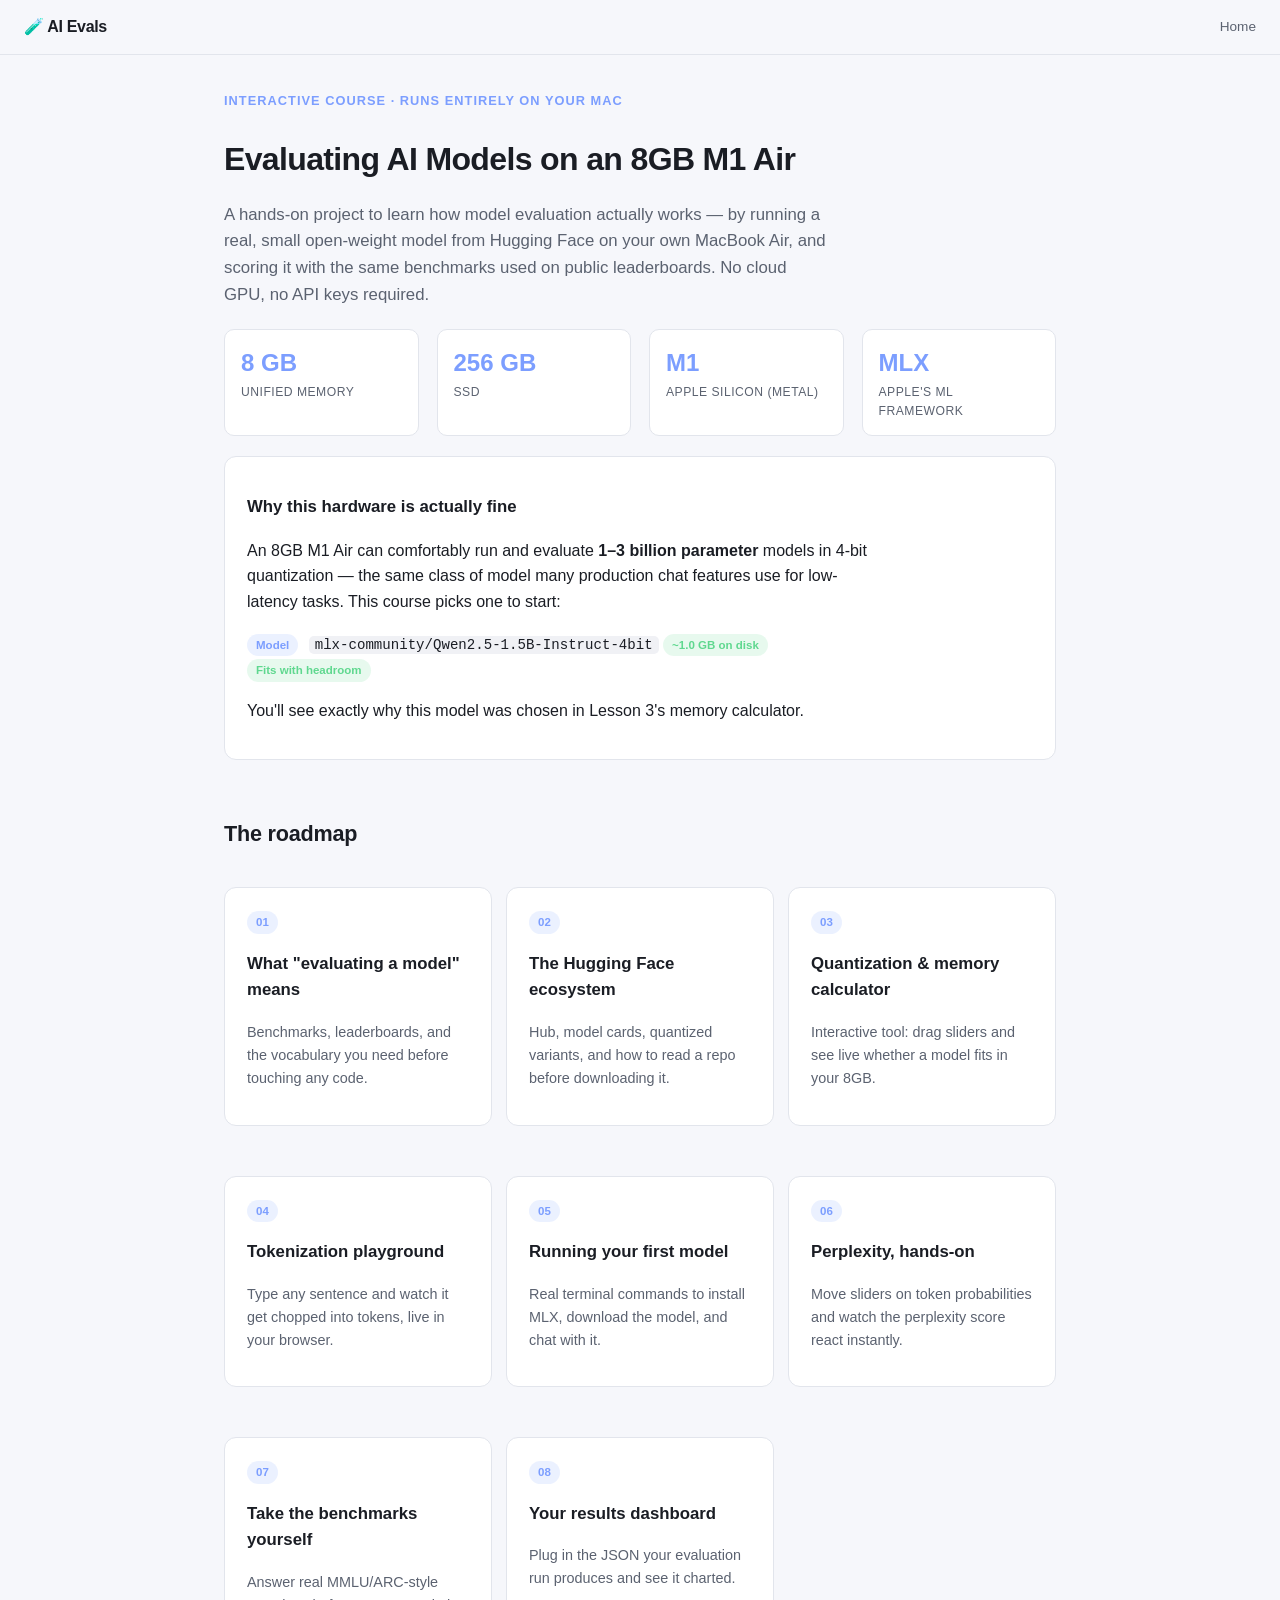
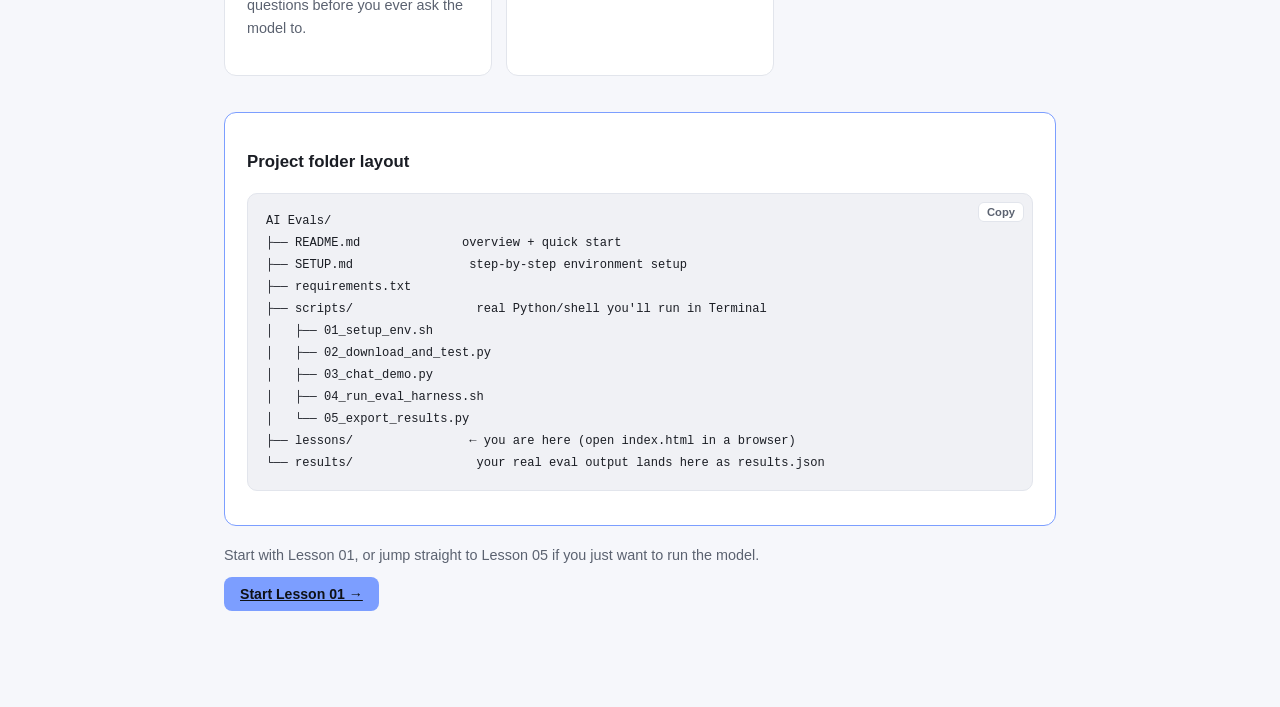
<file: lessons/index.html>
<!DOCTYPE html>
<html lang="en">
<head>
<meta charset="UTF-8">
<meta name="viewport" content="width=device-width, initial-scale=1.0">
<title>AI Evals — Evaluating Language Models on a MacBook Air M1 (8GB)</title>
<link rel="stylesheet" href="css/style.css">
</head>
<body>
<div class="topbar">
  <a class="brand" href="index.html">🧪 AI Evals</a>
  <span class="crumbs">Home</span>
</div>
<div class="wrap">
  <span class="kicker">Interactive course · runs entirely on your Mac</span>
  <h1>Evaluating AI Models on an 8GB M1 Air</h1>
  <p class="lede">
    A hands-on project to learn how model evaluation actually works — by running a real,
    small open-weight model from Hugging Face on your own MacBook Air, and scoring it with
    the same benchmarks used on public leaderboards. No cloud GPU, no API keys required.
  </p>

  <div class="hw-strip">
    <div class="stat"><div class="n">8 GB</div><div class="l">Unified memory</div></div>
    <div class="stat"><div class="n">256 GB</div><div class="l">SSD</div></div>
    <div class="stat"><div class="n">M1</div><div class="l">Apple Silicon (Metal)</div></div>
    <div class="stat"><div class="n">MLX</div><div class="l">Apple's ML framework</div></div>
  </div>

  <div class="card">
    <h3>Why this hardware is actually fine</h3>
    <p>
      An 8GB M1 Air can comfortably run and evaluate <strong>1–3 billion parameter</strong>
      models in 4-bit quantization — the same class of model many production chat features use
      for low-latency tasks. This course picks one to start:
    </p>
    <p>
      <span class="badge">Model</span> <code>mlx-community/Qwen2.5-1.5B-Instruct-4bit</code>
      <span class="badge good">~1.0 GB on disk</span>
      <span class="badge good">Fits with headroom</span>
    </p>
    <p>You'll see exactly why this model was chosen in Lesson 3's memory calculator.</p>
  </div>

  <h2>The roadmap</h2>
  <div class="grid">
    <a class="card" style="text-decoration:none;color:inherit" href="01-intro-model-evaluation.html">
      <div class="badge">01</div>
      <h3>What "evaluating a model" means</h3>
      <p style="color:var(--text-dim);font-size:0.9rem">Benchmarks, leaderboards, and the vocabulary you need before touching any code.</p>
    </a>
    <a class="card" style="text-decoration:none;color:inherit" href="02-hugging-face-ecosystem.html">
      <div class="badge">02</div>
      <h3>The Hugging Face ecosystem</h3>
      <p style="color:var(--text-dim);font-size:0.9rem">Hub, model cards, quantized variants, and how to read a repo before downloading it.</p>
    </a>
    <a class="card" style="text-decoration:none;color:inherit" href="03-quantization-memory-calculator.html">
      <div class="badge">03</div>
      <h3>Quantization &amp; memory calculator</h3>
      <p style="color:var(--text-dim);font-size:0.9rem">Interactive tool: drag sliders and see live whether a model fits in your 8GB.</p>
    </a>
    <a class="card" style="text-decoration:none;color:inherit" href="04-tokenization-playground.html">
      <div class="badge">04</div>
      <h3>Tokenization playground</h3>
      <p style="color:var(--text-dim);font-size:0.9rem">Type any sentence and watch it get chopped into tokens, live in your browser.</p>
    </a>
    <a class="card" style="text-decoration:none;color:inherit" href="05-running-mlx-model.html">
      <div class="badge">05</div>
      <h3>Running your first model</h3>
      <p style="color:var(--text-dim);font-size:0.9rem">Real terminal commands to install MLX, download the model, and chat with it.</p>
    </a>
    <a class="card" style="text-decoration:none;color:inherit" href="06-perplexity-explained.html">
      <div class="badge">06</div>
      <h3>Perplexity, hands-on</h3>
      <p style="color:var(--text-dim);font-size:0.9rem">Move sliders on token probabilities and watch the perplexity score react instantly.</p>
    </a>
    <a class="card" style="text-decoration:none;color:inherit" href="07-benchmarks-quiz.html">
      <div class="badge">07</div>
      <h3>Take the benchmarks yourself</h3>
      <p style="color:var(--text-dim);font-size:0.9rem">Answer real MMLU/ARC-style questions before you ever ask the model to.</p>
    </a>
    <a class="card" style="text-decoration:none;color:inherit" href="08-results-dashboard.html">
      <div class="badge">08</div>
      <h3>Your results dashboard</h3>
      <p style="color:var(--text-dim);font-size:0.9rem">Plug in the JSON your evaluation run produces and see it charted.</p>
    </a>
  </div>

  <div class="card" style="border-color:var(--accent)">
    <h3>Project folder layout</h3>
    <pre><code>AI Evals/
├── README.md              overview + quick start
├── SETUP.md                step-by-step environment setup
├── requirements.txt
├── scripts/                 real Python/shell you'll run in Terminal
│   ├── 01_setup_env.sh
│   ├── 02_download_and_test.py
│   ├── 03_chat_demo.py
│   ├── 04_run_eval_harness.sh
│   └── 05_export_results.py
├── lessons/                ← you are here (open index.html in a browser)
└── results/                 your real eval output lands here as results.json</code></pre>
  </div>

  <p style="color:var(--text-dim);font-size:0.9rem">
    Start with Lesson 01, or jump straight to Lesson 05 if you just want to run the model.
  </p>
  <a class="btn" href="01-intro-model-evaluation.html">Start Lesson 01 →</a>
</div>
<script src="js/common.js"></script>
</body>
</html>
</file>
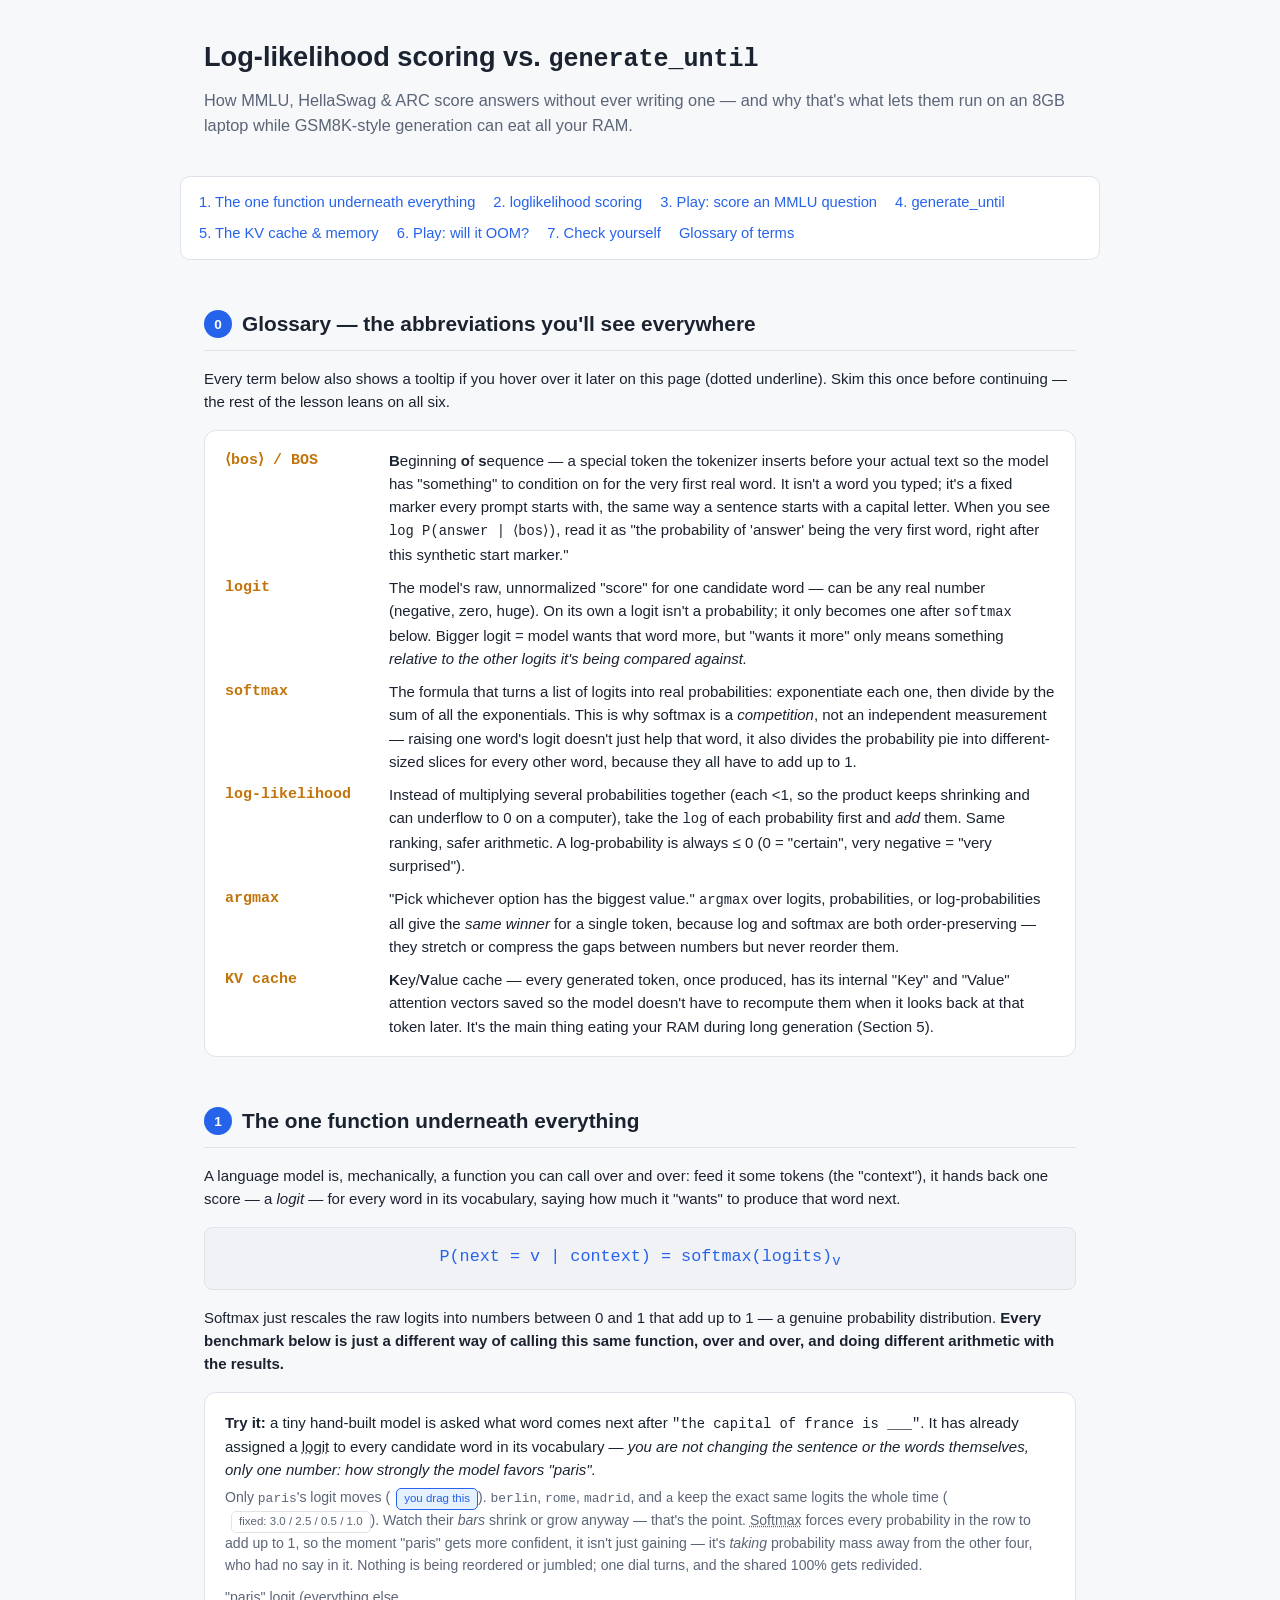
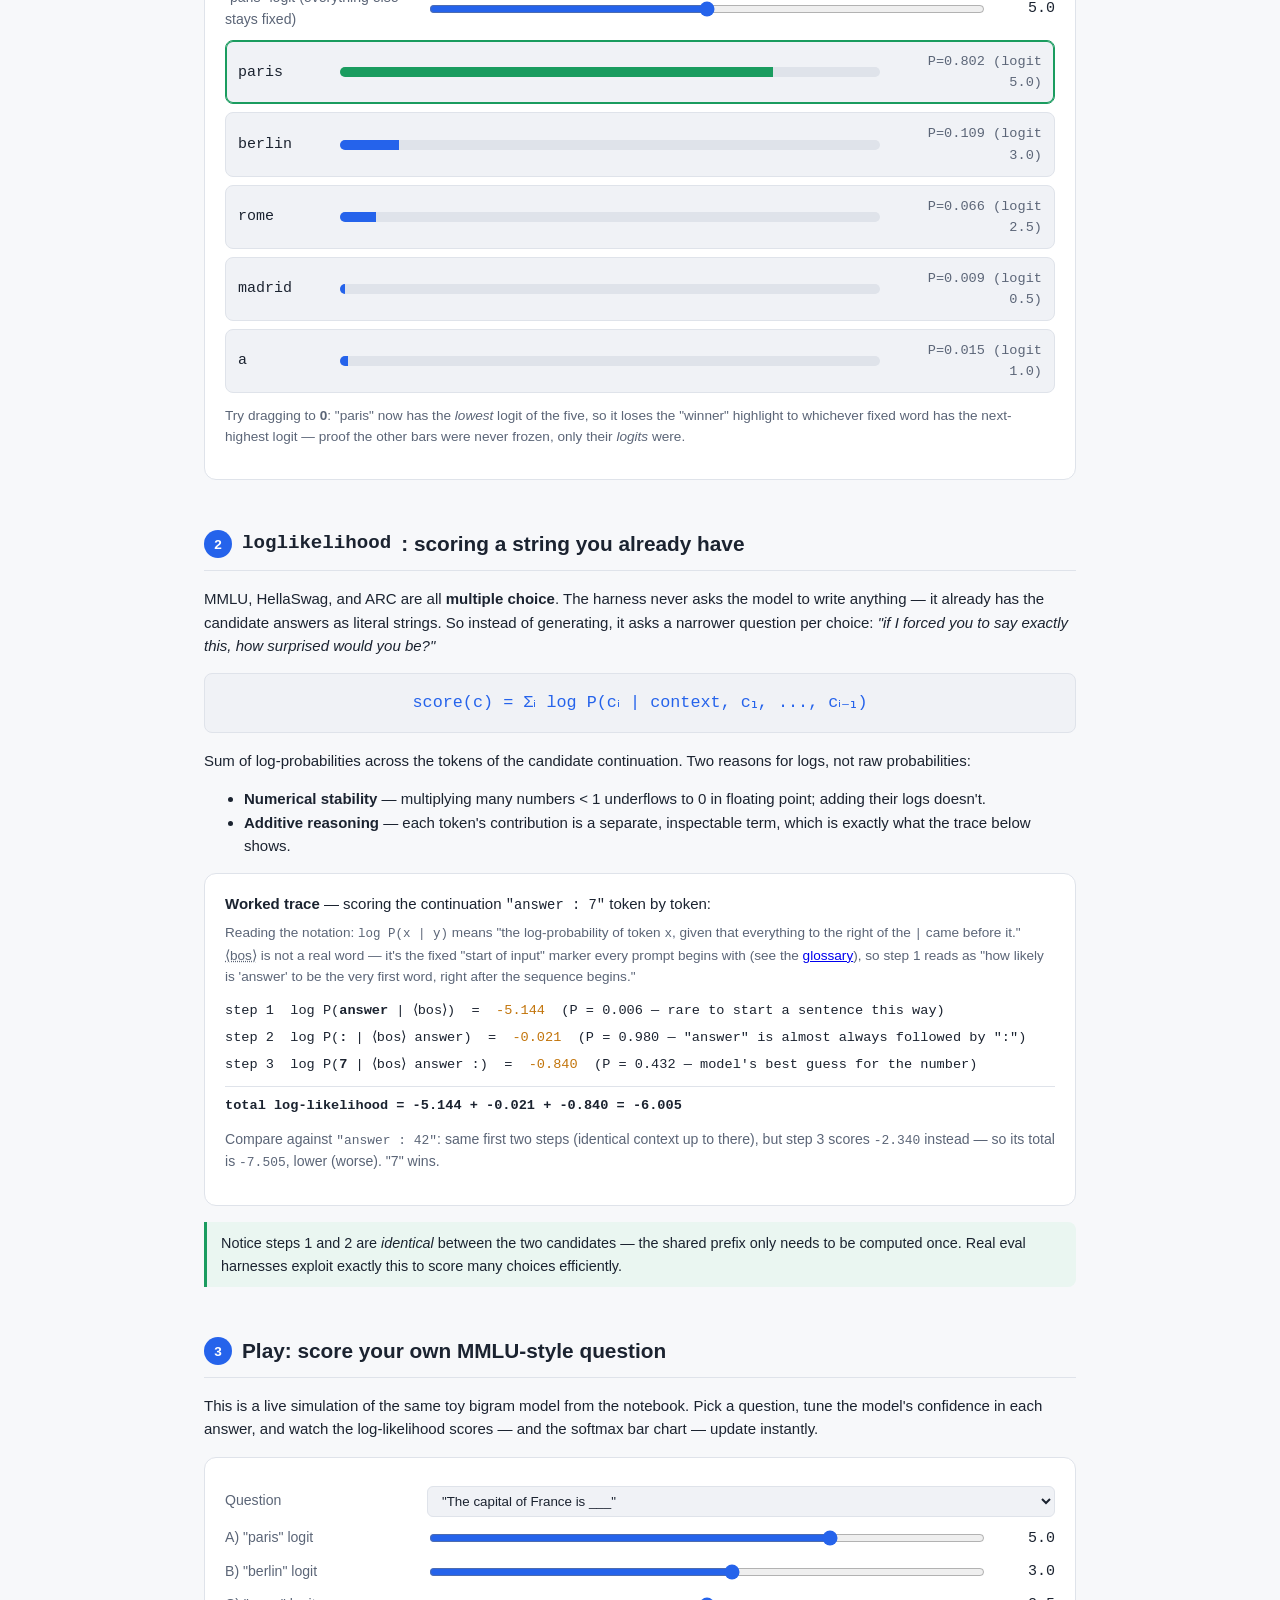
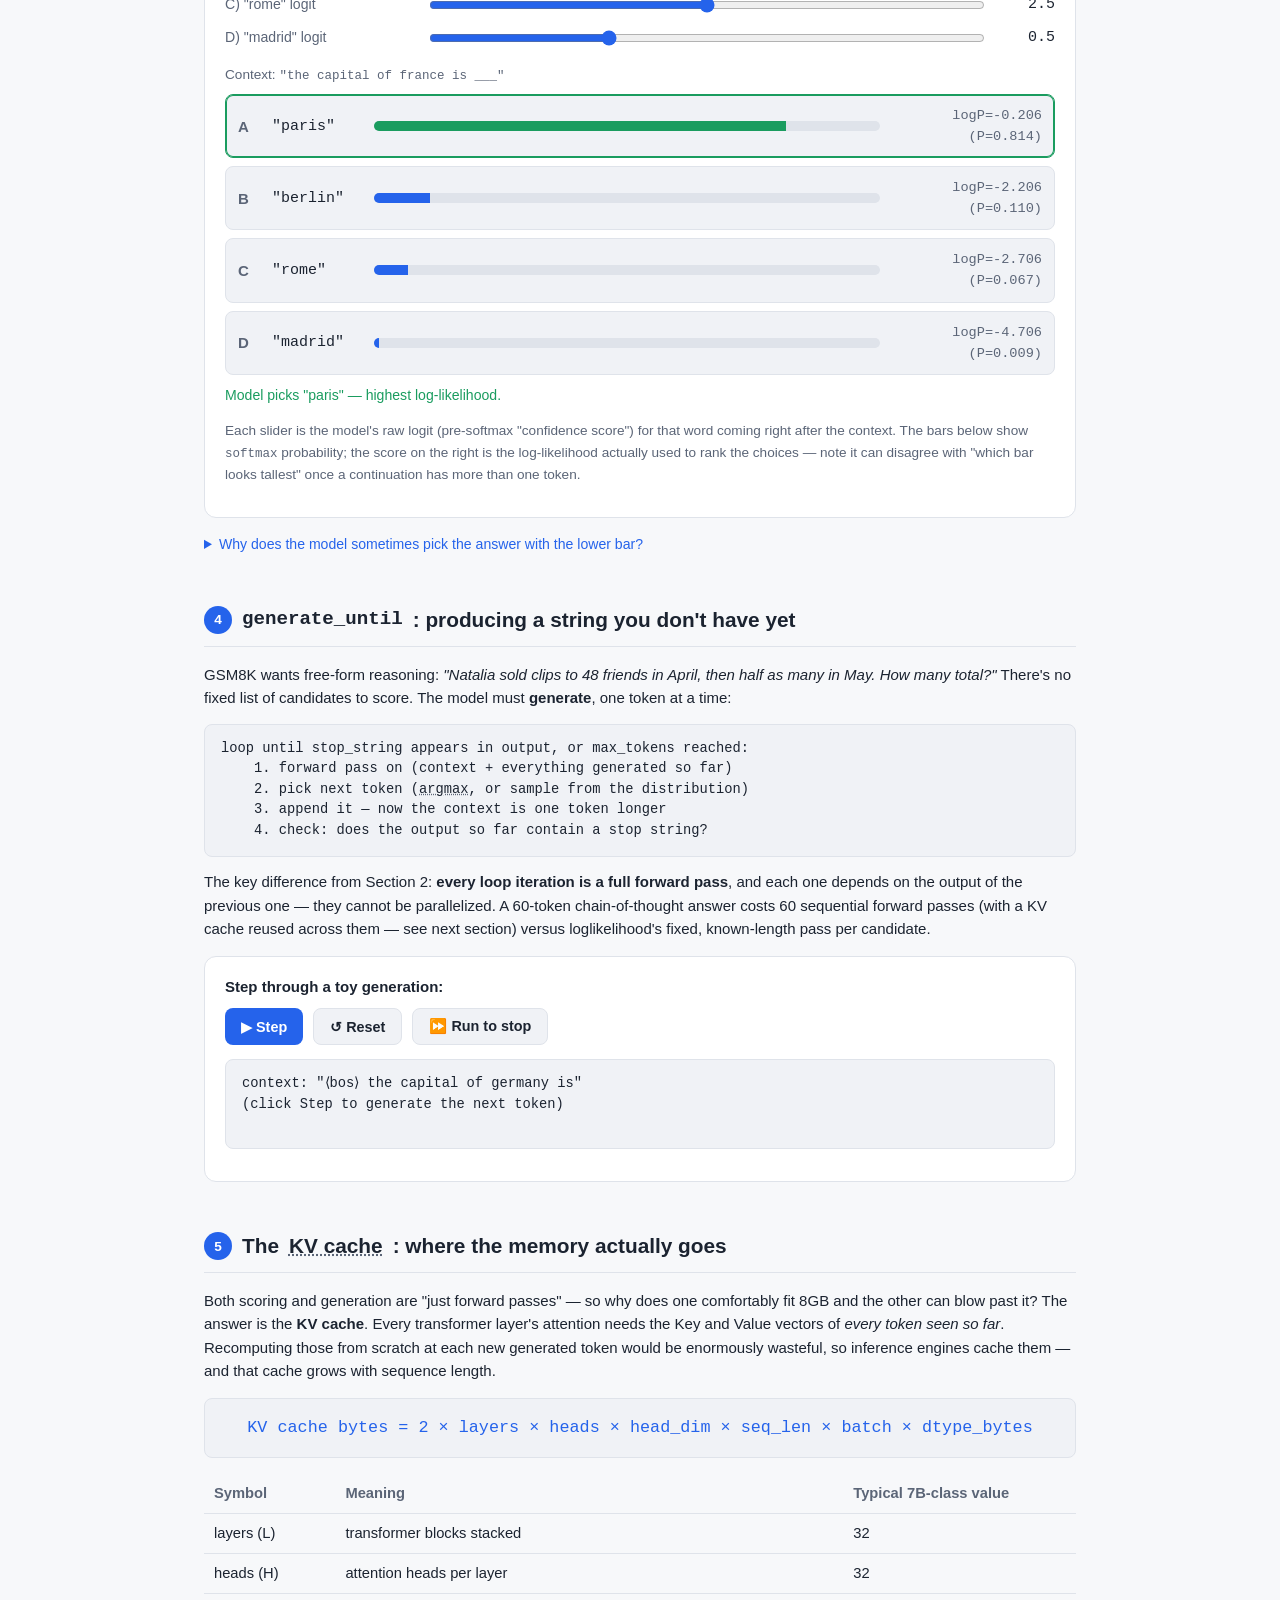
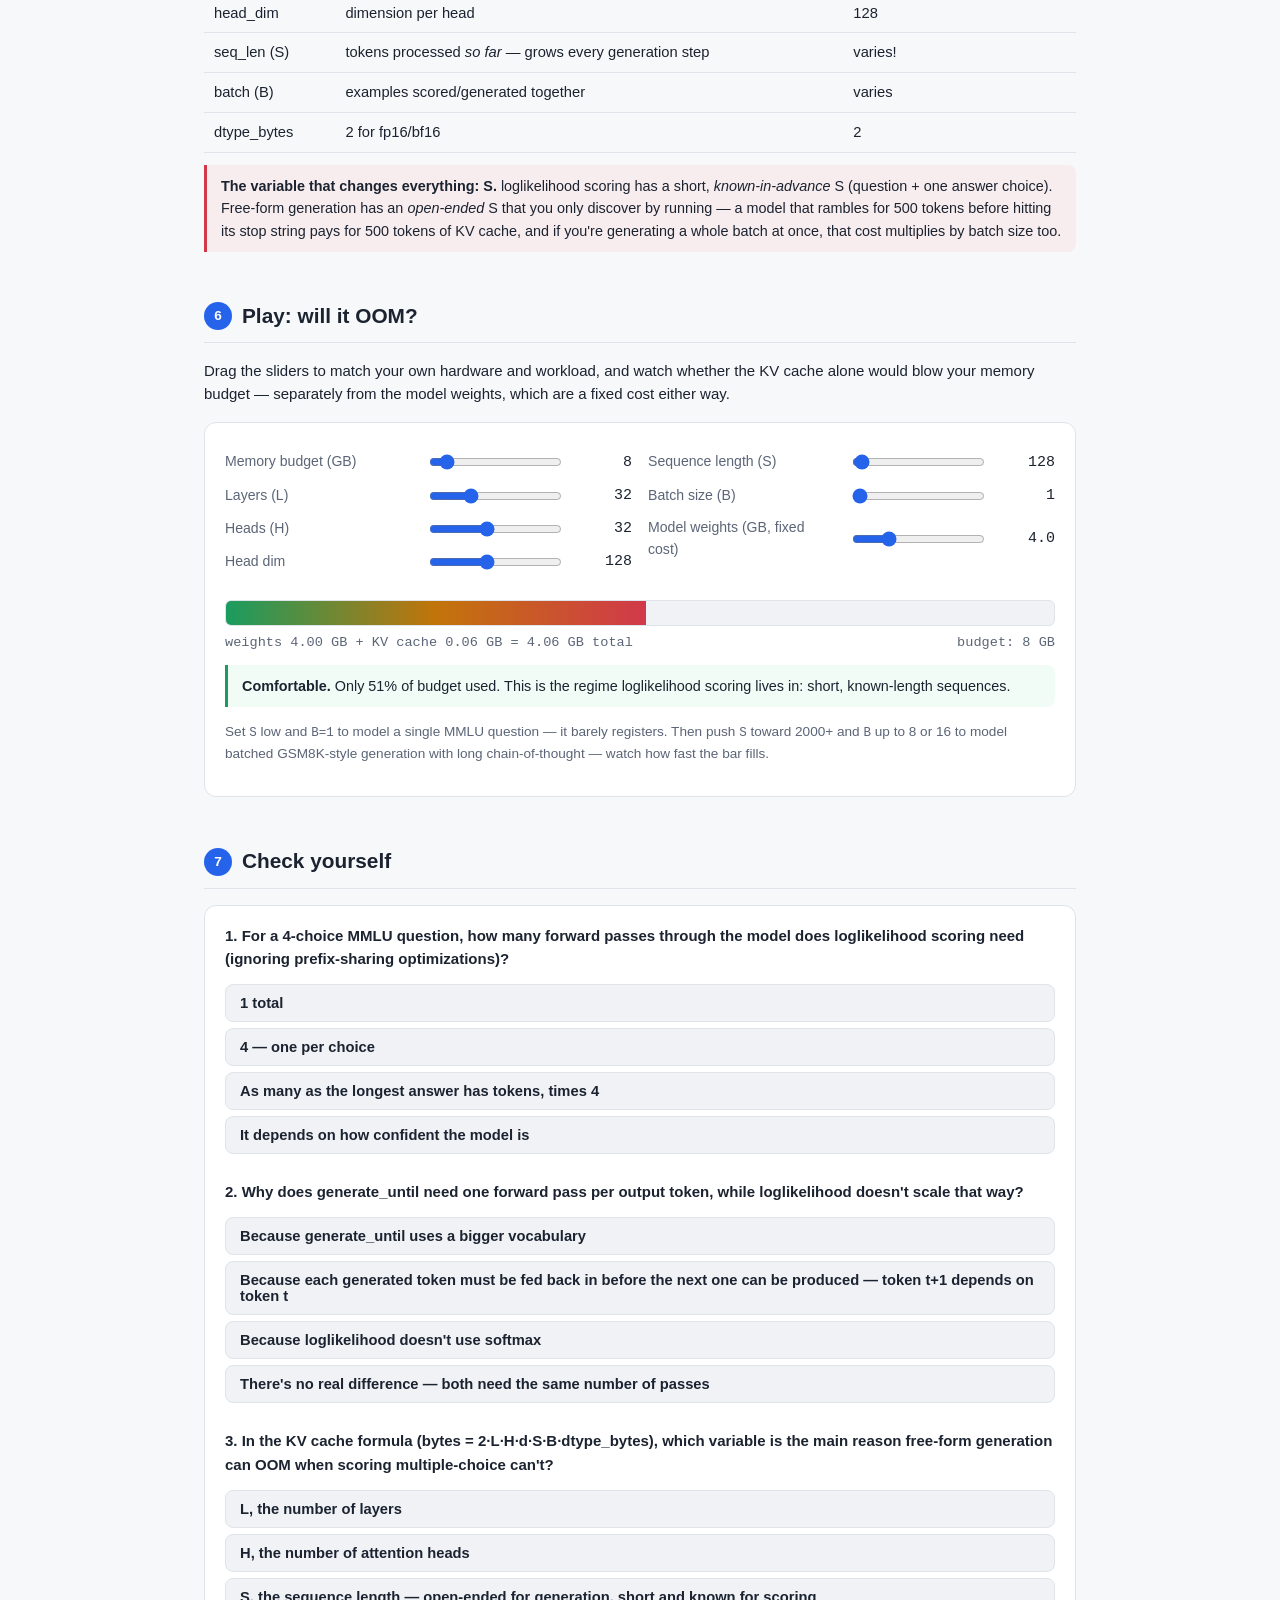
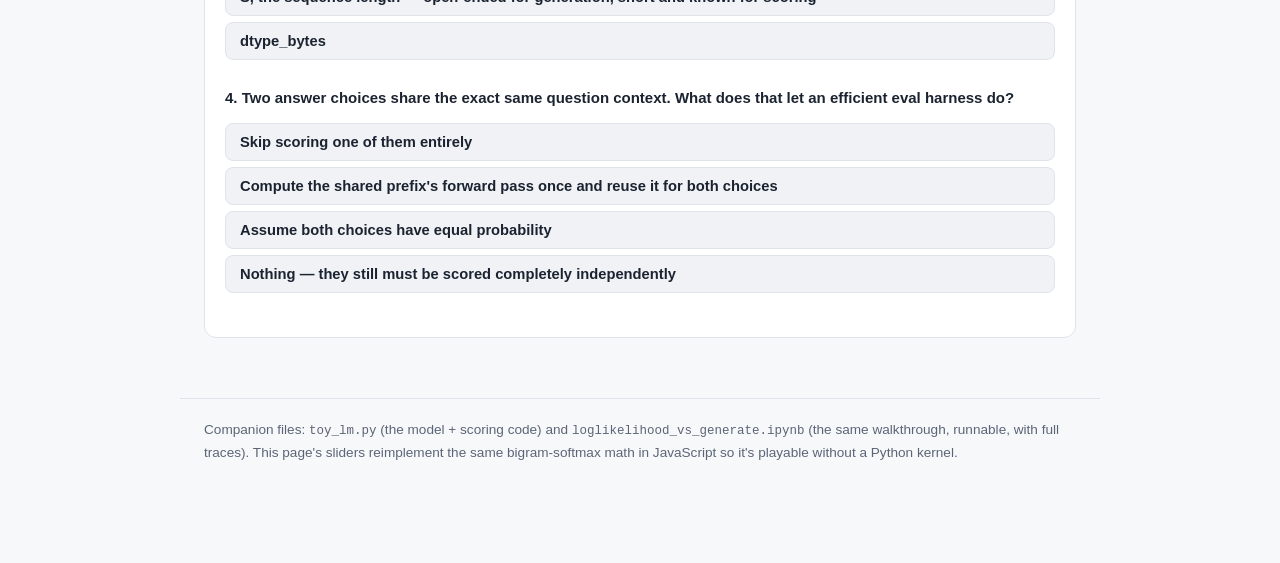
<file: Day2-loglikelihood-code/lesson.html>
<!doctype html>
<html lang="en">
<head>
<meta charset="utf-8"/>
<meta name="viewport" content="width=device-width, initial-scale=1"/>
<title>Log-likelihood scoring vs. generate_until</title>
<style>
  :root{
    --bg:#0e1116; --panel:#161b22; --panel2:#1c2230; --border:#2a3040;
    --text:#e6edf3; --muted:#9aa7b8; --accent:#5aa0ff; --accent2:#ffb454;
    --good:#4fd18b; --bad:#ff6b6b; --mono:'SFMono-Regular',Consolas,'Liberation Mono',Menlo,monospace;
  }
  @media (prefers-color-scheme: light){
    :root{ --bg:#f7f8fa; --panel:#ffffff; --panel2:#f0f2f6; --border:#dfe3ea;
      --text:#1b2330; --muted:#5b6577; --accent:#2563eb; --accent2:#c2740a;
      --good:#1a9c5f; --bad:#d1394a; }
  }
  *{box-sizing:border-box;}
  body{
    margin:0; background:var(--bg); color:var(--text);
    font:15px/1.55 -apple-system,BlinkMacSystemFont,"Segoe UI",Roboto,Helvetica,Arial,sans-serif;
    padding-bottom:80px;
  }
  header{
    padding:36px 24px 20px; max-width:920px; margin:0 auto;
  }
  header h1{ font-size:1.7rem; margin:0 0 8px; }
  header p.sub{ color:var(--muted); margin:0; font-size:1.02rem; }
  nav.toc{
    max-width:920px; margin:18px auto 0; padding:14px 18px; background:var(--panel);
    border:1px solid var(--border); border-radius:10px; display:flex; flex-wrap:wrap; gap:8px 18px;
  }
  nav.toc a{ color:var(--accent); text-decoration:none; font-size:.92rem; }
  nav.toc a:hover{ text-decoration:underline; }
  main{ max-width:920px; margin:0 auto; padding:0 24px; }
  section{ margin-top:48px; }
  section h2{
    font-size:1.3rem; border-bottom:1px solid var(--border); padding-bottom:10px; margin-bottom:16px;
    display:flex; align-items:center; gap:10px;
  }
  section h2 .num{
    display:inline-flex; align-items:center; justify-content:center;
    width:28px; height:28px; border-radius:50%; background:var(--accent); color:#fff;
    font-size:.85rem; font-weight:700; flex:none;
  }
  p{ margin:0 0 14px; }
  .card{
    background:var(--panel); border:1px solid var(--border); border-radius:12px;
    padding:18px 20px; margin:16px 0;
  }
  .grid2{ display:grid; grid-template-columns:1fr 1fr; gap:16px; }
  @media (max-width:720px){ .grid2{ grid-template-columns:1fr; } }
  code, .mono{ font-family:var(--mono); font-size:.92em; }
  pre{
    background:var(--panel2); border:1px solid var(--border); border-radius:8px;
    padding:14px 16px; overflow-x:auto; font-family:var(--mono); font-size:.86rem; line-height:1.5;
  }
  .formula{
    background:var(--panel2); border:1px solid var(--border); border-radius:8px;
    padding:16px 18px; text-align:center; font-family:var(--mono); font-size:1.05rem;
    margin:16px 0; color:var(--accent);
  }
  table{ width:100%; border-collapse:collapse; margin:12px 0; font-size:.92rem; }
  th,td{ text-align:left; padding:8px 10px; border-bottom:1px solid var(--border); }
  th{ color:var(--muted); font-weight:600; }
  .pill{
    display:inline-block; padding:2px 9px; border-radius:999px; font-size:.75rem;
    background:var(--panel2); border:1px solid var(--border); color:var(--muted);
  }
  .choice-row{
    display:flex; align-items:center; gap:12px; padding:10px 12px; border-radius:8px;
    background:var(--panel2); margin:8px 0; border:1px solid var(--border);
  }
  .choice-row.winner{ border-color:var(--good); box-shadow:0 0 0 1px var(--good) inset; }
  .choice-label{ width:22px; font-weight:700; color:var(--muted); flex:none; }
  .choice-word{ width:90px; font-family:var(--mono); flex:none; }
  .bar-track{ flex:1; height:10px; background:var(--border); border-radius:6px; overflow:hidden; }
  .bar-fill{ height:100%; background:var(--accent); transition:width .25s ease; }
  .winner .bar-fill{ background:var(--good); }
  .choice-score{ width:150px; text-align:right; font-family:var(--mono); font-size:.85rem; color:var(--muted); flex:none; }
  input[type=range]{ width:100%; accent-color:var(--accent); }
  .slider-row{ display:flex; align-items:center; gap:12px; margin:10px 0; }
  .slider-row label{ width:190px; flex:none; font-size:.88rem; color:var(--muted); }
  .slider-row .val{ width:56px; text-align:right; font-family:var(--mono); flex:none; }
  button{
    background:var(--accent); color:#fff; border:none; border-radius:8px; padding:9px 16px;
    font-size:.9rem; font-weight:600; cursor:pointer;
  }
  button.secondary{ background:var(--panel2); color:var(--text); border:1px solid var(--border); }
  button:hover{ filter:brightness(1.08); }
  .trace-line{ font-family:var(--mono); font-size:.85rem; padding:3px 0; }
  .trace-line .lp{ color:var(--accent2); }
  .warn{
    border-left:3px solid var(--bad); background:rgba(255,107,107,.08); padding:10px 14px; border-radius:0 8px 8px 0;
    font-size:.9rem; margin:12px 0;
  }
  .ok{
    border-left:3px solid var(--good); background:rgba(79,209,139,.08); padding:10px 14px; border-radius:0 8px 8px 0;
    font-size:.9rem; margin:12px 0;
  }
  .memory-bar-outer{ height:26px; background:var(--panel2); border:1px solid var(--border); border-radius:6px; overflow:hidden; position:relative; margin:6px 0; }
  .memory-bar-inner{ height:100%; background:linear-gradient(90deg,var(--good),var(--accent2),var(--bad)); transition:width .2s; }
  .memory-budget-line{ position:absolute; top:0; bottom:0; width:2px; background:var(--text); }
  .memory-readout{ display:flex; justify-content:space-between; font-family:var(--mono); font-size:.85rem; margin-top:4px; color:var(--muted); }
  .foot-nav{ display:flex; justify-content:space-between; margin-top:14px; }
  .foot-nav a{ color:var(--muted); font-size:.85rem; text-decoration:none; }
  .foot-nav a:hover{ color:var(--accent); }
  details.hint{ margin:10px 0; }
  details.hint summary{ cursor:pointer; color:var(--accent); font-size:.88rem; }
  .kbd{ font-family:var(--mono); background:var(--panel2); border:1px solid var(--border); border-radius:4px; padding:1px 6px; font-size:.82em; }
  footer{ max-width:920px; margin:60px auto 0; padding:20px 24px; color:var(--muted); font-size:.85rem; border-top:1px solid var(--border); }
  .quiz-opt{
    display:block; width:100%; text-align:left; background:var(--panel2); border:1px solid var(--border);
    color:var(--text); padding:10px 14px; border-radius:8px; margin:6px 0; cursor:pointer; font-size:.92rem;
  }
  .quiz-opt:hover{ border-color:var(--accent); }
  .quiz-opt.correct{ border-color:var(--good); background:rgba(79,209,139,.12); }
  .quiz-opt.incorrect{ border-color:var(--bad); background:rgba(255,107,107,.12); }
  .quiz-feedback{ margin-top:8px; font-size:.88rem; }
  .progress-track{ position:fixed; top:0; left:0; height:3px; background:var(--accent); z-index:50; transition:width .1s; }
  abbr{ text-decoration:underline dotted var(--muted); cursor:help; }
  .glossary{ display:grid; grid-template-columns:1fr; gap:10px; }
  .glossary .term{ display:grid; grid-template-columns:150px 1fr; gap:14px; align-items:start; }
  @media (max-width:600px){ .glossary .term{ grid-template-columns:1fr; } }
  .glossary .term .name{ font-family:var(--mono); font-weight:700; color:var(--accent2); }
  .fixed-tag{ display:inline-block; padding:1px 7px; border-radius:5px; font-size:.72rem; background:var(--panel); border:1px solid var(--border); color:var(--muted); margin-left:6px; }
  .drag-tag{ display:inline-block; padding:1px 7px; border-radius:5px; font-size:.72rem; background:rgba(90,160,255,.15); border:1px solid var(--accent); color:var(--accent); margin-left:6px; }
</style>
</head>
<body>
<div class="progress-track" id="progressTrack" style="width:0%"></div>

<header>
  <h1>Log-likelihood scoring vs. <code>generate_until</code></h1>
  <p class="sub">How MMLU, HellaSwag &amp; ARC score answers without ever writing one — and why that's what lets them run on an 8GB laptop while GSM8K-style generation can eat all your RAM.</p>
</header>

<nav class="toc">
  <a href="#sec1">1. The one function underneath everything</a>
  <a href="#sec2">2. loglikelihood scoring</a>
  <a href="#sec3">3. Play: score an MMLU question</a>
  <a href="#sec4">4. generate_until</a>
  <a href="#sec5">5. The KV cache & memory</a>
  <a href="#sec6">6. Play: will it OOM?</a>
  <a href="#sec7">7. Check yourself</a>
  <a href="#glossary">Glossary of terms</a>
</nav>

<main>

<section id="glossary">
  <h2><span class="num">0</span>Glossary — the abbreviations you'll see everywhere</h2>
  <p>Every term below also shows a tooltip if you hover over it later on this page (dotted underline). Skim this once before continuing — the rest of the lesson leans on all six.</p>
  <div class="card glossary">
    <div class="term"><span class="name">⟨bos⟩ / BOS</span><span><strong>B</strong>eginning <strong>o</strong>f <strong>s</strong>equence — a special token the tokenizer inserts before your actual text so the model has "something" to condition on for the very first real word. It isn't a word you typed; it's a fixed marker every prompt starts with, the same way a sentence starts with a capital letter. When you see <span class="mono">log P(answer | ⟨bos⟩)</span>, read it as "the probability of 'answer' being the very first word, right after this synthetic start marker."</span></div>
    <div class="term"><span class="name">logit</span><span>The model's raw, unnormalized "score" for one candidate word — can be any real number (negative, zero, huge). On its own a logit isn't a probability; it only becomes one after <span class="mono">softmax</span> below. Bigger logit = model wants that word more, but "wants it more" only means something <em>relative to the other logits it's being compared against.</em></span></div>
    <div class="term"><span class="name">softmax</span><span>The formula that turns a list of logits into real probabilities: exponentiate each one, then divide by the sum of all the exponentials. This is why softmax is a <em>competition</em>, not an independent measurement — raising one word's logit doesn't just help that word, it also divides the probability pie into different-sized slices for every other word, because they all have to add up to 1.</span></div>
    <div class="term"><span class="name">log-likelihood</span><span>Instead of multiplying several probabilities together (each &lt;1, so the product keeps shrinking and can underflow to 0 on a computer), take the <span class="mono">log</span> of each probability first and <em>add</em> them. Same ranking, safer arithmetic. A log-probability is always ≤ 0 (0 = "certain", very negative = "very surprised").</span></div>
    <div class="term"><span class="name">argmax</span><span>"Pick whichever option has the biggest value." <span class="mono">argmax</span> over logits, probabilities, or log-probabilities all give the <em>same winner</em> for a single token, because log and softmax are both order-preserving — they stretch or compress the gaps between numbers but never reorder them.</span></div>
    <div class="term"><span class="name">KV cache</span><span><strong>K</strong>ey/<strong>V</strong>alue cache — every generated token, once produced, has its internal "Key" and "Value" attention vectors saved so the model doesn't have to recompute them when it looks back at that token later. It's the main thing eating your RAM during long generation (Section 5).</span></div>
  </div>
</section>

<section id="sec1">
  <h2><span class="num">1</span>The one function underneath everything</h2>
  <p>A language model is, mechanically, a function you can call over and over:
  feed it some tokens (the "context"), it hands back one score — a <em>logit</em> —
  for every word in its vocabulary, saying how much it "wants" to produce that word next.</p>
  <div class="formula">P(next = v | context) = softmax(logits)<sub>v</sub></div>
  <p>Softmax just rescales the raw logits into numbers between 0 and 1 that add up to 1 — a genuine probability distribution.
  <strong>Every benchmark below is just a different way of calling this same function, over and over, and doing different arithmetic with the results.</strong></p>

  <div class="card">
    <p style="margin-bottom:6px"><strong>Try it:</strong> a tiny hand-built model is asked what word comes next after
    <span class="mono">"the capital of france is ___"</span>. It has already assigned a <abbr title="raw, unnormalized score">logit</abbr>
    to every candidate word in its vocabulary — <em>you are not changing the sentence or the words themselves,
    only one number: how strongly the model favors "paris".</em></p>
    <p style="margin-bottom:10px; color:var(--muted); font-size:.88rem;">
      Only <span class="mono">paris</span>'s logit moves (<span class="drag-tag">you drag this</span>).
      <span class="mono">berlin</span>, <span class="mono">rome</span>, <span class="mono">madrid</span>, and <span class="mono">a</span>
      keep the exact same logits the whole time (<span class="fixed-tag">fixed: 3.0 / 2.5 / 0.5 / 1.0</span>).
      Watch their <em>bars</em> shrink or grow anyway — that's the point. <abbr title="Turns a list of logits into probabilities that sum to 1">Softmax</abbr>
      forces every probability in the row to add up to 1, so the moment "paris" gets more confident, it isn't just gaining —
      it's <em>taking</em> probability mass away from the other four, who had no say in it. Nothing is being reordered or jumbled;
      one dial turns, and the shared 100% gets redivided.</p>
    <div class="slider-row">
      <label for="confSlider">"paris" logit (everything else stays fixed)</label>
      <input type="range" id="confSlider" min="0" max="10" step="0.5" value="5">
      <span class="val" id="confVal">5.0</span>
    </div>
    <div id="distBars"></div>
    <p style="margin-top:12px; color:var(--muted); font-size:.85rem;">Try dragging to <strong>0</strong>: "paris" now has the <em>lowest</em> logit of the five, so it loses the "winner" highlight to whichever fixed word has the next-highest logit — proof the other bars were never frozen, only their <em>logits</em> were.</p>
  </div>
</section>

<section id="sec2">
  <h2><span class="num">2</span><code>loglikelihood</code>: scoring a string you already have</h2>
  <p>MMLU, HellaSwag, and ARC are all <strong>multiple choice</strong>. The harness never asks the model to write anything —
  it already has the candidate answers as literal strings. So instead of generating, it asks a narrower question per choice:
  <em>"if I forced you to say exactly this, how surprised would you be?"</em></p>

  <div class="formula">score(c) = Σᵢ log P(cᵢ | context, c₁, ..., cᵢ₋₁)</div>

  <p>Sum of log-probabilities across the tokens of the candidate continuation. Two reasons for logs, not raw probabilities:</p>
  <ul>
    <li><strong>Numerical stability</strong> — multiplying many numbers &lt; 1 underflows to 0 in floating point; adding their logs doesn't.</li>
    <li><strong>Additive reasoning</strong> — each token's contribution is a separate, inspectable term, which is exactly what the trace below shows.</li>
  </ul>

  <div class="card">
    <p style="margin-bottom:6px"><strong>Worked trace</strong> — scoring the continuation <span class="mono">"answer : 7"</span> token by token:</p>
    <p style="margin-bottom:10px; color:var(--muted); font-size:.85rem;">Reading the notation: <span class="mono">log P(x | y)</span> means "the log-probability of token <span class="mono">x</span>, given that everything to the right of the <span class="mono">|</span> came before it." <abbr title="Beginning-of-sequence marker inserted by the tokenizer before your real text">⟨bos⟩</abbr> is not a real word — it's the fixed "start of input" marker every prompt begins with (see the <a href="#glossary">glossary</a>), so step 1 reads as "how likely is 'answer' to be the very first word, right after the sequence begins."</p>
    <div class="trace-line">step 1 &nbsp;log P(<b>answer</b> | ⟨bos⟩) &nbsp;=&nbsp; <span class="lp">-5.144</span> &nbsp;(P = 0.006 — rare to start a sentence this way)</div>
    <div class="trace-line">step 2 &nbsp;log P(<b>:</b> | ⟨bos⟩ answer) &nbsp;=&nbsp; <span class="lp">-0.021</span> &nbsp;(P = 0.980 — "answer" is almost always followed by ":")</div>
    <div class="trace-line">step 3 &nbsp;log P(<b>7</b> | ⟨bos⟩ answer :) &nbsp;=&nbsp; <span class="lp">-0.840</span> &nbsp;(P = 0.432 — model's best guess for the number)</div>
    <div class="trace-line" style="margin-top:8px; border-top:1px solid var(--border); padding-top:8px;">
      <b>total log-likelihood = -5.144 + -0.021 + -0.840 = -6.005</b>
    </div>
    <p style="margin-top:10px; color:var(--muted); font-size:.88rem;">Compare against <span class="mono">"answer : 42"</span>: same first two steps (identical context up to there), but step 3 scores <span class="mono">-2.340</span> instead — so its total is <span class="mono">-7.505</span>, lower (worse). "7" wins.</p>
  </div>

  <div class="ok">Notice steps 1 and 2 are <em>identical</em> between the two candidates — the shared prefix only needs to be computed once. Real eval harnesses exploit exactly this to score many choices efficiently.</div>
</section>

<section id="sec3">
  <h2><span class="num">3</span>Play: score your own MMLU-style question</h2>
  <p>This is a live simulation of the same toy bigram model from the notebook. Pick a question, tune the model's confidence in each answer, and watch the log-likelihood scores — and the softmax bar chart — update instantly.</p>

  <div class="card">
    <div class="slider-row"><label>Question</label>
      <select id="qSelect" style="flex:1;background:var(--panel2);color:var(--text);border:1px solid var(--border);border-radius:6px;padding:6px 10px;">
        <option value="capital">"The capital of France is ___"</option>
        <option value="math">"answer : ___" (what's 5 + 2?)</option>
      </select>
    </div>
    <div id="choiceSliders"></div>
    <div id="choiceResults" style="margin-top:14px;"></div>
    <p style="margin-top:12px; color:var(--muted); font-size:.85rem;">Each slider is the model's raw logit (pre-softmax "confidence score") for that word coming right after the context. The bars below show <span class="mono">softmax</span> probability; the score on the right is the log-likelihood actually used to rank the choices — note it can disagree with "which bar looks tallest" once a continuation has more than one token.</p>
  </div>

  <details class="hint">
    <summary>Why does the model sometimes pick the answer with the lower bar?</summary>
    <p>It never does for single-token answers — probability and log-probability rank identically since log is monotonic. But once continuations differ in <em>length</em> or in <em>multiple</em> tokens, you're comparing sums of several log-probs, and a short confident answer can beat a long, hesitant one even if a naive "look at the first token" comparison suggests otherwise. Try the math question above and lengthen one option conceptually by imagining a 2-token wrong answer like "twelve" (two tokens in a real tokenizer) against a 1-token right answer — the extra token is one more chance to lose probability mass.</p>
  </details>
</section>

<section id="sec4">
  <h2><span class="num">4</span><code>generate_until</code>: producing a string you don't have yet</h2>
  <p>GSM8K wants free-form reasoning: <em>"Natalia sold clips to 48 friends in April, then half as many in May. How many total?"</em>
  There's no fixed list of candidates to score. The model must <strong>generate</strong>, one token at a time:</p>

  <pre>loop until stop_string appears in output, or max_tokens reached:
    1. forward pass on (context + everything generated so far)
    2. pick next token (<abbr title="pick whichever option has the highest score">argmax</abbr>, or sample from the distribution)
    3. append it — now the context is one token longer
    4. check: does the output so far contain a stop string?</pre>

  <p>The key difference from Section 2: <strong>every loop iteration is a full forward pass</strong>, and each one depends on the output of the previous one — they cannot be parallelized. A 60-token chain-of-thought answer costs 60 sequential forward passes (with a KV cache reused across them — see next section) versus loglikelihood's fixed, known-length pass per candidate.</p>

  <div class="card">
    <p style="margin-bottom:10px;"><strong>Step through a toy generation:</strong></p>
    <div style="display:flex; gap:10px; margin-bottom:10px;">
      <button id="genStepBtn">▶ Step</button>
      <button id="genResetBtn" class="secondary">↺ Reset</button>
      <button id="genRunBtn" class="secondary">⏩ Run to stop</button>
    </div>
    <pre id="genOutput" style="min-height:90px;">context: "⟨bos⟩ the capital of germany is"
(click Step to generate the next token)</pre>
  </div>
</section>

<section id="sec5">
  <h2><span class="num">5</span>The <abbr title="Key/Value cache — saved attention vectors for every token seen so far">KV cache</abbr>: where the memory actually goes</h2>
  <p>Both scoring and generation are "just forward passes" — so why does one comfortably fit 8GB and the other can blow past it?
  The answer is the <strong>KV cache</strong>. Every transformer layer's attention needs the Key and Value vectors of
  <em>every token seen so far</em>. Recomputing those from scratch at each new generated token would be enormously wasteful,
  so inference engines cache them — and that cache grows with sequence length.</p>

  <div class="formula">KV cache bytes = 2 × layers × heads × head_dim × seq_len × batch × dtype_bytes</div>

  <table>
    <tr><th>Symbol</th><th>Meaning</th><th>Typical 7B-class value</th></tr>
    <tr><td>layers (L)</td><td>transformer blocks stacked</td><td>32</td></tr>
    <tr><td>heads (H)</td><td>attention heads per layer</td><td>32</td></tr>
    <tr><td>head_dim</td><td>dimension per head</td><td>128</td></tr>
    <tr><td>seq_len (S)</td><td>tokens processed <em>so far</em> — grows every generation step</td><td>varies!</td></tr>
    <tr><td>batch (B)</td><td>examples scored/generated together</td><td>varies</td></tr>
    <tr><td>dtype_bytes</td><td>2 for fp16/bf16</td><td>2</td></tr>
  </table>

  <div class="warn"><strong>The variable that changes everything: S.</strong> loglikelihood scoring has a short, <em>known-in-advance</em> S (question + one answer choice). Free-form generation has an <em>open-ended</em> S that you only discover by running — a model that rambles for 500 tokens before hitting its stop string pays for 500 tokens of KV cache, and if you're generating a whole batch at once, that cost multiplies by batch size too.</div>
</section>

<section id="sec6">
  <h2><span class="num">6</span>Play: will it OOM?</h2>
  <p>Drag the sliders to match your own hardware and workload, and watch whether the KV cache alone would blow your memory budget — separately from the model weights, which are a fixed cost either way.</p>

  <div class="card">
    <div class="grid2">
      <div>
        <div class="slider-row"><label for="memBudget">Memory budget (GB)</label><input type="range" id="memBudget" min="1" max="80" step="1" value="8"><span class="val" id="memBudgetVal">8</span></div>
        <div class="slider-row"><label for="memLayers">Layers (L)</label><input type="range" id="memLayers" min="12" max="80" step="1" value="32"><span class="val" id="memLayersVal">32</span></div>
        <div class="slider-row"><label for="memHeads">Heads (H)</label><input type="range" id="memHeads" min="8" max="64" step="1" value="32"><span class="val" id="memHeadsVal">32</span></div>
        <div class="slider-row"><label for="memHeadDim">Head dim</label><input type="range" id="memHeadDim" min="32" max="256" step="8" value="128"><span class="val" id="memHeadDimVal">128</span></div>
      </div>
      <div>
        <div class="slider-row"><label for="memSeq">Sequence length (S)</label><input type="range" id="memSeq" min="4" max="8192" step="4" value="128"><span class="val" id="memSeqVal">128</span></div>
        <div class="slider-row"><label for="memBatch">Batch size (B)</label><input type="range" id="memBatch" min="1" max="64" step="1" value="1"><span class="val" id="memBatchVal">1</span></div>
        <div class="slider-row"><label for="memWeightsGb">Model weights (GB, fixed cost)</label><input type="range" id="memWeightsGb" min="0" max="16" step="0.5" value="4"><span class="val" id="memWeightsGbVal">4.0</span></div>
      </div>
    </div>

    <div style="margin-top:16px;">
      <div class="memory-bar-outer"><div class="memory-bar-inner" id="memBarInner" style="width:0%"></div><div class="memory-bar-line" id="memBudgetLine"></div></div>
      <div class="memory-readout">
        <span id="memReadoutLeft">weights 4.00 GB + KV cache 0.00 GB = 4.00 GB total</span>
        <span id="memReadoutRight">budget: 8 GB</span>
      </div>
    </div>
    <div id="memVerdict" style="margin-top:10px;"></div>

    <p style="margin-top:14px; color:var(--muted); font-size:.85rem;">Set <span class="mono">S</span> low and <span class="mono">B=1</span> to model a single MMLU question — it barely registers. Then push <span class="mono">S</span> toward 2000+ and <span class="mono">B</span> up to 8 or 16 to model batched GSM8K-style generation with long chain-of-thought — watch how fast the bar fills.</p>
  </div>
</section>

<section id="sec7">
  <h2><span class="num">7</span>Check yourself</h2>
  <div class="card" id="quizCard"></div>
</section>

</main>

<footer>
  Companion files: <span class="mono">toy_lm.py</span> (the model + scoring code) and
  <span class="mono">loglikelihood_vs_generate.ipynb</span> (the same walkthrough, runnable, with full traces).
  This page's sliders reimplement the same bigram-softmax math in JavaScript so it's playable without a Python kernel.
</footer>

<script>
// ---------------------------------------------------------------------
// Shared math: softmax / log-softmax
// ---------------------------------------------------------------------
function softmax(arr){
  const m = Math.max(...arr);
  const exps = arr.map(x => Math.exp(x - m));
  const sum = exps.reduce((a,b)=>a+b,0);
  return exps.map(e => e/sum);
}
function logsoftmax(arr){
  const m = Math.max(...arr);
  const shifted = arr.map(x=>x-m);
  const sum = shifted.reduce((a,s)=>a+Math.exp(s),0);
  const logsum = Math.log(sum);
  return shifted.map(s => s - logsum);
}

// ---------------------------------------------------------------------
// Section 1: distribution bars driven by confidence slider
// ---------------------------------------------------------------------
const confSlider = document.getElementById('confSlider');
const confVal = document.getElementById('confVal');
const distBars = document.getElementById('distBars');

function renderDist(){
  const parisLogit = parseFloat(confSlider.value);
  confVal.textContent = parisLogit.toFixed(1);
  // background candidates with fixed logits, paris varies
  const words = ['paris','berlin','rome','madrid','a'];
  const logits = [parisLogit, 3.0, 2.5, 0.5, 1.0];
  const probs = softmax(logits);
  distBars.innerHTML = '';
  words.forEach((w,i)=>{
    const row = document.createElement('div');
    row.className = 'choice-row' + (i===probs.indexOf(Math.max(...probs)) ? ' winner' : '');
    row.innerHTML = `
      <div class="choice-word">${w}</div>
      <div class="bar-track"><div class="bar-fill" style="width:${(probs[i]*100).toFixed(1)}%"></div></div>
      <div class="choice-score">P=${probs[i].toFixed(3)}  (logit ${logits[i].toFixed(1)})</div>
    `;
    distBars.appendChild(row);
  });
}
confSlider.addEventListener('input', renderDist);
renderDist();

// ---------------------------------------------------------------------
// Section 3: interactive MMLU-style scorer
// ---------------------------------------------------------------------
const questions = {
  capital: {
    context: '"the capital of france is ___"',
    choices: [
      {label:'A', text:'paris', tokens:['paris'], base:[5.0]},
      {label:'B', text:'berlin', tokens:['berlin'], base:[3.0]},
      {label:'C', text:'rome', tokens:['rome'], base:[2.5]},
      {label:'D', text:'madrid', tokens:['madrid'], base:[0.5]},
    ]
  },
  math: {
    context: '"answer : ___" (5 + 2 = ?)',
    choices: [
      {label:'A', text:'7', tokens:['7'], base:[2.5]},
      {label:'B', text:'42', tokens:['42'], base:[1.0]},
      {label:'C', text:'5', tokens:['5'], base:[1.0]},
      {label:'D', text:'12', tokens:['12'], base:[1.0]},
    ]
  }
};

const qSelect = document.getElementById('qSelect');
const choiceSlidersEl = document.getElementById('choiceSliders');
const choiceResultsEl = document.getElementById('choiceResults');
let currentLogits = {};

function buildSliders(){
  const q = questions[qSelect.value];
  choiceSlidersEl.innerHTML = '';
  currentLogits = {};
  q.choices.forEach((c, idx)=>{
    currentLogits[c.label] = c.base[0];
    const row = document.createElement('div');
    row.className = 'slider-row';
    row.innerHTML = `
      <label>${c.label}) "${c.text}" logit</label>
      <input type="range" min="-3" max="8" step="0.5" value="${c.base[0]}" data-label="${c.label}">
      <span class="val" id="cs-val-${c.label}">${c.base[0].toFixed(1)}</span>
    `;
    choiceSlidersEl.appendChild(row);
  });
  choiceSlidersEl.querySelectorAll('input[type=range]').forEach(inp=>{
    inp.addEventListener('input', (e)=>{
      const lab = e.target.dataset.label;
      currentLogits[lab] = parseFloat(e.target.value);
      document.getElementById('cs-val-'+lab).textContent = currentLogits[lab].toFixed(1);
      renderChoiceResults();
    });
  });
  renderChoiceResults();
}

function renderChoiceResults(){
  const q = questions[qSelect.value];
  const labels = q.choices.map(c=>c.label);
  const logits = labels.map(l=>currentLogits[l]);
  const probs = softmax(logits);
  const logps = logsoftmax(logits);
  const maxIdx = logps.indexOf(Math.max(...logps));

  choiceResultsEl.innerHTML = `<p style="color:var(--muted); font-size:.85rem; margin-bottom:8px;">Context: <span class="mono">${q.context}</span></p>`;
  q.choices.forEach((c, i)=>{
    const row = document.createElement('div');
    row.className = 'choice-row' + (i===maxIdx ? ' winner' : '');
    row.innerHTML = `
      <div class="choice-label">${c.label}</div>
      <div class="choice-word">"${c.text}"</div>
      <div class="bar-track"><div class="bar-fill" style="width:${(probs[i]*100).toFixed(1)}%"></div></div>
      <div class="choice-score">logP=${logps[i].toFixed(3)} (P=${probs[i].toFixed(3)})</div>
    `;
    choiceResultsEl.appendChild(row);
  });
  const winner = q.choices[maxIdx];
  const note = document.createElement('p');
  note.style.marginTop = '10px';
  note.style.fontSize = '.88rem';
  note.style.color = 'var(--good)';
  note.textContent = `Model picks "${winner.text}" — highest log-likelihood.`;
  choiceResultsEl.appendChild(note);
}

qSelect.addEventListener('change', buildSliders);
buildSliders();

// ---------------------------------------------------------------------
// Section 4: step-through generation demo
// ---------------------------------------------------------------------
const genSteps = [
  {tok:'berlin', logp:-0.087, note:'strong bigram match for "germany is"'},
  {tok:'a', logp:-1.204, note:'model continues describing the city'},
  {tok:'city', logp:-0.223, note:'"a" almost always precedes "city" here'},
  {tok:'in', logp:-0.223, note:'"city" almost always precedes "in" here'},
  {tok:'europe', logp:-0.223, note:'stop string "europe" reached — generation halts'},
];
let genIdx = 0;
const genOutputEl = document.getElementById('genOutput');
const genBaseText = 'context: "⟨bos⟩ the capital of germany is"';
let genText = genBaseText;

function renderGen(){
  genOutputEl.textContent = genText;
}
document.getElementById('genStepBtn').addEventListener('click', ()=>{
  if(genIdx >= genSteps.length){ return; }
  const s = genSteps[genIdx];
  genText += `\n\nstep ${genIdx+1}: forward pass -> argmax picks "${s.tok}"  (logP=${s.logp})\n  (${s.note})`;
  genIdx++;
  if(genIdx === genSteps.length){
    genText += `\n\n✓ stop string found — final output:\n"the capital of germany is berlin a city in europe"`;
  }
  renderGen();
});
document.getElementById('genResetBtn').addEventListener('click', ()=>{
  genIdx = 0;
  genText = genBaseText + '\n(click Step to generate the next token)';
  renderGen();
});
document.getElementById('genRunBtn').addEventListener('click', ()=>{
  while(genIdx < genSteps.length){
    document.getElementById('genStepBtn').click();
  }
});

// ---------------------------------------------------------------------
// Section 6: KV cache / OOM simulator
// ---------------------------------------------------------------------
const memIds = ['memBudget','memLayers','memHeads','memHeadDim','memSeq','memBatch','memWeightsGb'];
memIds.forEach(id=>{
  const el = document.getElementById(id);
  el.addEventListener('input', renderMem);
});

function humanGB(n){ return n.toFixed(2) + ' GB'; }

function renderMem(){
  const budget = parseFloat(document.getElementById('memBudget').value);
  const L = parseFloat(document.getElementById('memLayers').value);
  const H = parseFloat(document.getElementById('memHeads').value);
  const D = parseFloat(document.getElementById('memHeadDim').value);
  const S = parseFloat(document.getElementById('memSeq').value);
  const B = parseFloat(document.getElementById('memBatch').value);
  const W = parseFloat(document.getElementById('memWeightsGb').value);

  document.getElementById('memBudgetVal').textContent = budget;
  document.getElementById('memLayersVal').textContent = L;
  document.getElementById('memHeadsVal').textContent = H;
  document.getElementById('memHeadDimVal').textContent = D;
  document.getElementById('memSeqVal').textContent = S;
  document.getElementById('memBatchVal').textContent = B;
  document.getElementById('memWeightsGbVal').textContent = W.toFixed(1);

  const dtypeBytes = 2;
  const kvBytes = 2 * L * H * D * S * B * dtypeBytes;
  const kvGB = kvBytes / (1024**3);
  const totalGB = W + kvGB;

  const pct = Math.min(100, (totalGB / budget) * 100);
  const bar = document.getElementById('memBarInner');
  bar.style.width = pct + '%';

  document.getElementById('memReadoutLeft').textContent =
    `weights ${humanGB(W)} + KV cache ${humanGB(kvGB)} = ${humanGB(totalGB)} total`;
  document.getElementById('memReadoutRight').textContent = `budget: ${budget} GB`;

  const verdict = document.getElementById('memVerdict');
  if(totalGB > budget){
    verdict.innerHTML = `<div class="warn"><strong>Over budget.</strong> KV cache + weights (${humanGB(totalGB)}) exceed your ${budget} GB budget — this is exactly the shape of a generation-time OOM. Lower S or B, or raise the budget, to see it recover.</div>`;
  } else if (pct > 75) {
    verdict.innerHTML = `<div class="warn" style="border-color:var(--accent2)"><strong>Cutting it close.</strong> ${pct.toFixed(0)}% of budget used — fine for one sequence, risky if anything else needs memory too.</div>`;
  } else {
    verdict.innerHTML = `<div class="ok"><strong>Comfortable.</strong> Only ${pct.toFixed(0)}% of budget used. This is the regime loglikelihood scoring lives in: short, known-length sequences.</div>`;
  }
}
renderMem();

// ---------------------------------------------------------------------
// Section 7: quiz
// ---------------------------------------------------------------------
const quizQuestions = [
  {
    q: "For a 4-choice MMLU question, how many forward passes through the model does loglikelihood scoring need (ignoring prefix-sharing optimizations)?",
    opts: ["1 total", "4 — one per choice", "As many as the longest answer has tokens, times 4", "It depends on how confident the model is"],
    correct: 1,
    explain: "One forward pass suffices per candidate answer (a single pass covers all tokens of that candidate, since the whole continuation is known in advance and processed together) — 4 choices, 4 passes."
  },
  {
    q: "Why does generate_until need one forward pass per output token, while loglikelihood doesn't scale that way?",
    opts: [
      "Because generate_until uses a bigger vocabulary",
      "Because each generated token must be fed back in before the next one can be produced — token t+1 depends on token t",
      "Because loglikelihood doesn't use softmax",
      "There's no real difference — both need the same number of passes"
    ],
    correct: 1,
    explain: "Generation is inherently sequential: you don't know token t+1 until you've produced and appended token t. loglikelihood scoring already knows the whole continuation, so it isn't searching for anything."
  },
  {
    q: "In the KV cache formula (bytes = 2·L·H·d·S·B·dtype_bytes), which variable is the main reason free-form generation can OOM when scoring multiple-choice can't?",
    opts: ["L, the number of layers", "H, the number of attention heads", "S, the sequence length — open-ended for generation, short and known for scoring", "dtype_bytes"],
    correct: 2,
    explain: "L, H, d, and dtype_bytes are fixed by the model architecture. S (sequence length so far) is the variable that's small and bounded for scoring (question + one short answer) but can grow into the hundreds or thousands of tokens for open-ended generation — and it multiplies by batch size too."
  },
  {
    q: "Two answer choices share the exact same question context. What does that let an efficient eval harness do?",
    opts: [
      "Skip scoring one of them entirely",
      "Compute the shared prefix's forward pass once and reuse it for both choices",
      "Assume both choices have equal probability",
      "Nothing — they still must be scored completely independently"
    ],
    correct: 1,
    explain: "Since log P(token | shared context) is identical for both choices up to where they diverge, that portion only needs to be computed once — a real optimization used by evaluation harnesses to speed up multi-choice scoring."
  }
];

const quizCard = document.getElementById('quizCard');
quizQuestions.forEach((qq, qi)=>{
  const block = document.createElement('div');
  block.style.marginBottom = '26px';
  block.innerHTML = `<p><strong>${qi+1}. ${qq.q}</strong></p>`;
  qq.opts.forEach((opt, oi)=>{
    const btn = document.createElement('button');
    btn.className = 'quiz-opt';
    btn.textContent = opt;
    btn.addEventListener('click', ()=>{
      const buttons = block.querySelectorAll('.quiz-opt');
      buttons.forEach(b=>b.disabled = true);
      if(oi === qq.correct){
        btn.classList.add('correct');
      } else {
        btn.classList.add('incorrect');
        buttons[qq.correct].classList.add('correct');
      }
      const fb = document.createElement('div');
      fb.className = 'quiz-feedback';
      fb.style.color = oi===qq.correct ? 'var(--good)' : 'var(--bad)';
      fb.textContent = (oi===qq.correct ? '✓ Correct. ' : '✗ Not quite. ') + qq.explain;
      block.appendChild(fb);
    });
    block.appendChild(btn);
  });
  quizCard.appendChild(block);
});

// ---------------------------------------------------------------------
// Scroll progress bar
// ---------------------------------------------------------------------
window.addEventListener('scroll', ()=>{
  const h = document.documentElement;
  const pct = (h.scrollTop) / (h.scrollHeight - h.clientHeight) * 100;
  document.getElementById('progressTrack').style.width = pct + '%';
});
</script>
</body>
</html>
</file>
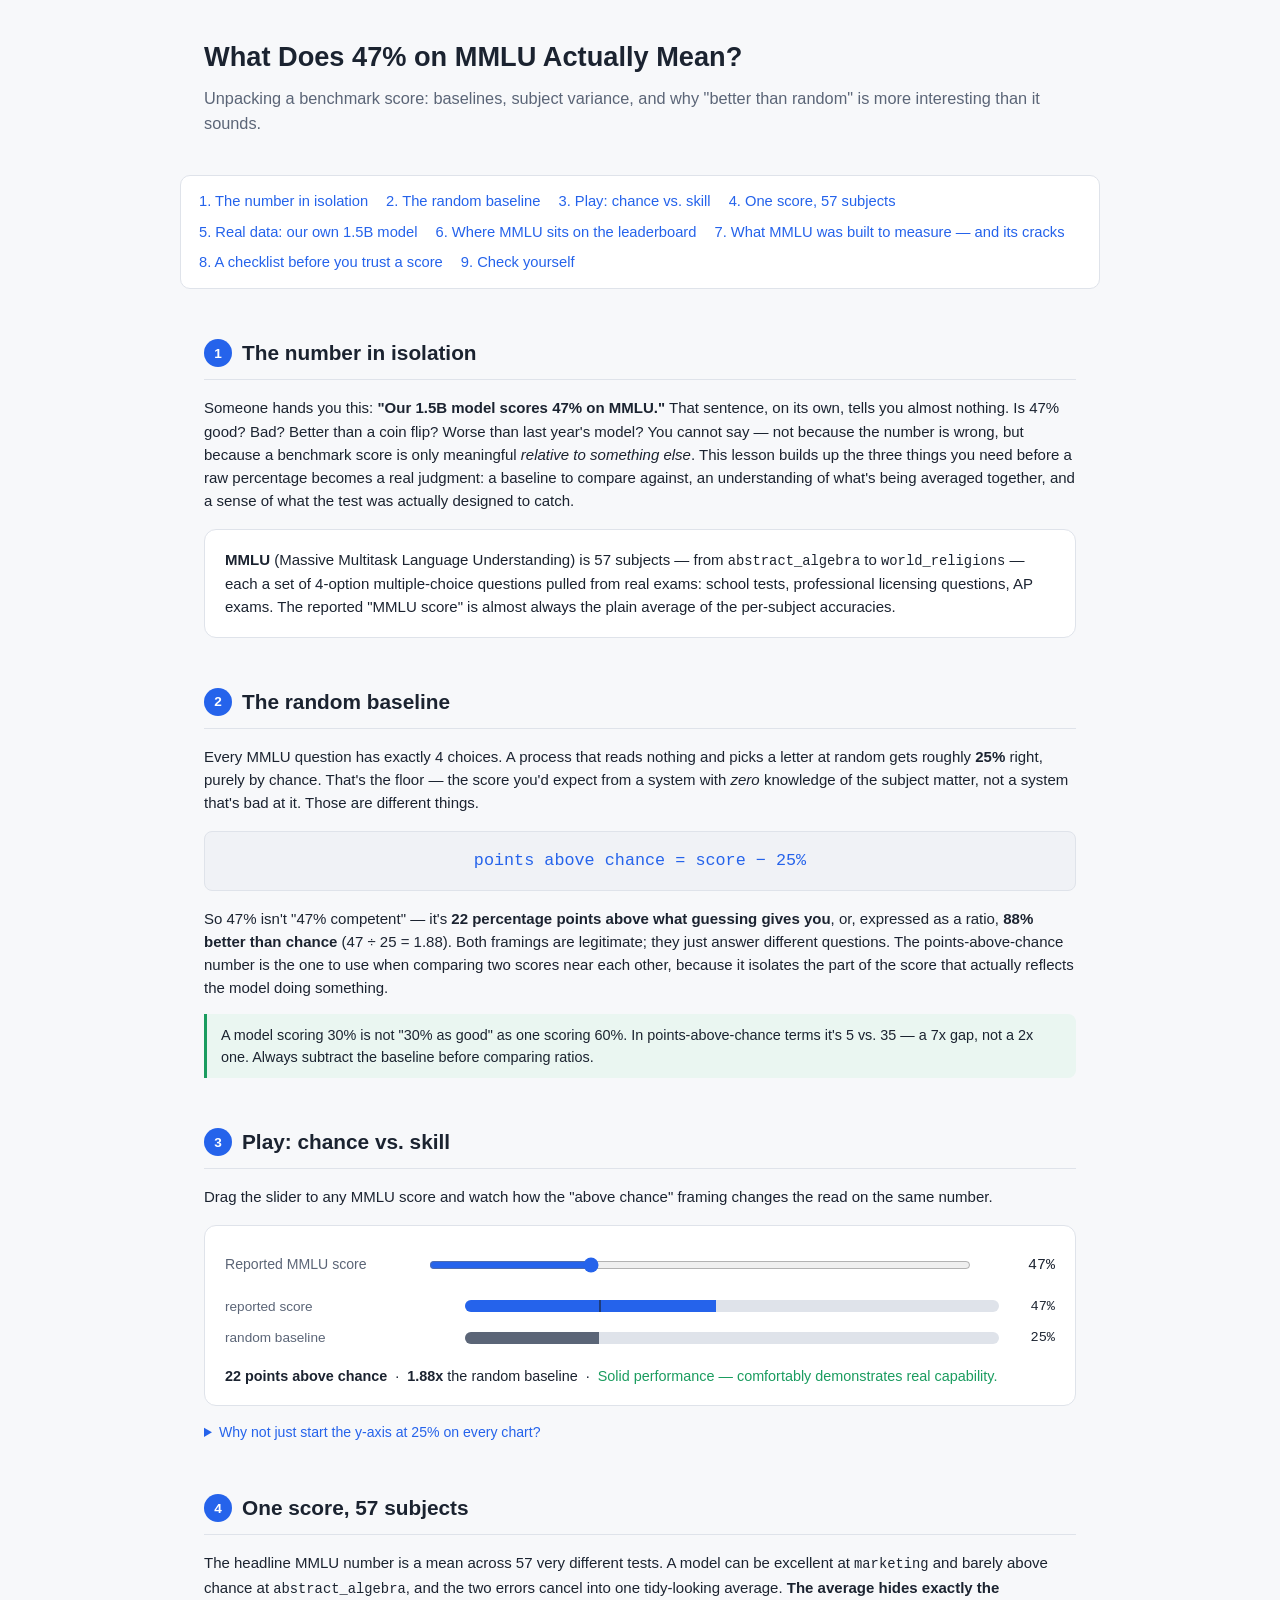
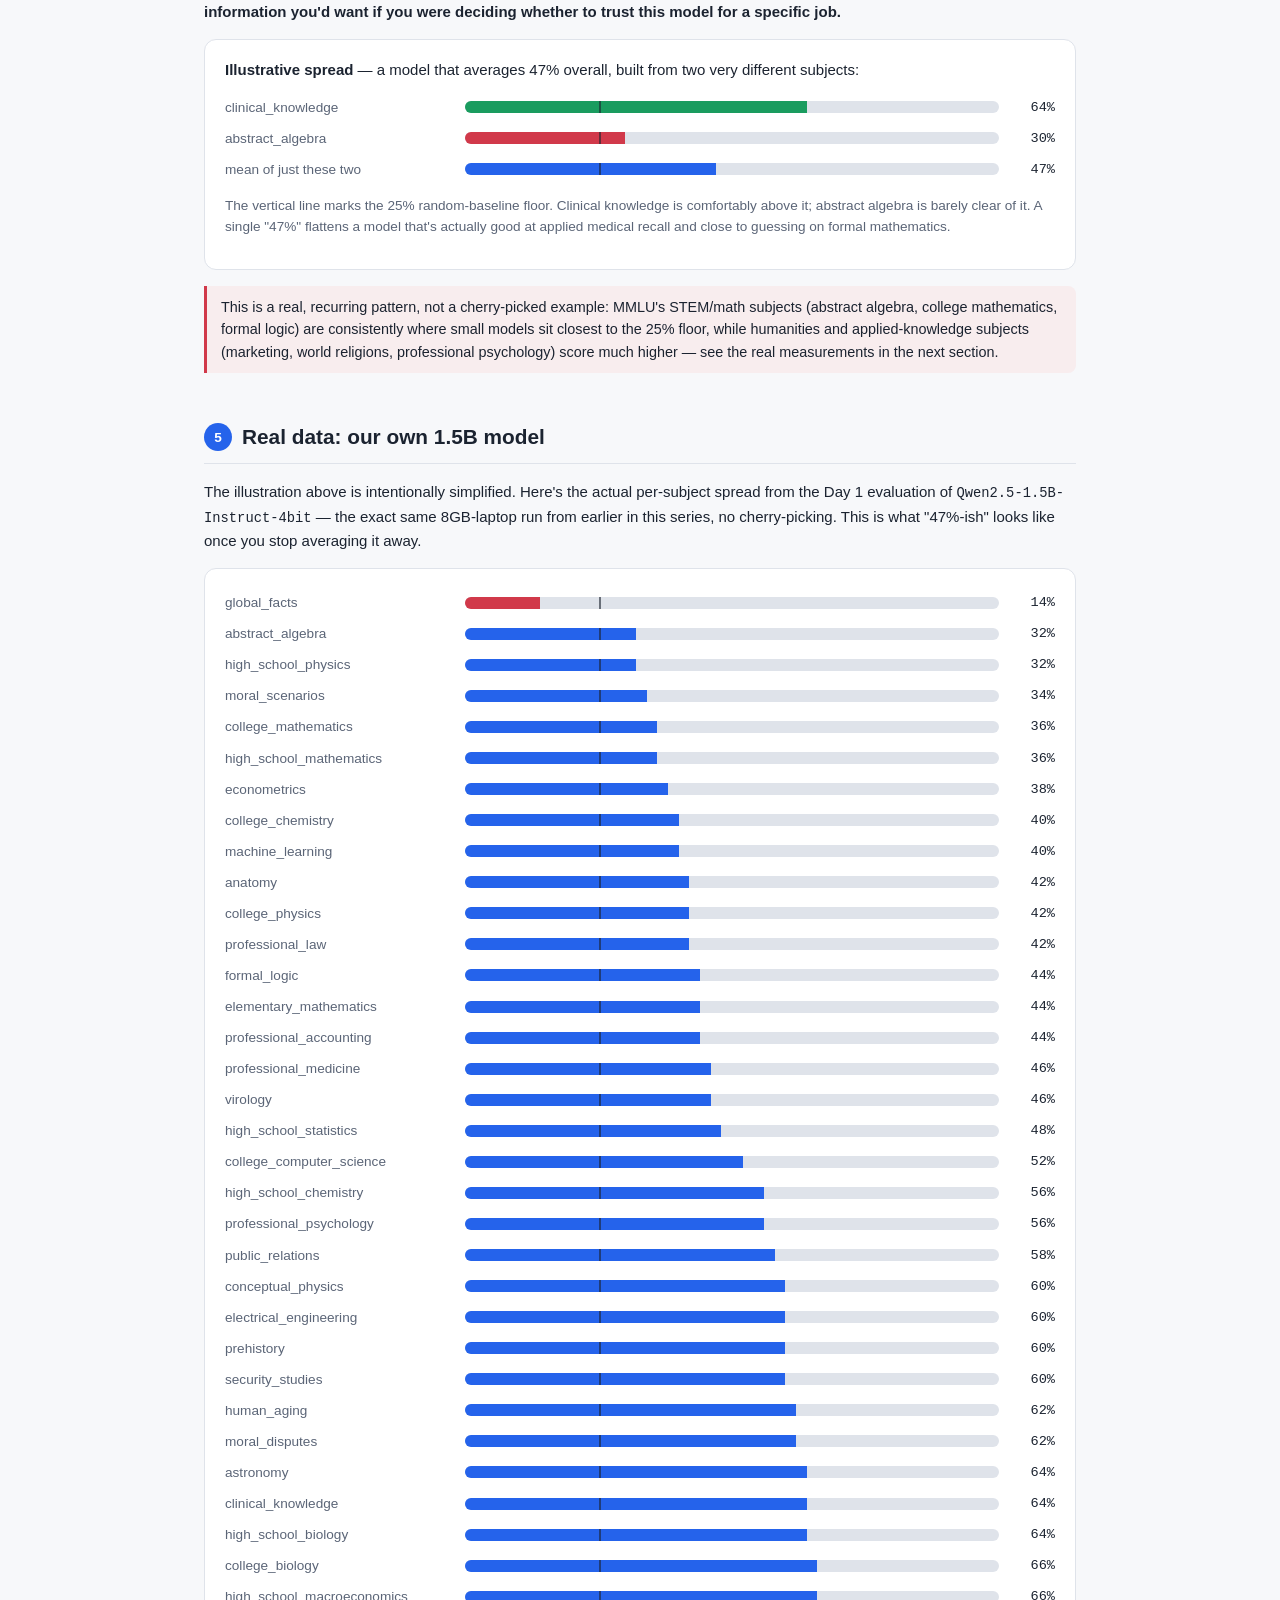
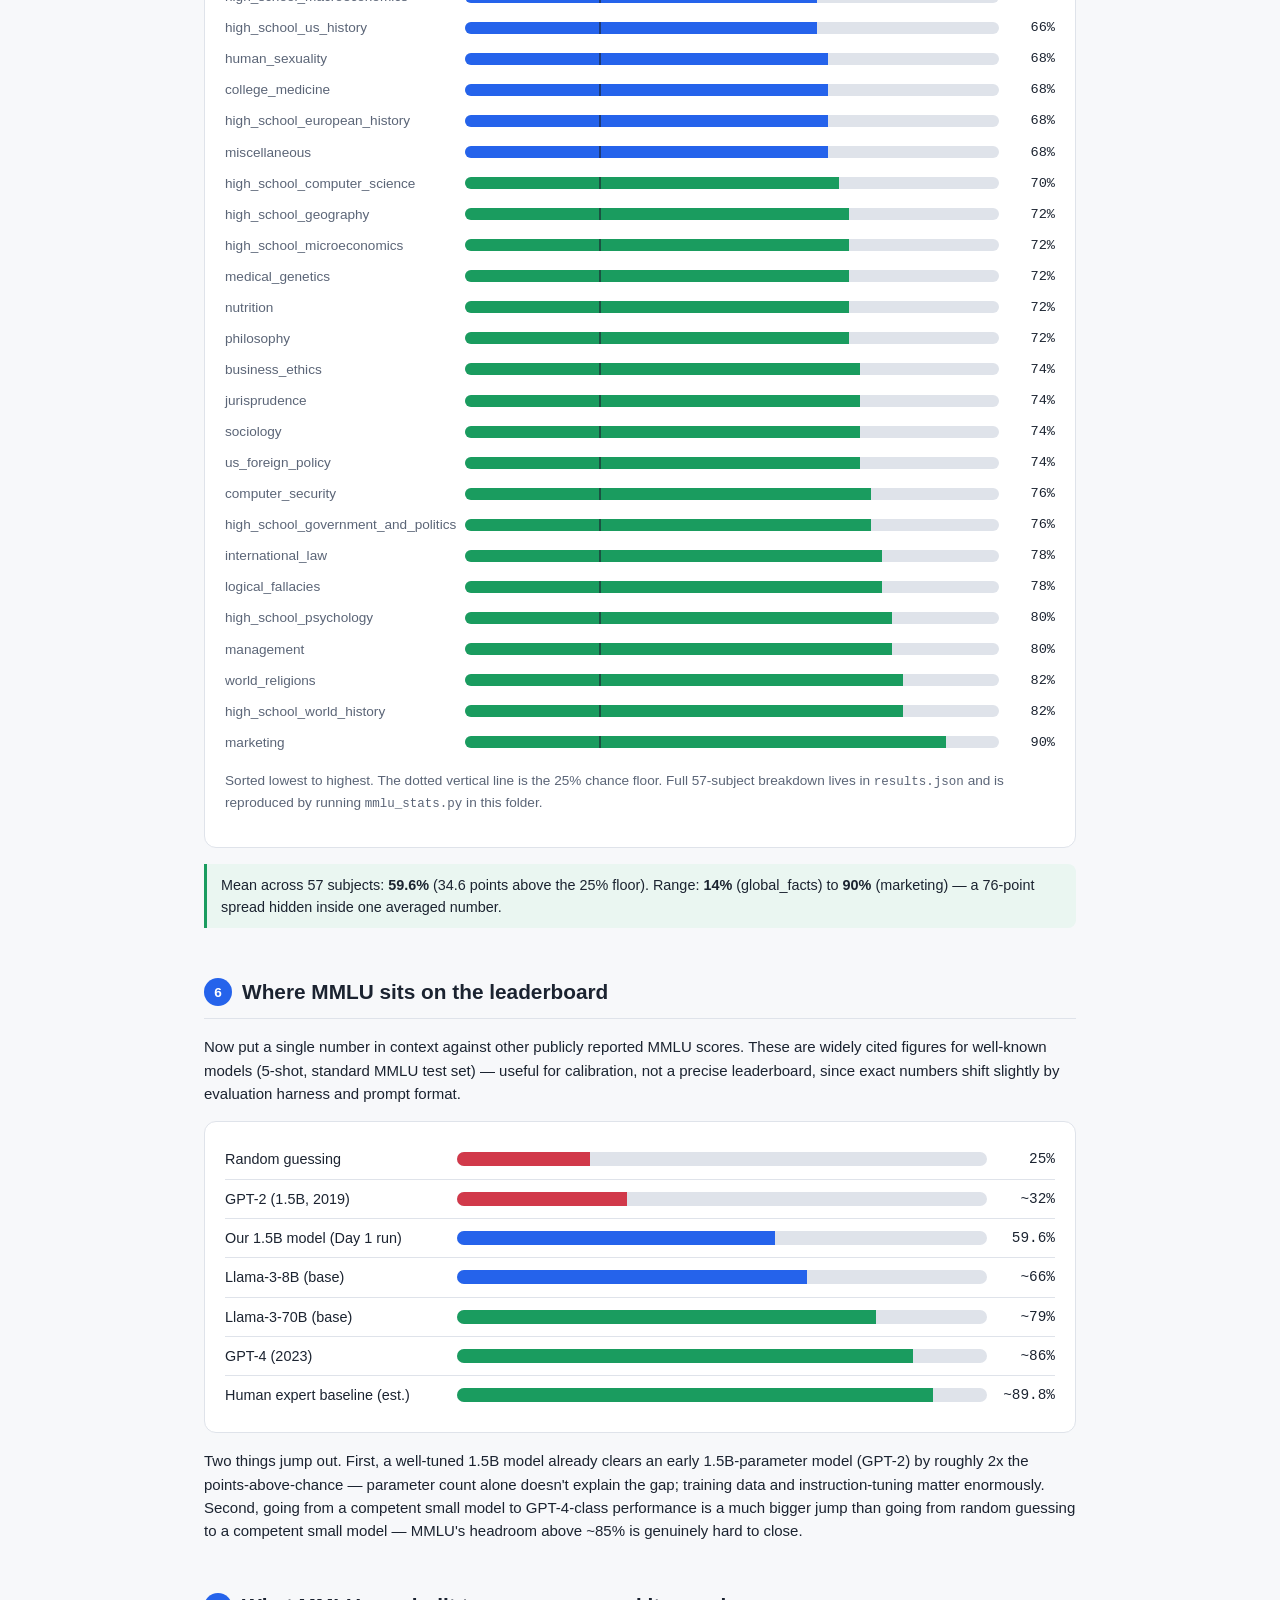
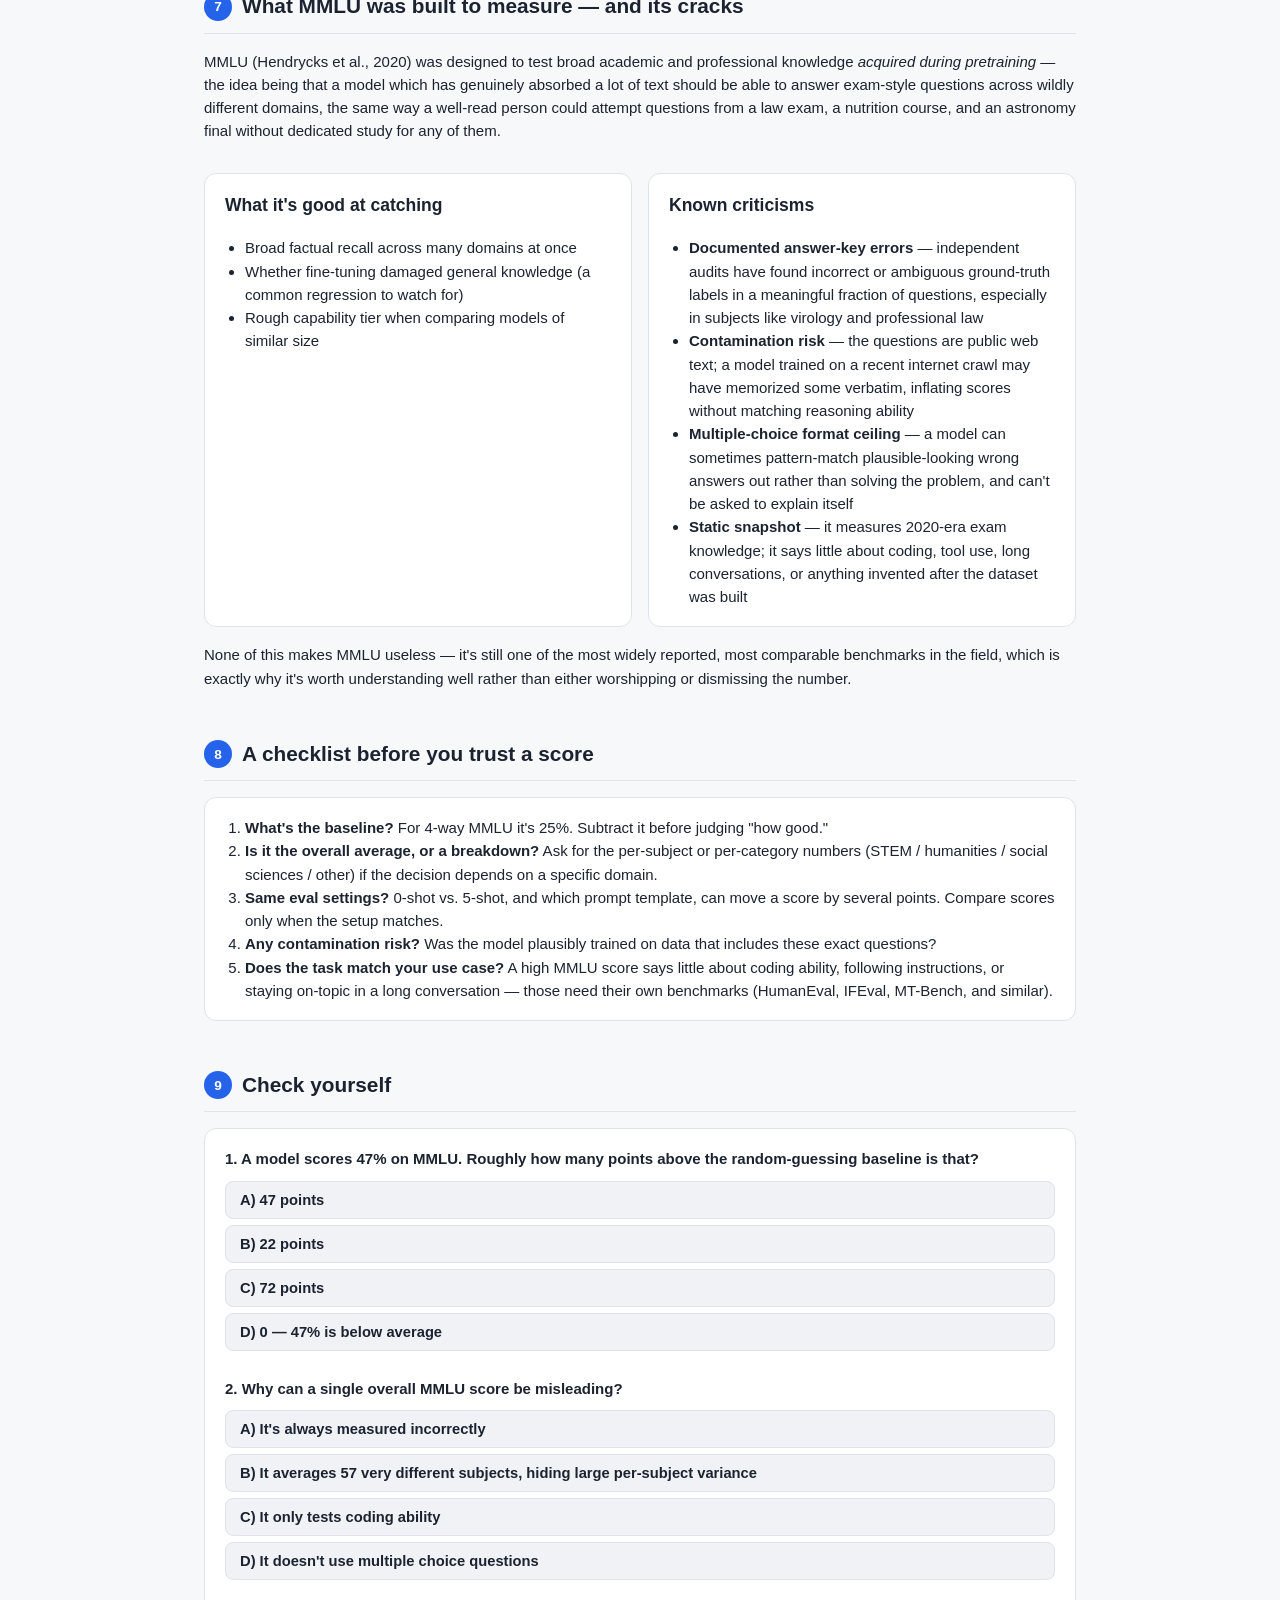
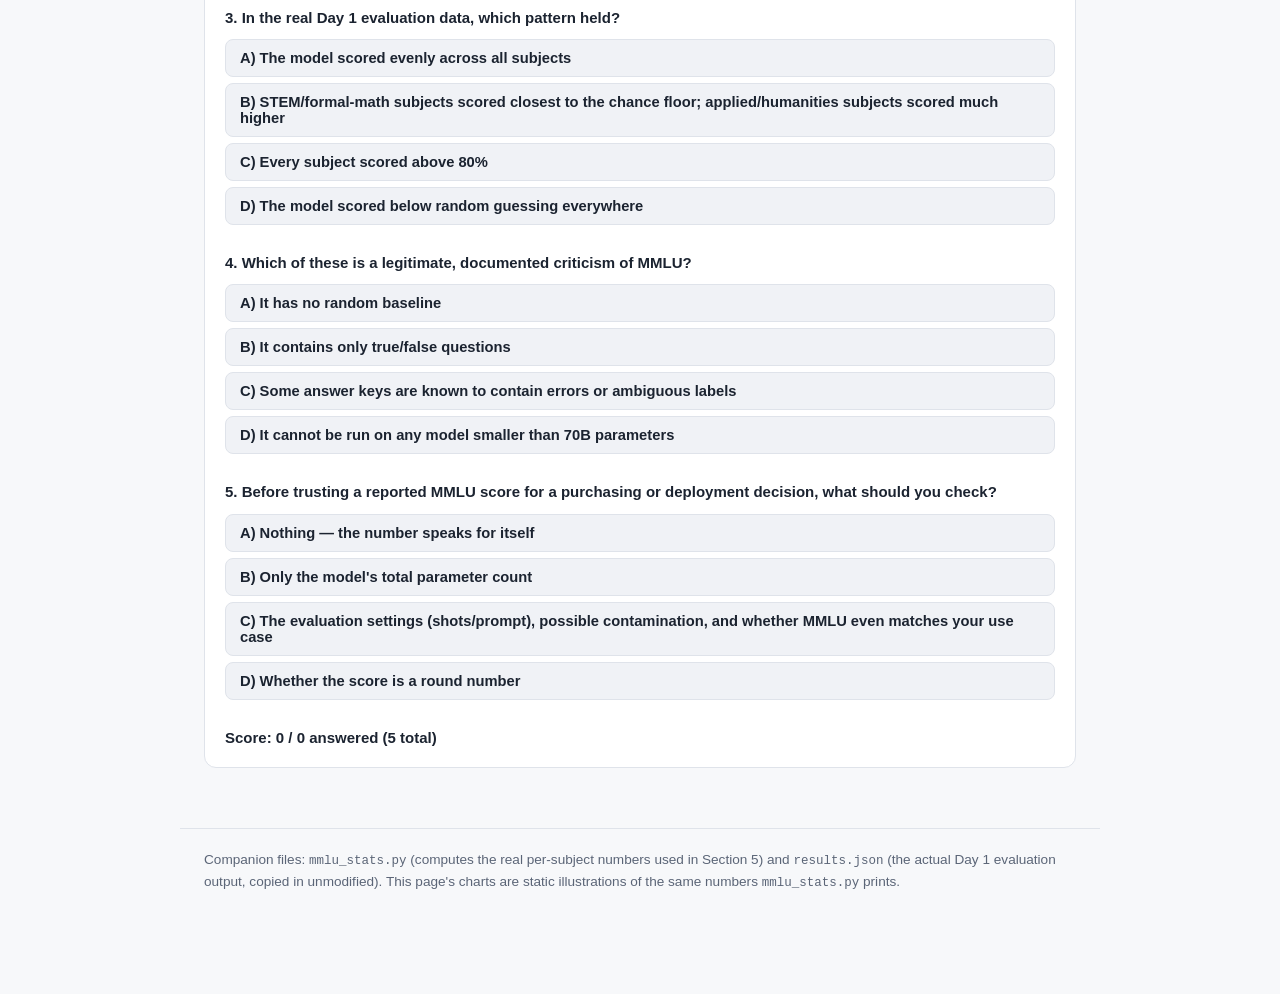
<file: Day3-mmlu-score-interpretation/lesson.html>
<!doctype html>
<html lang="en">
<head>
<meta charset="utf-8"/>
<meta name="viewport" content="width=device-width, initial-scale=1"/>
<title>What Does 47% on MMLU Actually Mean?</title>
<style>
  :root{
    --bg:#0e1116; --panel:#161b22; --panel2:#1c2230; --border:#2a3040;
    --text:#e6edf3; --muted:#9aa7b8; --accent:#5aa0ff; --accent2:#ffb454;
    --good:#4fd18b; --bad:#ff6b6b; --mono:'SFMono-Regular',Consolas,'Liberation Mono',Menlo,monospace;
  }
  @media (prefers-color-scheme: light){
    :root{ --bg:#f7f8fa; --panel:#ffffff; --panel2:#f0f2f6; --border:#dfe3ea;
      --text:#1b2330; --muted:#5b6577; --accent:#2563eb; --accent2:#c2740a;
      --good:#1a9c5f; --bad:#d1394a; }
  }
  *{box-sizing:border-box;}
  body{
    margin:0; background:var(--bg); color:var(--text);
    font:15px/1.55 -apple-system,BlinkMacSystemFont,"Segoe UI",Roboto,Helvetica,Arial,sans-serif;
    padding-bottom:80px;
  }
  header{ padding:36px 24px 20px; max-width:920px; margin:0 auto; }
  header h1{ font-size:1.7rem; margin:0 0 8px; }
  header p.sub{ color:var(--muted); margin:0; font-size:1.02rem; }
  nav.toc{
    max-width:920px; margin:18px auto 0; padding:14px 18px; background:var(--panel);
    border:1px solid var(--border); border-radius:10px; display:flex; flex-wrap:wrap; gap:8px 18px;
  }
  nav.toc a{ color:var(--accent); text-decoration:none; font-size:.92rem; }
  nav.toc a:hover{ text-decoration:underline; }
  main{ max-width:920px; margin:0 auto; padding:0 24px; }
  section{ margin-top:48px; }
  section h2{
    font-size:1.3rem; border-bottom:1px solid var(--border); padding-bottom:10px; margin-bottom:16px;
    display:flex; align-items:center; gap:10px;
  }
  section h2 .num{
    display:inline-flex; align-items:center; justify-content:center;
    width:28px; height:28px; border-radius:50%; background:var(--accent); color:#fff;
    font-size:.85rem; font-weight:700; flex:none;
  }
  p{ margin:0 0 14px; }
  .card{
    background:var(--panel); border:1px solid var(--border); border-radius:12px;
    padding:18px 20px; margin:16px 0;
  }
  .grid2{ display:grid; grid-template-columns:1fr 1fr; gap:16px; }
  @media (max-width:720px){ .grid2{ grid-template-columns:1fr; } }
  code, .mono{ font-family:var(--mono); font-size:.92em; }
  pre{
    background:var(--panel2); border:1px solid var(--border); border-radius:8px;
    padding:14px 16px; overflow-x:auto; font-family:var(--mono); font-size:.86rem; line-height:1.5;
  }
  .formula{
    background:var(--panel2); border:1px solid var(--border); border-radius:8px;
    padding:16px 18px; text-align:center; font-family:var(--mono); font-size:1.05rem;
    margin:16px 0; color:var(--accent);
  }
  table{ width:100%; border-collapse:collapse; margin:12px 0; font-size:.92rem; }
  th,td{ text-align:left; padding:8px 10px; border-bottom:1px solid var(--border); }
  th{ color:var(--muted); font-weight:600; }
  .pill{
    display:inline-block; padding:2px 9px; border-radius:999px; font-size:.75rem;
    background:var(--panel2); border:1px solid var(--border); color:var(--muted);
  }
  .choice-row{
    display:flex; align-items:center; gap:12px; padding:10px 12px; border-radius:8px;
    background:var(--panel2); margin:8px 0; border:1px solid var(--border);
  }
  .choice-row.winner{ border-color:var(--good); box-shadow:0 0 0 1px var(--good) inset; }
  .bar-track{ flex:1; height:10px; background:var(--border); border-radius:6px; overflow:hidden; }
  .bar-fill{ height:100%; background:var(--accent); transition:width .25s ease; }
  .winner .bar-fill{ background:var(--good); }
  input[type=range]{ width:100%; accent-color:var(--accent); }
  .slider-row{ display:flex; align-items:center; gap:12px; margin:10px 0; }
  .slider-row label{ width:190px; flex:none; font-size:.88rem; color:var(--muted); }
  .slider-row .val{ width:70px; text-align:right; font-family:var(--mono); flex:none; }
  button{
    background:var(--accent); color:#fff; border:none; border-radius:8px; padding:9px 16px;
    font-size:.9rem; font-weight:600; cursor:pointer;
  }
  button.secondary{ background:var(--panel2); color:var(--text); border:1px solid var(--border); }
  button:hover{ filter:brightness(1.08); }
  .warn{
    border-left:3px solid var(--bad); background:rgba(255,107,107,.08); padding:10px 14px; border-radius:0 8px 8px 0;
    font-size:.9rem; margin:12px 0;
  }
  .ok{
    border-left:3px solid var(--good); background:rgba(79,209,139,.08); padding:10px 14px; border-radius:0 8px 8px 0;
    font-size:.9rem; margin:12px 0;
  }
  .foot-nav{ display:flex; justify-content:space-between; margin-top:14px; }
  .foot-nav a{ color:var(--muted); font-size:.85rem; text-decoration:none; }
  .foot-nav a:hover{ color:var(--accent); }
  details.hint{ margin:10px 0; }
  details.hint summary{ cursor:pointer; color:var(--accent); font-size:.88rem; }
  .kbd{ font-family:var(--mono); background:var(--panel2); border:1px solid var(--border); border-radius:4px; padding:1px 6px; font-size:.82em; }
  footer{ max-width:920px; margin:60px auto 0; padding:20px 24px; color:var(--muted); font-size:.85rem; border-top:1px solid var(--border); }
  .quiz-opt{
    display:block; width:100%; text-align:left; background:var(--panel2); border:1px solid var(--border);
    color:var(--text); padding:10px 14px; border-radius:8px; margin:6px 0; cursor:pointer; font-size:.92rem;
  }
  .quiz-opt:hover{ border-color:var(--accent); }
  .quiz-opt.correct{ border-color:var(--good); background:rgba(79,209,139,.12); }
  .quiz-opt.incorrect{ border-color:var(--bad); background:rgba(255,107,107,.12); }
  .quiz-feedback{ margin-top:8px; font-size:.88rem; }
  .progress-track{ position:fixed; top:0; left:0; height:3px; background:var(--accent); z-index:50; transition:width .1s; }
  abbr{ text-decoration:underline dotted var(--muted); cursor:help; }
  .glossary{ display:grid; grid-template-columns:1fr; gap:10px; }
  .glossary .term{ display:grid; grid-template-columns:150px 1fr; gap:14px; align-items:start; }
  @media (max-width:600px){ .glossary .term{ grid-template-columns:1fr; } }
  .glossary .term .name{ font-family:var(--mono); font-weight:700; color:var(--accent2); }
  .subject-bar-row{ display:flex; align-items:center; gap:10px; padding:5px 0; font-size:.85rem; }
  .subject-bar-row .sname{ width:230px; flex:none; color:var(--muted); }
  .subject-bar-row .strack{ flex:1; height:12px; background:var(--border); border-radius:6px; overflow:hidden; position:relative; }
  .subject-bar-row .sfill{ height:100%; }
  .subject-bar-row .sval{ width:46px; text-align:right; font-family:var(--mono); flex:none; }
  .chance-line{ position:absolute; top:0; bottom:0; left:25%; width:2px; background:var(--text); opacity:.6; }
  .model-row{ display:flex; align-items:center; gap:12px; padding:8px 0; border-bottom:1px solid var(--border); font-size:.9rem; }
  .model-row:last-child{ border-bottom:none; }
  .model-row .mname{ width:220px; flex:none; }
  .model-row .mtrack{ flex:1; height:14px; background:var(--border); border-radius:7px; overflow:hidden; }
  .model-row .mfill{ height:100%; background:var(--accent); }
  .model-row .mval{ width:56px; text-align:right; font-family:var(--mono); flex:none; }
</style>
</head>
<body>
<div class="progress-track" id="progressTrack" style="width:0%"></div>

<header>
  <h1>What Does 47% on MMLU Actually Mean?</h1>
  <p class="sub">Unpacking a benchmark score: baselines, subject variance, and why "better than random" is more interesting than it sounds.</p>
</header>

<nav class="toc">
  <a href="#sec1">1. The number in isolation</a>
  <a href="#sec2">2. The random baseline</a>
  <a href="#sec3">3. Play: chance vs. skill</a>
  <a href="#sec4">4. One score, 57 subjects</a>
  <a href="#sec5">5. Real data: our own 1.5B model</a>
  <a href="#sec6">6. Where MMLU sits on the leaderboard</a>
  <a href="#sec7">7. What MMLU was built to measure — and its cracks</a>
  <a href="#sec8">8. A checklist before you trust a score</a>
  <a href="#sec9">9. Check yourself</a>
</nav>

<main>

<section id="sec1">
  <h2><span class="num">1</span>The number in isolation</h2>
  <p>Someone hands you this: <strong>"Our 1.5B model scores 47% on MMLU."</strong> That sentence, on its own, tells you almost nothing. Is 47% good? Bad? Better than a coin flip? Worse than last year's model? You cannot say — not because the number is wrong, but because a benchmark score is only meaningful <em>relative to something else</em>. This lesson builds up the three things you need before a raw percentage becomes a real judgment: a baseline to compare against, an understanding of what's being averaged together, and a sense of what the test was actually designed to catch.</p>
  <div class="card">
    <p style="margin-bottom:0"><strong>MMLU</strong> (Massive Multitask Language Understanding) is 57 subjects — from <span class="mono">abstract_algebra</span> to <span class="mono">world_religions</span> — each a set of 4-option multiple-choice questions pulled from real exams: school tests, professional licensing questions, AP exams. The reported "MMLU score" is almost always the plain average of the per-subject accuracies.</p>
  </div>
</section>

<section id="sec2">
  <h2><span class="num">2</span>The random baseline</h2>
  <p>Every MMLU question has exactly 4 choices. A process that reads nothing and picks a letter at random gets roughly <strong>25%</strong> right, purely by chance. That's the floor — the score you'd expect from a system with <em>zero</em> knowledge of the subject matter, not a system that's bad at it. Those are different things.</p>
  <div class="formula">points above chance = score − 25%</div>
  <p>So 47% isn't "47% competent" — it's <strong>22 percentage points above what guessing gives you</strong>, or, expressed as a ratio, <strong>88% better than chance</strong> (47 ÷ 25 = 1.88). Both framings are legitimate; they just answer different questions. The points-above-chance number is the one to use when comparing two scores near each other, because it isolates the part of the score that actually reflects the model doing something.</p>
  <div class="ok">A model scoring 30% is not "30% as good" as one scoring 60%. In points-above-chance terms it's 5 vs. 35 — a 7x gap, not a 2x one. Always subtract the baseline before comparing ratios.</div>
</section>

<section id="sec3">
  <h2><span class="num">3</span>Play: chance vs. skill</h2>
  <p>Drag the slider to any MMLU score and watch how the "above chance" framing changes the read on the same number.</p>
  <div class="card">
    <div class="slider-row">
      <label for="scoreSlider">Reported MMLU score</label>
      <input type="range" id="scoreSlider" min="25" max="100" step="1" value="47">
      <span class="val" id="scoreVal">47%</span>
    </div>
    <div id="scoreBars" style="margin-top:14px;"></div>
    <div id="scoreVerdict" style="margin-top:12px; font-size:.9rem;"></div>
  </div>
  <details class="hint">
    <summary>Why not just start the y-axis at 25% on every chart?</summary>
    <p>Some dashboards do exactly this — it's a reasonable choice for expert readers. But it can also visually exaggerate small differences, so treat it the same way you'd treat any truncated axis: check the actual numbers, not just how tall the bar looks.</p>
  </details>
</section>

<section id="sec4">
  <h2><span class="num">4</span>One score, 57 subjects</h2>
  <p>The headline MMLU number is a mean across 57 very different tests. A model can be excellent at <span class="mono">marketing</span> and barely above chance at <span class="mono">abstract_algebra</span>, and the two errors cancel into one tidy-looking average. <strong>The average hides exactly the information you'd want if you were deciding whether to trust this model for a specific job.</strong></p>
  <div class="card">
    <p style="margin-bottom:10px;"><strong>Illustrative spread</strong> — a model that averages 47% overall, built from two very different subjects:</p>
    <div class="subject-bar-row">
      <div class="sname">clinical_knowledge</div>
      <div class="strack"><div class="chance-line"></div><div class="sfill" style="width:64%; background:var(--good);"></div></div>
      <div class="sval">64%</div>
    </div>
    <div class="subject-bar-row">
      <div class="sname">abstract_algebra</div>
      <div class="strack"><div class="chance-line"></div><div class="sfill" style="width:30%; background:var(--bad);"></div></div>
      <div class="sval">30%</div>
    </div>
    <div class="subject-bar-row">
      <div class="sname">mean of just these two</div>
      <div class="strack"><div class="chance-line"></div><div class="sfill" style="width:47%; background:var(--accent);"></div></div>
      <div class="sval">47%</div>
    </div>
    <p style="margin-top:10px; color:var(--muted); font-size:.85rem;">The vertical line marks the 25% random-baseline floor. Clinical knowledge is comfortably above it; abstract algebra is barely clear of it. A single "47%" flattens a model that's actually good at applied medical recall and close to guessing on formal mathematics.</p>
  </div>
  <div class="warn">This is a real, recurring pattern, not a cherry-picked example: MMLU's STEM/math subjects (abstract algebra, college mathematics, formal logic) are consistently where small models sit closest to the 25% floor, while humanities and applied-knowledge subjects (marketing, world religions, professional psychology) score much higher — see the real measurements in the next section.</div>
</section>

<section id="sec5">
  <h2><span class="num">5</span>Real data: our own 1.5B model</h2>
  <p>The illustration above is intentionally simplified. Here's the actual per-subject spread from the Day 1 evaluation of <span class="mono">Qwen2.5-1.5B-Instruct-4bit</span> — the exact same 8GB-laptop run from earlier in this series, no cherry-picking. This is what "47%-ish" looks like once you stop averaging it away.</p>
  <div class="card">
    <div id="realBars"></div>
    <p style="margin-top:12px; color:var(--muted); font-size:.85rem;">Sorted lowest to highest. The dotted vertical line is the 25% chance floor. Full 57-subject breakdown lives in <span class="mono">results.json</span> and is reproduced by running <span class="mono">mmlu_stats.py</span> in this folder.</p>
  </div>
  <div class="ok" id="realSummary">Loading summary…</div>
</section>

<section id="sec6">
  <h2><span class="num">6</span>Where MMLU sits on the leaderboard</h2>
  <p>Now put a single number in context against other publicly reported MMLU scores. These are widely cited figures for well-known models (5-shot, standard MMLU test set) — useful for calibration, not a precise leaderboard, since exact numbers shift slightly by evaluation harness and prompt format.</p>
  <div class="card">
    <div class="model-row"><div class="mname">Random guessing</div><div class="mtrack"><div class="mfill" style="width:25%; background:var(--bad);"></div></div><div class="mval">25%</div></div>
    <div class="model-row"><div class="mname">GPT-2 (1.5B, 2019)</div><div class="mtrack"><div class="mfill" style="width:32%; background:var(--bad);"></div></div><div class="mval">~32%</div></div>
    <div class="model-row"><div class="mname">Our 1.5B model (Day 1 run)</div><div class="mtrack"><div class="mfill" style="width:60%;"></div></div><div class="mval">59.6%</div></div>
    <div class="model-row"><div class="mname">Llama-3-8B (base)</div><div class="mtrack"><div class="mfill" style="width:66%;"></div></div><div class="mval">~66%</div></div>
    <div class="model-row"><div class="mname">Llama-3-70B (base)</div><div class="mtrack"><div class="mfill" style="width:79%; background:var(--good);"></div></div><div class="mval">~79%</div></div>
    <div class="model-row"><div class="mname">GPT-4 (2023)</div><div class="mtrack"><div class="mfill" style="width:86%; background:var(--good);"></div></div><div class="mval">~86%</div></div>
    <div class="model-row"><div class="mname">Human expert baseline (est.)</div><div class="mtrack"><div class="mfill" style="width:89.8%; background:var(--good);"></div></div><div class="mval">~89.8%</div></div>
  </div>
  <p>Two things jump out. First, a well-tuned 1.5B model already clears an early 1.5B-parameter model (GPT-2) by roughly 2x the points-above-chance — parameter count alone doesn't explain the gap; training data and instruction-tuning matter enormously. Second, going from a competent small model to GPT-4-class performance is a much bigger jump than going from random guessing to a competent small model — MMLU's headroom above ~85% is genuinely hard to close.</p>
</section>

<section id="sec7">
  <h2><span class="num">7</span>What MMLU was built to measure — and its cracks</h2>
  <p>MMLU (Hendrycks et al., 2020) was designed to test broad academic and professional knowledge <em>acquired during pretraining</em> — the idea being that a model which has genuinely absorbed a lot of text should be able to answer exam-style questions across wildly different domains, the same way a well-read person could attempt questions from a law exam, a nutrition course, and an astronomy final without dedicated study for any of them.</p>
  <div class="grid2">
    <div class="card">
      <h3 style="margin-top:0">What it's good at catching</h3>
      <ul style="margin:0; padding-left:20px;">
        <li>Broad factual recall across many domains at once</li>
        <li>Whether fine-tuning damaged general knowledge (a common regression to watch for)</li>
        <li>Rough capability tier when comparing models of similar size</li>
      </ul>
    </div>
    <div class="card">
      <h3 style="margin-top:0">Known criticisms</h3>
      <ul style="margin:0; padding-left:20px;">
        <li><strong>Documented answer-key errors</strong> — independent audits have found incorrect or ambiguous ground-truth labels in a meaningful fraction of questions, especially in subjects like virology and professional law</li>
        <li><strong>Contamination risk</strong> — the questions are public web text; a model trained on a recent internet crawl may have memorized some verbatim, inflating scores without matching reasoning ability</li>
        <li><strong>Multiple-choice format ceiling</strong> — a model can sometimes pattern-match plausible-looking wrong answers out rather than solving the problem, and can't be asked to explain itself</li>
        <li><strong>Static snapshot</strong> — it measures 2020-era exam knowledge; it says little about coding, tool use, long conversations, or anything invented after the dataset was built</li>
      </ul>
    </div>
  </div>
  <p>None of this makes MMLU useless — it's still one of the most widely reported, most comparable benchmarks in the field, which is exactly why it's worth understanding well rather than either worshipping or dismissing the number.</p>
</section>

<section id="sec8">
  <h2><span class="num">8</span>A checklist before you trust a score</h2>
  <div class="card">
    <ol style="margin:0; padding-left:20px;">
      <li><strong>What's the baseline?</strong> For 4-way MMLU it's 25%. Subtract it before judging "how good."</li>
      <li><strong>Is it the overall average, or a breakdown?</strong> Ask for the per-subject or per-category numbers (STEM / humanities / social sciences / other) if the decision depends on a specific domain.</li>
      <li><strong>Same eval settings?</strong> 0-shot vs. 5-shot, and which prompt template, can move a score by several points. Compare scores only when the setup matches.</li>
      <li><strong>Any contamination risk?</strong> Was the model plausibly trained on data that includes these exact questions?</li>
      <li><strong>Does the task match your use case?</strong> A high MMLU score says little about coding ability, following instructions, or staying on-topic in a long conversation — those need their own benchmarks (HumanEval, IFEval, MT-Bench, and similar).</li>
    </ol>
  </div>
</section>

<section id="sec9">
  <h2><span class="num">9</span>Check yourself</h2>
  <div class="card" id="quizCard"></div>
</section>

</main>

<footer>
  Companion files: <span class="mono">mmlu_stats.py</span> (computes the real per-subject numbers used in Section 5) and
  <span class="mono">results.json</span> (the actual Day 1 evaluation output, copied in unmodified).
  This page's charts are static illustrations of the same numbers <span class="mono">mmlu_stats.py</span> prints.
</footer>

<script>
// ---------------------------------------------------------------------
// Section 3: chance-vs-skill slider
// ---------------------------------------------------------------------
const scoreSlider = document.getElementById('scoreSlider');
const scoreVal = document.getElementById('scoreVal');
const scoreBars = document.getElementById('scoreBars');
const scoreVerdict = document.getElementById('scoreVerdict');
const BASELINE = 25;

function renderScore(){
  const score = parseInt(scoreSlider.value, 10);
  scoreVal.textContent = score + '%';
  const above = score - BASELINE;
  const ratio = (score / BASELINE);

  scoreBars.innerHTML = `
    <div class="subject-bar-row">
      <div class="sname">reported score</div>
      <div class="strack"><div class="chance-line"></div><div class="sfill" style="width:${score}%; background:var(--accent);"></div></div>
      <div class="sval">${score}%</div>
    </div>
    <div class="subject-bar-row">
      <div class="sname">random baseline</div>
      <div class="strack"><div class="sfill" style="width:${BASELINE}%; background:var(--muted);"></div></div>
      <div class="sval">${BASELINE}%</div>
    </div>
  `;

  let tier, tierColor;
  if (above <= 5) { tier = 'Barely above chance — treat this as close to "no real signal" on this subject/set.'; tierColor = 'var(--bad)'; }
  else if (above <= 20) { tier = 'Modest signal — clearly better than guessing, but far from strong performance.'; tierColor = 'var(--accent2)'; }
  else if (above <= 45) { tier = 'Solid performance — comfortably demonstrates real capability.'; tierColor = 'var(--good)'; }
  else { tier = 'Strong performance — well into frontier-model territory for this benchmark.'; tierColor = 'var(--good)'; }

  scoreVerdict.innerHTML = `<strong>${above} points above chance</strong> &nbsp;·&nbsp; <strong>${ratio.toFixed(2)}x</strong> the random baseline &nbsp;·&nbsp; <span style="color:${tierColor}">${tier}</span>`;
}
scoreSlider.addEventListener('input', renderScore);
renderScore();

// ---------------------------------------------------------------------
// Section 5: real per-subject data (mirrors results.json / mmlu_stats.py)
// ---------------------------------------------------------------------
const realSubjects = [
  ["global_facts", 0.14], ["abstract_algebra", 0.32], ["high_school_physics", 0.32],
  ["moral_scenarios", 0.34], ["college_mathematics", 0.36], ["high_school_mathematics", 0.36],
  ["econometrics", 0.38], ["college_chemistry", 0.40], ["machine_learning", 0.40],
  ["anatomy", 0.42], ["college_physics", 0.42], ["professional_law", 0.42],
  ["formal_logic", 0.44], ["elementary_mathematics", 0.44], ["professional_accounting", 0.44],
  ["high_school_statistics", 0.48], ["hellaswag*", 0.48], ["professional_medicine", 0.46],
  ["virology", 0.46], ["college_computer_science", 0.52], ["high_school_chemistry", 0.56],
  ["professional_psychology", 0.56], ["public_relations", 0.58], ["conceptual_physics", 0.60],
  ["electrical_engineering", 0.60], ["prehistory", 0.60], ["security_studies", 0.60],
  ["human_aging", 0.62], ["moral_disputes", 0.62], ["astronomy", 0.64],
  ["clinical_knowledge", 0.64], ["college_biology", 0.66], ["high_school_biology", 0.64],
  ["high_school_macroeconomics", 0.66], ["high_school_us_history", 0.66],
  ["human_sexuality", 0.68], ["college_medicine", 0.68], ["high_school_european_history", 0.68],
  ["miscellaneous", 0.68], ["computer_security", 0.76], ["high_school_computer_science", 0.70],
  ["high_school_geography", 0.72], ["high_school_microeconomics", 0.72], ["medical_genetics", 0.72],
  ["nutrition", 0.72], ["philosophy", 0.72], ["business_ethics", 0.74], ["jurisprudence", 0.74],
  ["sociology", 0.74], ["us_foreign_policy", 0.74], ["high_school_government_and_politics", 0.76],
  ["international_law", 0.78], ["logical_fallacies", 0.78], ["high_school_psychology", 0.80],
  ["management", 0.80], ["world_religions", 0.82], ["high_school_world_history", 0.82],
  ["marketing", 0.90]
].filter(([name]) => name !== "hellaswag*"); // keep to pure MMLU subjects

const realBarsEl = document.getElementById('realBars');
realSubjects.sort((a,b) => a[1]-b[1]);
realBarsEl.innerHTML = realSubjects.map(([name, acc]) => {
  const pct = (acc*100).toFixed(0);
  const color = acc <= 0.30 ? 'var(--bad)' : (acc >= 0.70 ? 'var(--good)' : 'var(--accent)');
  return `<div class="subject-bar-row">
    <div class="sname">${name}</div>
    <div class="strack"><div class="chance-line"></div><div class="sfill" style="width:${pct}%; background:${color};"></div></div>
    <div class="sval">${pct}%</div>
  </div>`;
}).join('');

const vals = realSubjects.map(s => s[1]);
const mean = vals.reduce((a,b)=>a+b,0)/vals.length;
const min = Math.min(...vals), max = Math.max(...vals);
document.getElementById('realSummary').innerHTML =
  `Mean across ${vals.length} subjects: <strong>${(mean*100).toFixed(1)}%</strong> ` +
  `(${((mean-0.25)*100).toFixed(1)} points above the 25% floor). ` +
  `Range: <strong>${(min*100).toFixed(0)}%</strong> (global_facts) to <strong>${(max*100).toFixed(0)}%</strong> (marketing) — ` +
  `a ${((max-min)*100).toFixed(0)}-point spread hidden inside one averaged number.`;

// ---------------------------------------------------------------------
// Section 9: quiz
// ---------------------------------------------------------------------
const quizQuestions = [
  {
    q: "A model scores 47% on MMLU. Roughly how many points above the random-guessing baseline is that?",
    opts: ["47 points", "22 points", "72 points", "0 — 47% is below average"],
    correct: 1,
    explain: "MMLU is 4-way multiple choice, so random guessing scores ~25%. 47 − 25 = 22 points above chance."
  },
  {
    q: "Why can a single overall MMLU score be misleading?",
    opts: [
      "It's always measured incorrectly",
      "It averages 57 very different subjects, hiding large per-subject variance",
      "It only tests coding ability",
      "It doesn't use multiple choice questions"
    ],
    correct: 1,
    explain: "The headline number is a mean across 57 subjects that can range from near-chance to near-ceiling for the same model — the average erases that spread."
  },
  {
    q: "In the real Day 1 evaluation data, which pattern held?",
    opts: [
      "The model scored evenly across all subjects",
      "STEM/formal-math subjects scored closest to the chance floor; applied/humanities subjects scored much higher",
      "Every subject scored above 80%",
      "The model scored below random guessing everywhere"
    ],
    correct: 1,
    explain: "global_facts (14%) and abstract_algebra (32%) sat near the 25% floor, while marketing (90%) and world_religions (82%) scored far higher — a common pattern for small models."
  },
  {
    q: "Which of these is a legitimate, documented criticism of MMLU?",
    opts: [
      "It has no random baseline",
      "It contains only true/false questions",
      "Some answer keys are known to contain errors or ambiguous labels",
      "It cannot be run on any model smaller than 70B parameters"
    ],
    correct: 2,
    explain: "Independent audits have found mislabeled or ambiguous ground-truth answers in a meaningful fraction of MMLU questions, particularly in a few specific subjects."
  },
  {
    q: "Before trusting a reported MMLU score for a purchasing or deployment decision, what should you check?",
    opts: [
      "Nothing — the number speaks for itself",
      "Only the model's total parameter count",
      "The evaluation settings (shots/prompt), possible contamination, and whether MMLU even matches your use case",
      "Whether the score is a round number"
    ],
    correct: 2,
    explain: "Eval settings, contamination risk, and task relevance all change what a score actually tells you — the checklist in Section 8 covers each of these."
  }
];

const quizCard = document.getElementById('quizCard');
let qAnswered = 0, qCorrect = 0;
quizQuestions.forEach((item, qi) => {
  const block = document.createElement('div');
  block.style.marginBottom = '26px';
  block.innerHTML = `<p style="font-weight:600; margin-bottom:10px;">${qi+1}. ${item.q}</p><div class="qopts"></div><div class="quiz-feedback" id="qf-${qi}" style="display:none;"></div>`;
  const optsEl = block.querySelector('.qopts');
  item.opts.forEach((opt, oi) => {
    const btn = document.createElement('button');
    btn.className = 'quiz-opt';
    btn.textContent = String.fromCharCode(65+oi) + ') ' + opt;
    btn.addEventListener('click', () => {
      if (btn.dataset.locked) return;
      [...optsEl.children].forEach(b => b.dataset.locked = '1');
      if (oi === item.correct) { btn.classList.add('correct'); qCorrect++; }
      else { btn.classList.add('incorrect'); optsEl.children[item.correct].classList.add('correct'); }
      qAnswered++;
      const fb = document.getElementById(`qf-${qi}`);
      fb.style.display = 'block';
      fb.textContent = item.explain;
      updateQuizScore();
    });
    optsEl.appendChild(btn);
  });
  quizCard.appendChild(block);
});
const quizScoreEl = document.createElement('div');
quizScoreEl.style.fontWeight = '600';
quizCard.appendChild(quizScoreEl);
function updateQuizScore(){
  quizScoreEl.textContent = `Score: ${qCorrect} / ${qAnswered} answered (${quizQuestions.length} total)`;
}
updateQuizScore();

// ---------------------------------------------------------------------
// Reading progress bar
// ---------------------------------------------------------------------
window.addEventListener('scroll', () => {
  const h = document.documentElement;
  const scrolled = (h.scrollTop) / (h.scrollHeight - h.clientHeight) * 100;
  document.getElementById('progressTrack').style.width = scrolled + '%';
});
</script>
</body>
</html>
</file>
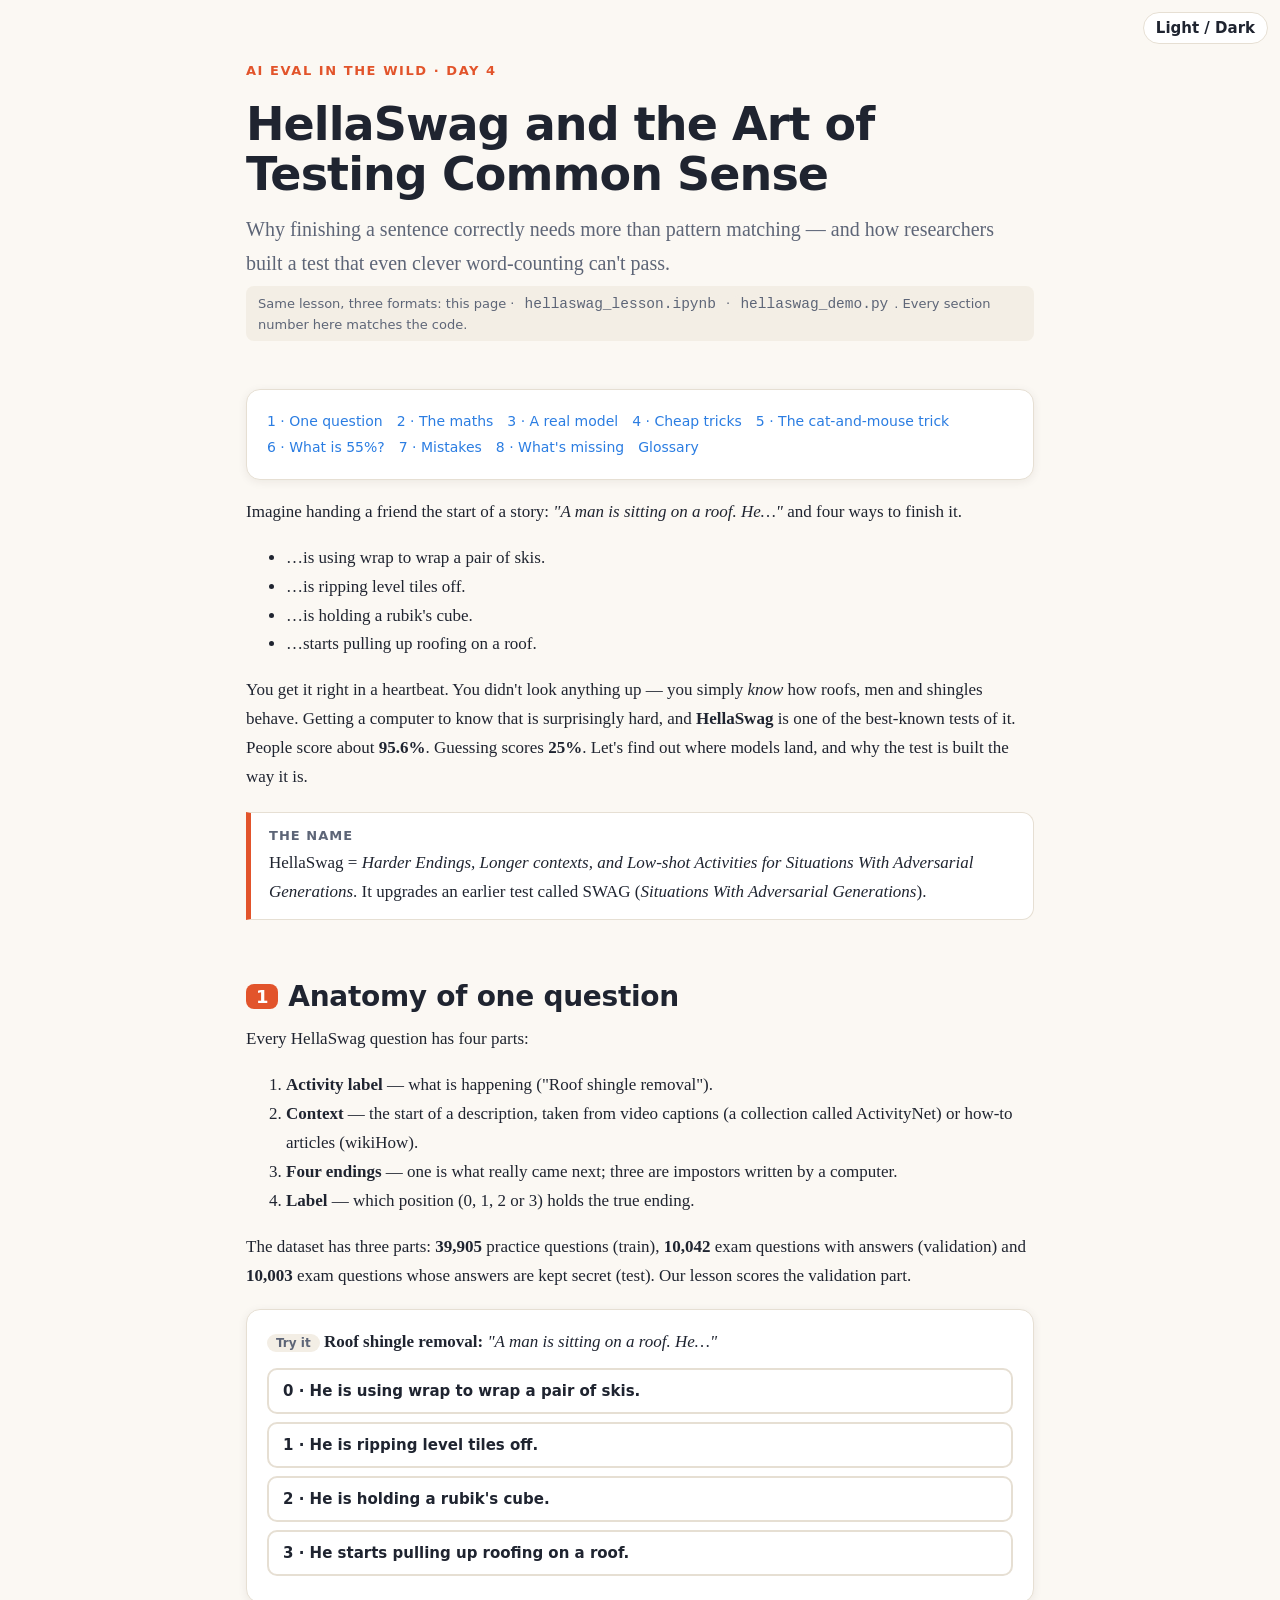
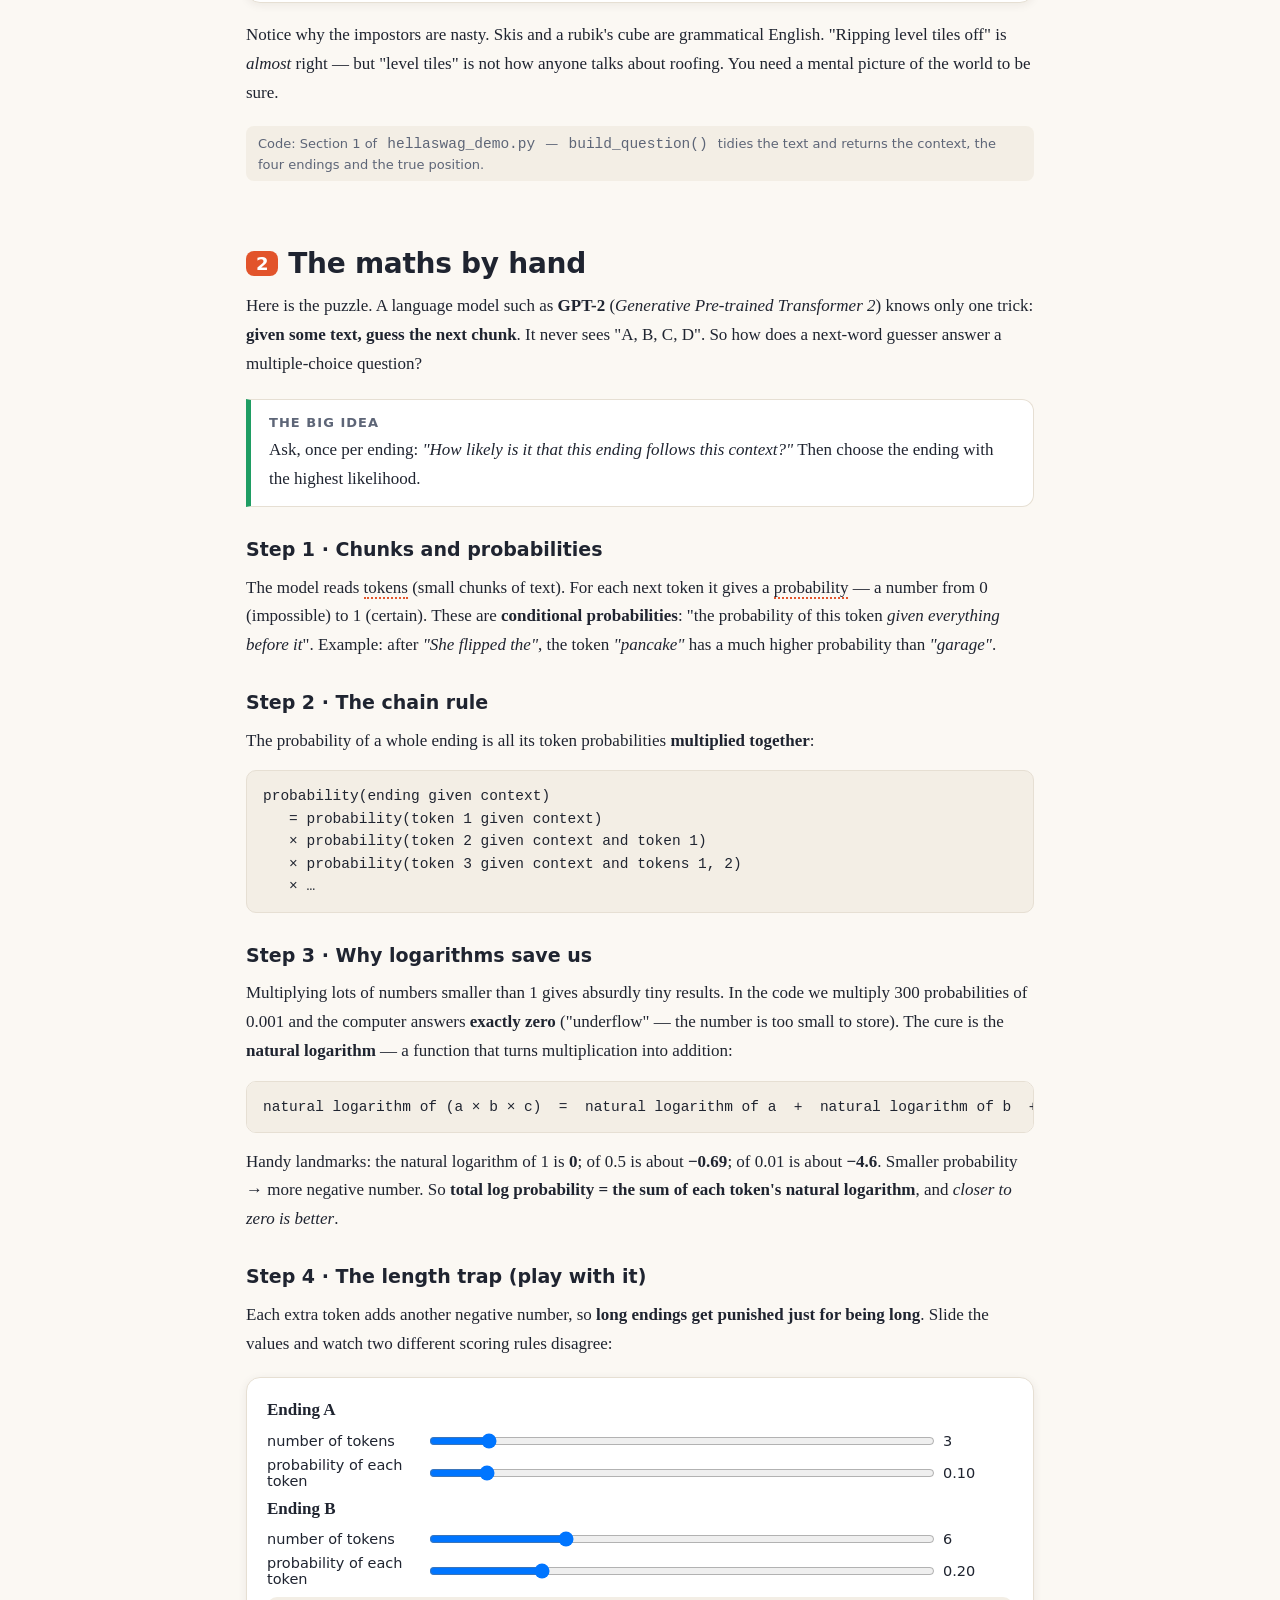
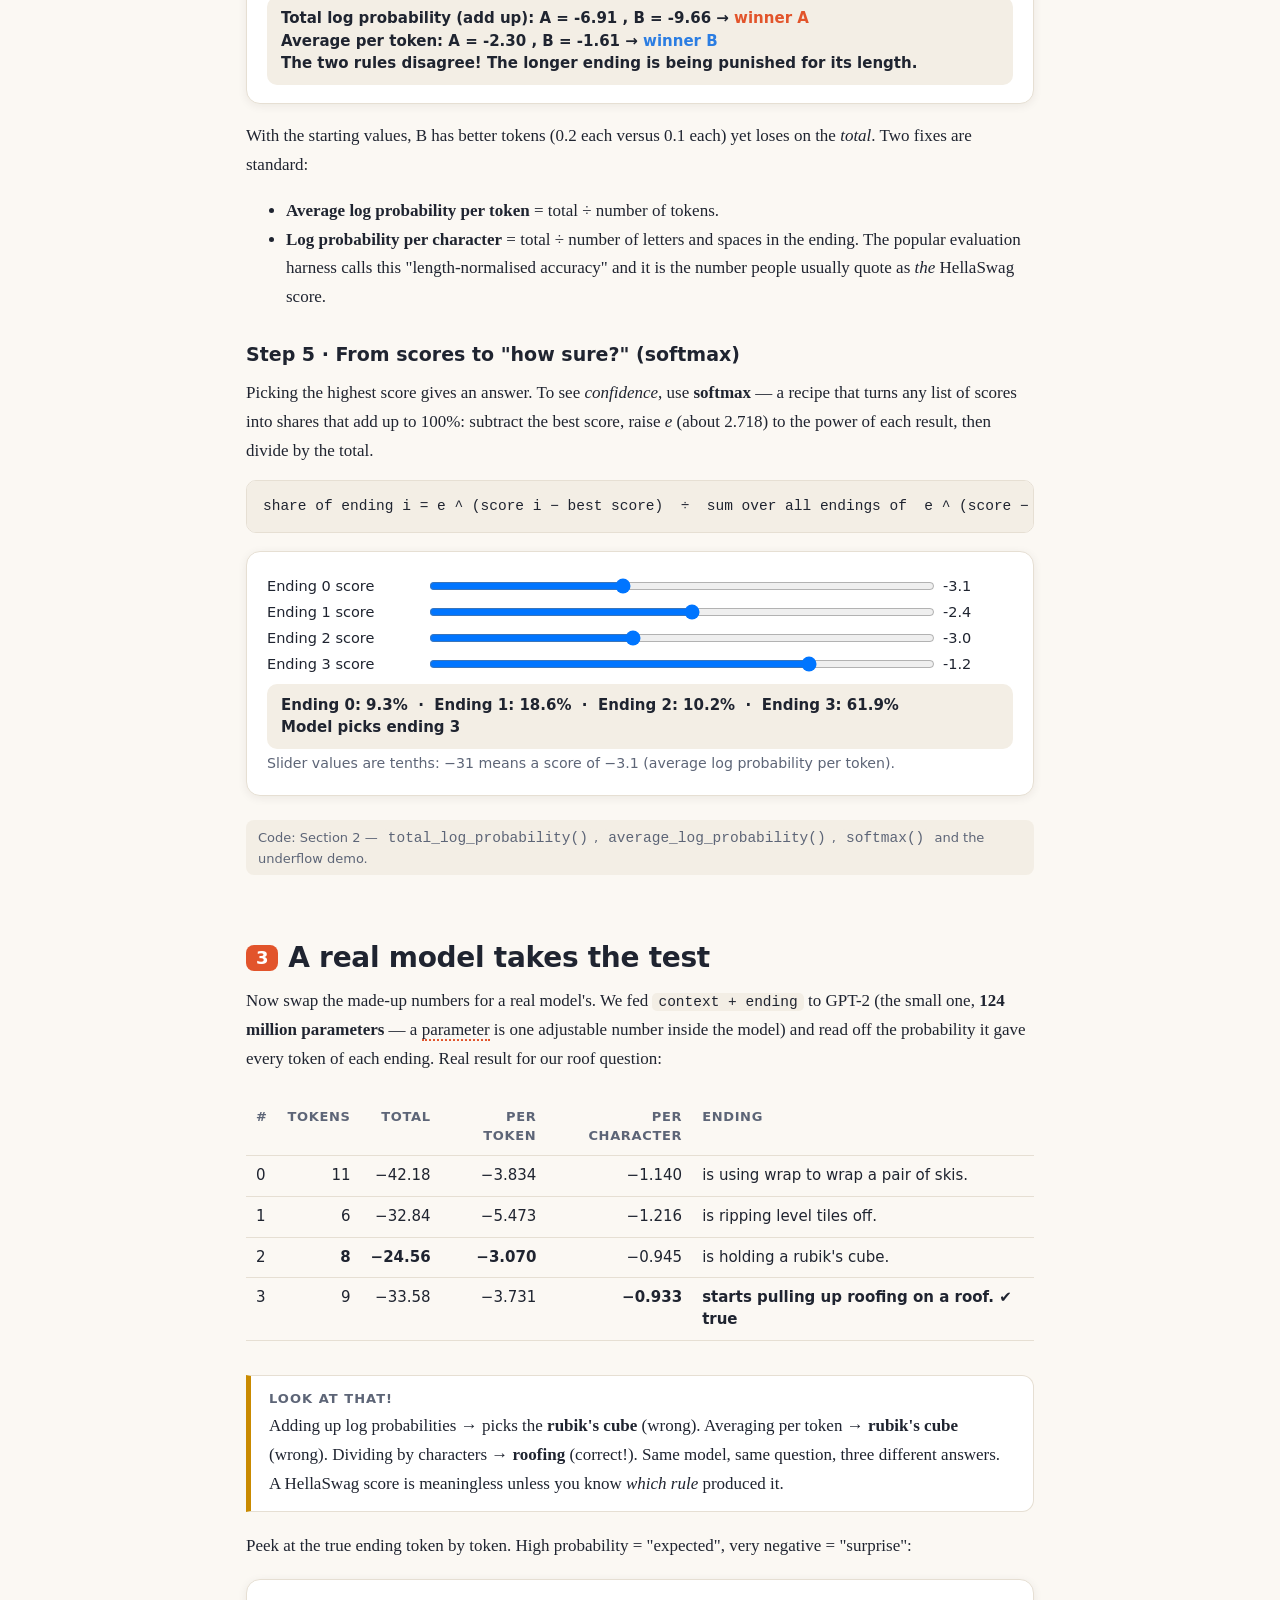
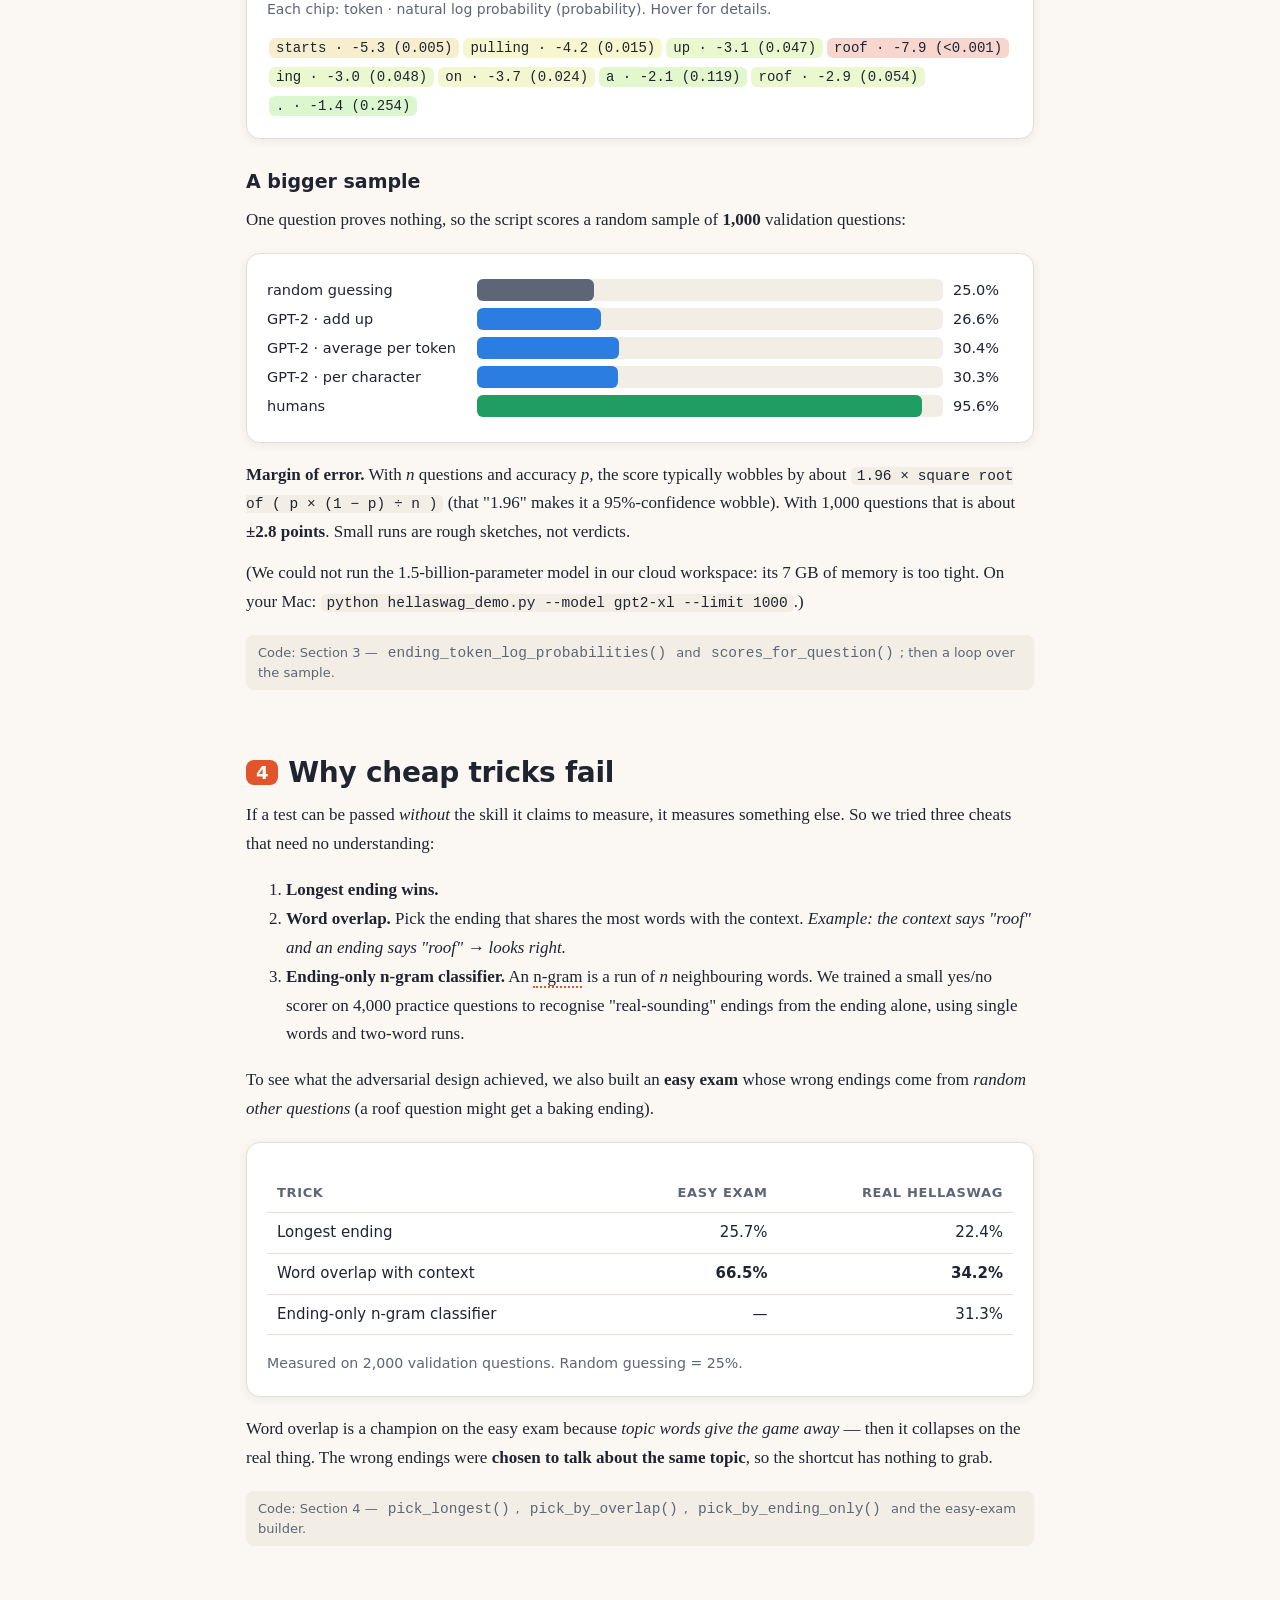
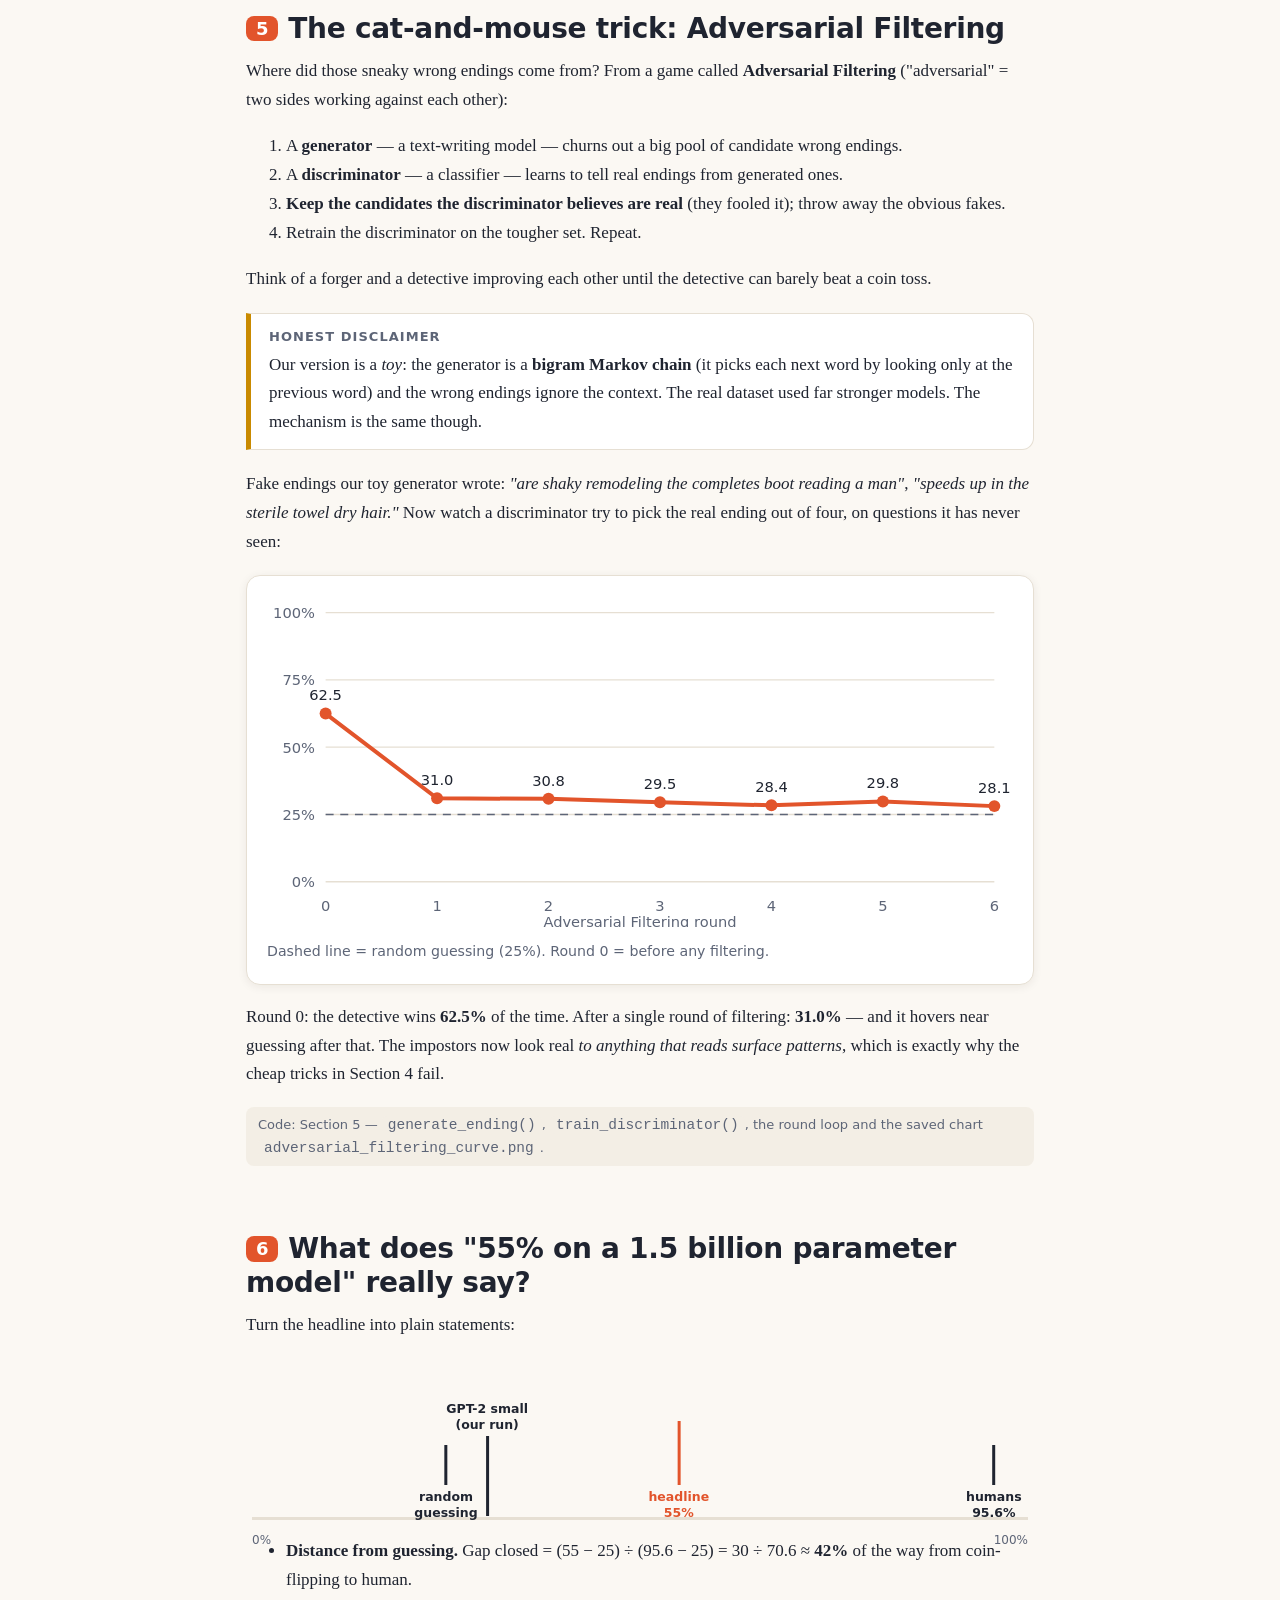
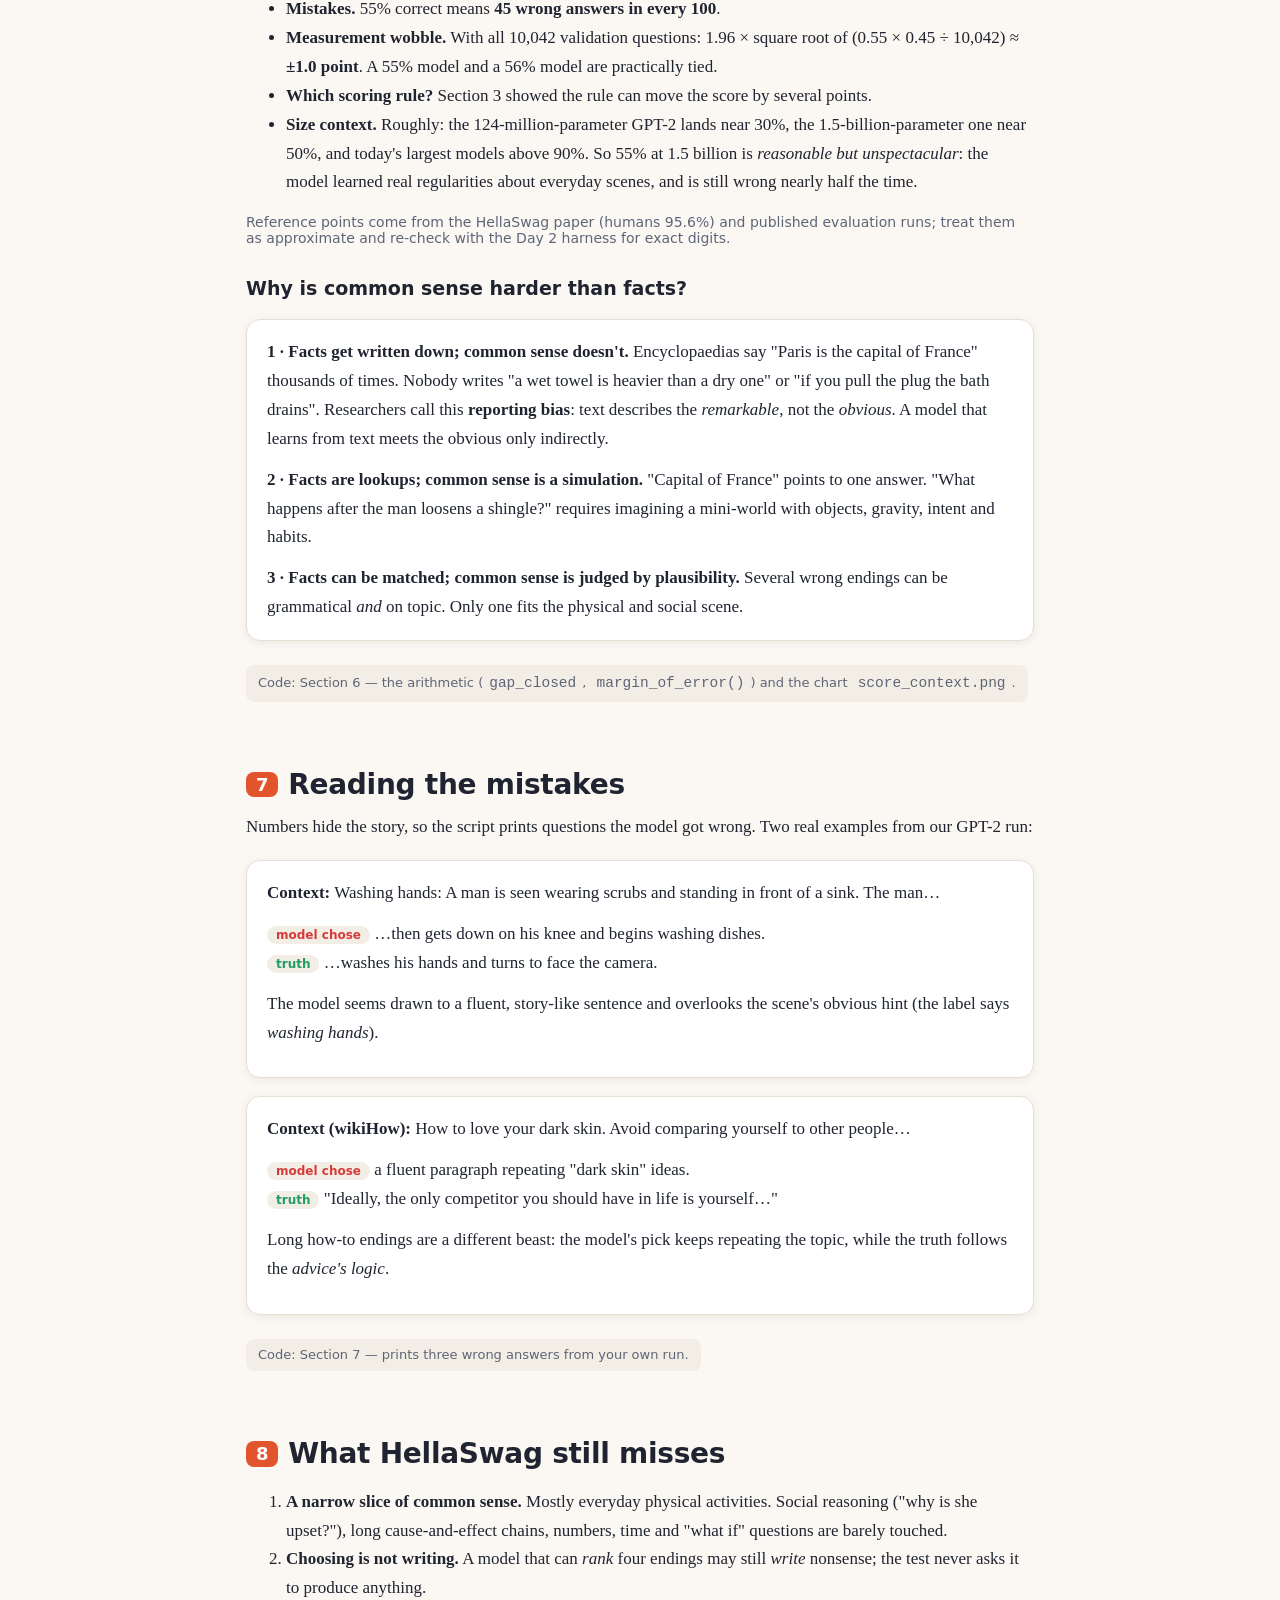
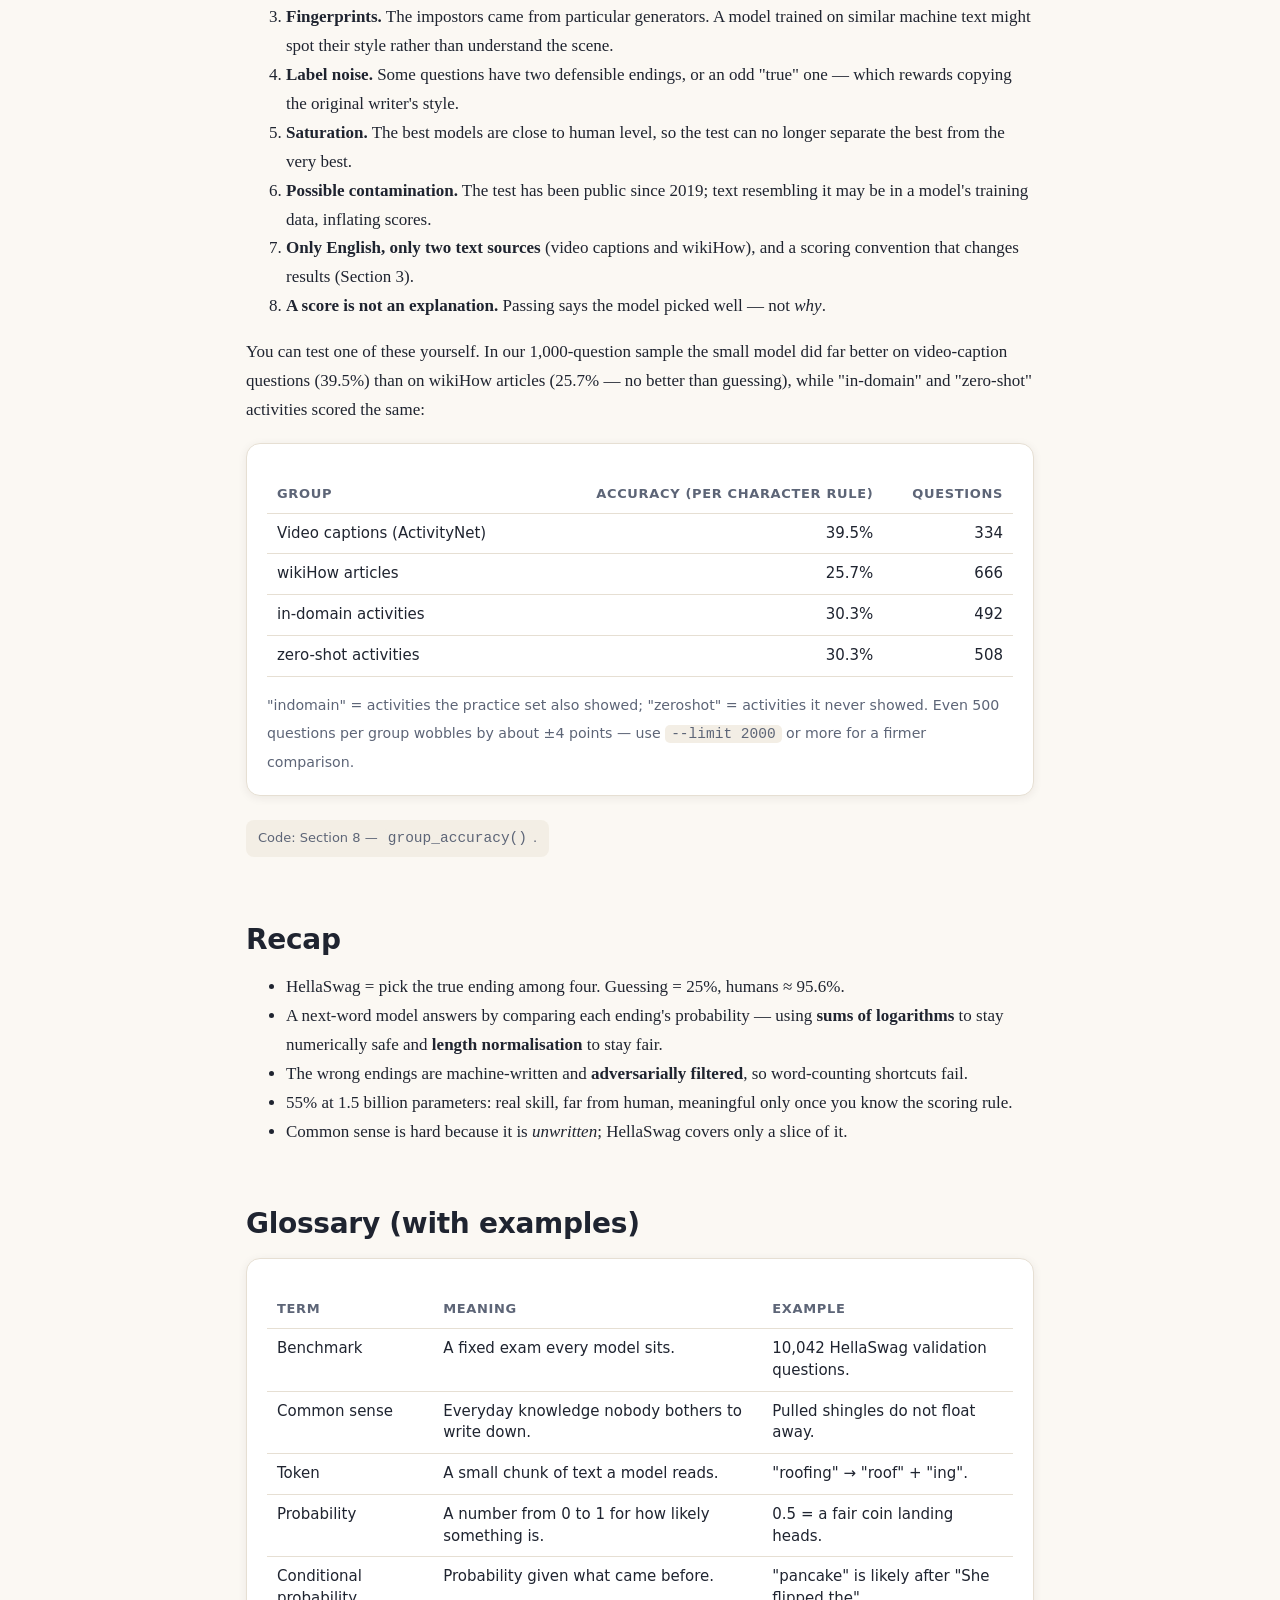
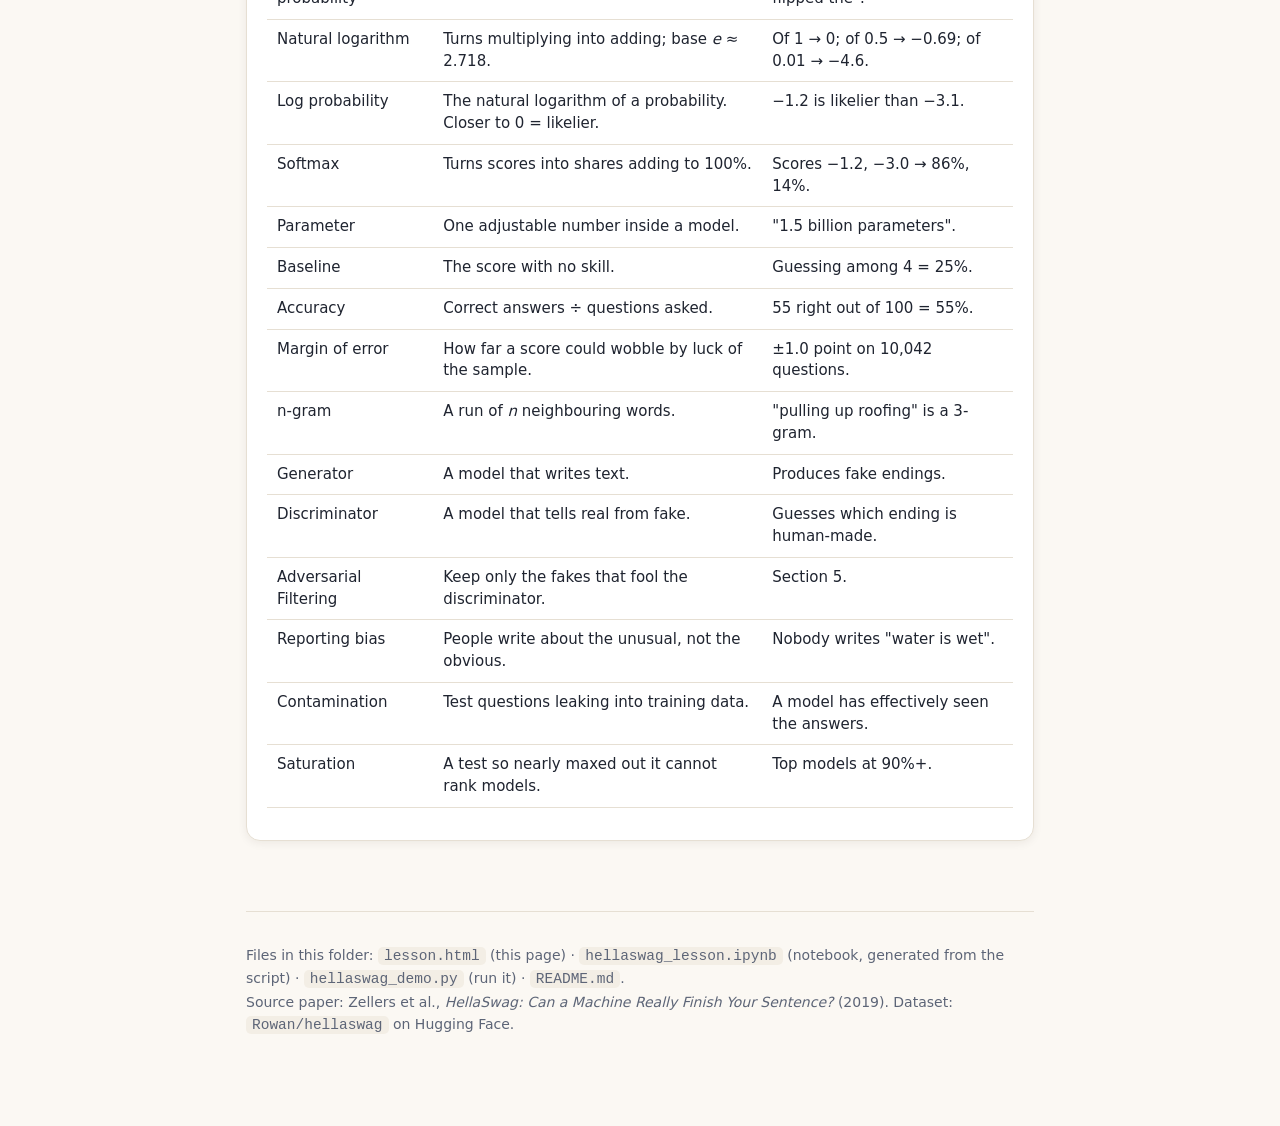
<file: Day4-hellaswag-commonsense/lesson.html>
<!DOCTYPE html>
<html lang="en">
<head>
<meta charset="UTF-8">
<meta name="viewport" content="width=device-width, initial-scale=1.0">
<title>HellaSwag: Testing Common Sense — AI Eval in the Wild, Day 4</title>
<style>
:root{
  --bg:#fbf8f3; --card:#ffffff; --ink:#1f2430; --muted:#5d6577; --line:#e6dfd3;
  --accent:#e2542b; --accent2:#2b7de2; --good:#1f9d63; --bad:#d63b3b; --warn:#c98a00;
  --code:#f3eee5; --shadow:0 2px 10px rgba(40,30,10,.07);
}
@media (prefers-color-scheme: dark){
  :root:not([data-theme="light"]){
    --bg:#14161c; --card:#1c1f27; --ink:#eceef3; --muted:#a3abbd; --line:#2d323f;
    --accent:#ff7a4d; --accent2:#6aa8ff; --good:#3ccf8e; --bad:#ff6b6b; --warn:#f0b429;
    --code:#242834; --shadow:none;
  }
}
:root[data-theme="dark"]{
  --bg:#14161c; --card:#1c1f27; --ink:#eceef3; --muted:#a3abbd; --line:#2d323f;
  --accent:#ff7a4d; --accent2:#6aa8ff; --good:#3ccf8e; --bad:#ff6b6b; --warn:#f0b429;
  --code:#242834; --shadow:none;
}
*{box-sizing:border-box}
html{scroll-behavior:smooth}
body{margin:0;background:var(--bg);color:var(--ink);font:17px/1.7 Georgia,"Iowan Old Style","Times New Roman",serif}
.wrap{max-width:820px;margin:0 auto;padding:0 16px 80px}
header.hero{padding:56px 0 24px}
.kicker{font:600 13px/1 system-ui,sans-serif;letter-spacing:.12em;text-transform:uppercase;color:var(--accent)}
h1{font:800 clamp(30px,6vw,46px)/1.1 system-ui,-apple-system,sans-serif;margin:14px 0 12px;letter-spacing:-.02em}
.lede{font-size:20px;color:var(--muted);margin:0}
h2{font:750 28px/1.2 system-ui,sans-serif;margin:60px 0 6px;letter-spacing:-.01em}
h2 .num{display:inline-block;background:var(--accent);color:#fff;border-radius:8px;padding:2px 10px;margin-right:10px;font-size:18px;vertical-align:3px}
h3{font:700 19px/1.3 system-ui,sans-serif;margin:30px 0 4px}
p{margin:12px 0}
a{color:var(--accent2)}
code,pre{font:14.5px/1.55 ui-monospace,SFMono-Regular,Menlo,Consolas,monospace}
code{background:var(--code);padding:1px 6px;border-radius:5px}
pre{background:var(--code);padding:14px 16px;border-radius:10px;overflow-x:auto;border:1px solid var(--line)}
pre code{background:none;padding:0}
.card{background:var(--card);border:1px solid var(--line);border-radius:14px;padding:18px 20px;margin:18px 0;box-shadow:var(--shadow)}
.callout{border-left:5px solid var(--accent);background:var(--card);padding:12px 18px;border-radius:0 12px 12px 0;margin:20px 0;border-top:1px solid var(--line);border-right:1px solid var(--line);border-bottom:1px solid var(--line)}
.callout.good{border-left-color:var(--good)} .callout.warn{border-left-color:var(--warn)}
.callout b.t{font-family:system-ui,sans-serif;display:block;font-size:13px;letter-spacing:.08em;text-transform:uppercase;margin-bottom:2px;color:var(--muted)}
.term{border-bottom:2px dotted var(--accent);cursor:help}
.where{font:13px/1.4 system-ui,sans-serif;color:var(--muted);background:var(--code);border-radius:8px;padding:7px 12px;display:inline-block;margin:6px 0}
table{border-collapse:collapse;width:100%;font:15px/1.45 system-ui,sans-serif;margin:14px 0}
th,td{padding:9px 10px;border-bottom:1px solid var(--line);text-align:left;vertical-align:top}
th{color:var(--muted);font-weight:600;font-size:13px;text-transform:uppercase;letter-spacing:.05em}
td.n,th.n{text-align:right;font-variant-numeric:tabular-nums}
.scroll{overflow-x:auto}
button{font:600 15px system-ui,sans-serif;cursor:pointer}
.opt{display:block;width:100%;text-align:left;margin:8px 0;padding:12px 14px;border-radius:10px;border:2px solid var(--line);background:var(--card);color:var(--ink);transition:.15s}
.opt:hover{border-color:var(--accent2)}
.opt.right{border-color:var(--good);background:color-mix(in srgb,var(--good) 14%,var(--card))}
.opt.wrong{border-color:var(--bad);background:color-mix(in srgb,var(--bad) 12%,var(--card))}
.slider-row{display:grid;grid-template-columns:150px 1fr 70px;gap:10px;align-items:center;font:14.5px system-ui,sans-serif;margin:6px 0}
.slider-row input{width:100%}
.out{font:600 15px/1.5 system-ui,sans-serif;background:var(--code);border-radius:10px;padding:10px 14px;margin-top:10px}
.bar{height:22px;border-radius:6px;background:var(--accent2);min-width:2px}
.barrow{display:grid;grid-template-columns:200px 1fr 60px;gap:10px;align-items:center;font:14.5px system-ui,sans-serif;margin:7px 0}
.barrow .track{background:var(--code);border-radius:6px}
.ruler{position:relative;height:150px;margin:30px 6px 10px;border-bottom:3px solid var(--line)}
.ruler .m{position:absolute;bottom:-3px;transform:translateX(-50%);text-align:center;font:600 12.5px/1.25 system-ui,sans-serif;white-space:nowrap}
.ruler .m i{display:block;width:3px;margin:0 auto 4px;background:var(--ink)}
.ruler .m.hl i{background:var(--accent)}
.ruler .m.hl{color:var(--accent)}
.pill{display:inline-block;font:600 12px system-ui,sans-serif;padding:2px 9px;border-radius:99px;background:var(--code);color:var(--muted)}
.tok{display:inline-block;margin:2px;padding:2px 7px;border-radius:6px;font:14px ui-monospace,Menlo,monospace}
.themebtn{position:fixed;top:12px;right:12px;background:var(--card);color:var(--ink);border:1px solid var(--line);border-radius:99px;padding:6px 12px;z-index:5}
nav.toc{font:14px/1.9 system-ui,sans-serif}
nav.toc a{display:inline-block;margin-right:14px;text-decoration:none}
footer{margin-top:70px;padding-top:20px;border-top:1px solid var(--line);color:var(--muted);font:14px/1.6 system-ui,sans-serif}
@media (max-width:600px){
  .slider-row{grid-template-columns:1fr;gap:2px}
  .barrow{grid-template-columns:1fr;gap:2px}
  body{font-size:16.5px}
}
</style>
</head>
<body>
<button class="themebtn" id="themebtn" aria-label="Toggle dark mode">Light / Dark</button>
<div class="wrap">

<header class="hero">
  <span class="kicker">AI Eval in the Wild · Day 4</span>
  <h1>HellaSwag and the Art of Testing Common Sense</h1>
  <p class="lede">Why finishing a sentence correctly needs more than pattern matching — and how researchers built a test that even clever word-counting can't pass.</p>
  <p class="where">Same lesson, three formats: this page · <code>hellaswag_lesson.ipynb</code> · <code>hellaswag_demo.py</code>. Every section number here matches the code.</p>
</header>

<nav class="toc card">
  <a href="#s1">1 · One question</a><a href="#s2">2 · The maths</a><a href="#s3">3 · A real model</a><a href="#s4">4 · Cheap tricks</a><a href="#s5">5 · The cat-and-mouse trick</a><a href="#s6">6 · What is 55%?</a><a href="#s7">7 · Mistakes</a><a href="#s8">8 · What's missing</a><a href="#glossary">Glossary</a>
</nav>

<p>Imagine handing a friend the start of a story: <em>"A man is sitting on a roof. He…"</em> and four ways to finish it.</p>
<ul>
  <li>…is using wrap to wrap a pair of skis.</li>
  <li>…is ripping level tiles off.</li>
  <li>…is holding a rubik's cube.</li>
  <li>…starts pulling up roofing on a roof.</li>
</ul>
<p>You get it right in a heartbeat. You didn't look anything up — you simply <em>know</em> how roofs, men and shingles behave. Getting a computer to know that is surprisingly hard, and <strong>HellaSwag</strong> is one of the best-known tests of it. People score about <strong>95.6%</strong>. Guessing scores <strong>25%</strong>. Let's find out where models land, and why the test is built the way it is.</p>

<div class="callout"><b class="t">The name</b>HellaSwag = <em>Harder Endings, Longer contexts, and Low-shot Activities for Situations With Adversarial Generations</em>. It upgrades an earlier test called SWAG (<em>Situations With Adversarial Generations</em>).</div>

<!-- ============================ SECTION 1 -->
<h2 id="s1"><span class="num">1</span>Anatomy of one question</h2>
<p>Every HellaSwag question has four parts:</p>
<ol>
  <li><b>Activity label</b> — what is happening ("Roof shingle removal").</li>
  <li><b>Context</b> — the start of a description, taken from video captions (a collection called ActivityNet) or how-to articles (wikiHow).</li>
  <li><b>Four endings</b> — one is what really came next; three are impostors written by a computer.</li>
  <li><b>Label</b> — which position (0, 1, 2 or 3) holds the true ending.</li>
</ol>
<p>The dataset has three parts: <b>39,905</b> practice questions (train), <b>10,042</b> exam questions with answers (validation) and <b>10,003</b> exam questions whose answers are kept secret (test). Our lesson scores the validation part.</p>

<div class="card" id="quiz">
  <p style="margin-top:0"><span class="pill">Try it</span> <b>Roof shingle removal:</b> <em>"A man is sitting on a roof. He…"</em></p>
  <div id="quizopts"></div>
  <div class="out" id="quizout" style="display:none"></div>
</div>

<p>Notice why the impostors are nasty. Skis and a rubik's cube are grammatical English. "Ripping level tiles off" is <em>almost</em> right — but "level tiles" is not how anyone talks about roofing. You need a mental picture of the world to be sure.</p>
<span class="where">Code: Section 1 of <code>hellaswag_demo.py</code> — <code>build_question()</code> tidies the text and returns the context, the four endings and the true position.</span>

<!-- ============================ SECTION 2 -->
<h2 id="s2"><span class="num">2</span>The maths by hand</h2>
<p>Here is the puzzle. A language model such as <b>GPT-2</b> (<em>Generative Pre-trained Transformer 2</em>) knows only one trick: <b>given some text, guess the next chunk</b>. It never sees "A, B, C, D". So how does a next-word guesser answer a multiple-choice question?</p>
<div class="callout good"><b class="t">The big idea</b>Ask, once per ending: <em>"How likely is it that this ending follows this context?"</em> Then choose the ending with the highest likelihood.</div>

<h3>Step 1 · Chunks and probabilities</h3>
<p>The model reads <span class="term" title="A small chunk of text. 'roofing' might be two tokens: 'roof' and 'ing'.">tokens</span> (small chunks of text). For each next token it gives a <span class="term" title="A number from 0 to 1. 0.5 means as likely as a coin landing heads.">probability</span> — a number from 0 (impossible) to 1 (certain). These are <b>conditional probabilities</b>: "the probability of this token <em>given everything before it</em>". Example: after <em>"She flipped the"</em>, the token <em>"pancake"</em> has a much higher probability than <em>"garage"</em>.</p>

<h3>Step 2 · The chain rule</h3>
<p>The probability of a whole ending is all its token probabilities <b>multiplied together</b>:</p>
<pre><code>probability(ending given context)
   = probability(token 1 given context)
   × probability(token 2 given context and token 1)
   × probability(token 3 given context and tokens 1, 2)
   × …</code></pre>

<h3>Step 3 · Why logarithms save us</h3>
<p>Multiplying lots of numbers smaller than 1 gives absurdly tiny results. In the code we multiply 300 probabilities of 0.001 and the computer answers <b>exactly zero</b> ("underflow" — the number is too small to store). The cure is the <b>natural logarithm</b> — a function that turns multiplication into addition:</p>
<pre><code>natural logarithm of (a × b × c)  =  natural logarithm of a  +  natural logarithm of b  +  natural logarithm of c</code></pre>
<p>Handy landmarks: the natural logarithm of 1 is <b>0</b>; of 0.5 is about <b>−0.69</b>; of 0.01 is about <b>−4.6</b>. Smaller probability → more negative number. So <b>total log probability = the sum of each token's natural logarithm</b>, and <em>closer to zero is better</em>.</p>

<h3>Step 4 · The length trap (play with it)</h3>
<p>Each extra token adds another negative number, so <b>long endings get punished just for being long</b>. Slide the values and watch two different scoring rules disagree:</p>

<div class="card" id="trap">
  <b>Ending A</b>
  <div class="slider-row"><label>number of tokens</label><input type="range" id="a_n" min="1" max="20" value="3"><span id="a_nv"></span></div>
  <div class="slider-row"><label>probability of each token</label><input type="range" id="a_p" min="1" max="90" value="10"><span id="a_pv"></span></div>
  <b>Ending B</b>
  <div class="slider-row"><label>number of tokens</label><input type="range" id="b_n" min="1" max="20" value="6"><span id="b_nv"></span></div>
  <div class="slider-row"><label>probability of each token</label><input type="range" id="b_p" min="1" max="90" value="20"><span id="b_pv"></span></div>
  <div class="out" id="trapout"></div>
</div>

<p>With the starting values, B has better tokens (0.2 each versus 0.1 each) yet loses on the <em>total</em>. Two fixes are standard:</p>
<ul>
  <li><b>Average log probability per token</b> = total ÷ number of tokens.</li>
  <li><b>Log probability per character</b> = total ÷ number of letters and spaces in the ending. The popular evaluation harness calls this "length-normalised accuracy" and it is the number people usually quote as <em>the</em> HellaSwag score.</li>
</ul>

<h3>Step 5 · From scores to "how sure?" (softmax)</h3>
<p>Picking the highest score gives an answer. To see <em>confidence</em>, use <b>softmax</b> — a recipe that turns any list of scores into shares that add up to 100%: subtract the best score, raise <em>e</em> (about 2.718) to the power of each result, then divide by the total.</p>
<pre><code>share of ending i = e ^ (score i − best score)  ÷  sum over all endings of  e ^ (score − best score)</code></pre>
<div class="card" id="soft">
  <div class="slider-row"><label>Ending 0 score</label><input type="range" min="-50" max="0" value="-31"><span></span></div>
  <div class="slider-row"><label>Ending 1 score</label><input type="range" min="-50" max="0" value="-24"><span></span></div>
  <div class="slider-row"><label>Ending 2 score</label><input type="range" min="-50" max="0" value="-30"><span></span></div>
  <div class="slider-row"><label>Ending 3 score</label><input type="range" min="-50" max="0" value="-12"><span></span></div>
  <div class="out" id="softout"></div>
  <small style="color:var(--muted);font-family:system-ui">Slider values are tenths: −31 means a score of −3.1 (average log probability per token).</small>
</div>
<span class="where">Code: Section 2 — <code>total_log_probability()</code>, <code>average_log_probability()</code>, <code>softmax()</code> and the underflow demo.</span>

<!-- ============================ SECTION 3 -->
<h2 id="s3"><span class="num">3</span>A real model takes the test</h2>
<p>Now swap the made-up numbers for a real model's. We fed <code>context + ending</code> to GPT-2 (the small one, <b>124 million parameters</b> — a <span class="term" title="One adjustable number (a 'dial') inside the model. 1.5 billion parameters = 1.5 billion dials.">parameter</span> is one adjustable number inside the model) and read off the probability it gave every token of each ending. Real result for our roof question:</p>

<div class="scroll"><table>
<tr><th>#</th><th class="n">tokens</th><th class="n">total</th><th class="n">per token</th><th class="n">per character</th><th>ending</th></tr>
<tr><td>0</td><td class="n">11</td><td class="n">−42.18</td><td class="n">−3.834</td><td class="n">−1.140</td><td>is using wrap to wrap a pair of skis.</td></tr>
<tr><td>1</td><td class="n">6</td><td class="n">−32.84</td><td class="n">−5.473</td><td class="n">−1.216</td><td>is ripping level tiles off.</td></tr>
<tr><td>2</td><td class="n"><b>8</b></td><td class="n"><b>−24.56</b></td><td class="n"><b>−3.070</b></td><td class="n">−0.945</td><td>is holding a rubik's cube.</td></tr>
<tr><td>3</td><td class="n">9</td><td class="n">−33.58</td><td class="n">−3.731</td><td class="n"><b>−0.933</b></td><td><b>starts pulling up roofing on a roof. ✔ true</b></td></tr>
</table></div>

<div class="callout warn"><b class="t">Look at that!</b>Adding up log probabilities → picks the <b>rubik's cube</b> (wrong). Averaging per token → <b>rubik's cube</b> (wrong). Dividing by characters → <b>roofing</b> (correct!). Same model, same question, three different answers. A HellaSwag score is meaningless unless you know <em>which rule</em> produced it.</div>

<p>Peek at the true ending token by token. High probability = "expected", very negative = "surprise":</p>
<div class="card" id="toks"></div>

<h3>A bigger sample</h3>
<p>One question proves nothing, so the script scores a random sample of <b>1,000</b> validation questions:</p>
<div class="card">
  <div class="barrow"><span>random guessing</span><div class="track"><div class="bar" style="width:25%;background:var(--muted)"></div></div><span>25.0%</span></div>
  <div class="barrow"><span>GPT-2 · add up</span><div class="track"><div class="bar" style="width:26.6%"></div></div><span>26.6%</span></div>
  <div class="barrow"><span>GPT-2 · average per token</span><div class="track"><div class="bar" style="width:30.4%"></div></div><span>30.4%</span></div>
  <div class="barrow"><span>GPT-2 · per character</span><div class="track"><div class="bar" style="width:30.3%"></div></div><span>30.3%</span></div>
  <div class="barrow"><span>humans</span><div class="track"><div class="bar" style="width:95.6%;background:var(--good)"></div></div><span>95.6%</span></div>
</div>
<p><b>Margin of error.</b> With <em>n</em> questions and accuracy <em>p</em>, the score typically wobbles by about <code>1.96 × square root of ( p × (1 − p) ÷ n )</code> (that "1.96" makes it a 95%-confidence wobble). With 1,000 questions that is about <b>±2.8 points</b>. Small runs are rough sketches, not verdicts.</p>
<p>(We could not run the 1.5-billion-parameter model in our cloud workspace: its 7 GB of memory is too tight. On your Mac: <code>python hellaswag_demo.py --model gpt2-xl --limit 1000</code>.)</p>
<span class="where">Code: Section 3 — <code>ending_token_log_probabilities()</code> and <code>scores_for_question()</code>; then a loop over the sample.</span>

<!-- ============================ SECTION 4 -->
<h2 id="s4"><span class="num">4</span>Why cheap tricks fail</h2>
<p>If a test can be passed <em>without</em> the skill it claims to measure, it measures something else. So we tried three cheats that need no understanding:</p>
<ol>
  <li><b>Longest ending wins.</b></li>
  <li><b>Word overlap.</b> Pick the ending that shares the most words with the context. <em>Example: the context says "roof" and an ending says "roof" → looks right.</em></li>
  <li><b>Ending-only n-gram classifier.</b> An <span class="term" title="A run of n neighbouring words. 'pulling up roofing' is a 3-gram.">n-gram</span> is a run of <em>n</em> neighbouring words. We trained a small yes/no scorer on 4,000 practice questions to recognise "real-sounding" endings from the ending alone, using single words and two-word runs.</li>
</ol>
<p>To see what the adversarial design achieved, we also built an <b>easy exam</b> whose wrong endings come from <em>random other questions</em> (a roof question might get a baking ending).</p>

<div class="card">
  <div class="scroll"><table>
  <tr><th>Trick</th><th class="n">Easy exam</th><th class="n">Real HellaSwag</th></tr>
  <tr><td>Longest ending</td><td class="n">25.7%</td><td class="n">22.4%</td></tr>
  <tr><td>Word overlap with context</td><td class="n"><b>66.5%</b></td><td class="n"><b>34.2%</b></td></tr>
  <tr><td>Ending-only n-gram classifier</td><td class="n">—</td><td class="n">31.3%</td></tr>
  </table></div>
  <small style="font-family:system-ui;color:var(--muted)">Measured on 2,000 validation questions. Random guessing = 25%.</small>
</div>
<p>Word overlap is a champion on the easy exam because <em>topic words give the game away</em> — then it collapses on the real thing. The wrong endings were <b>chosen to talk about the same topic</b>, so the shortcut has nothing to grab.</p>
<span class="where">Code: Section 4 — <code>pick_longest()</code>, <code>pick_by_overlap()</code>, <code>pick_by_ending_only()</code> and the easy-exam builder.</span>

<!-- ============================ SECTION 5 -->
<h2 id="s5"><span class="num">5</span>The cat-and-mouse trick: Adversarial Filtering</h2>
<p>Where did those sneaky wrong endings come from? From a game called <b>Adversarial Filtering</b> ("adversarial" = two sides working against each other):</p>
<ol>
  <li>A <b>generator</b> — a text-writing model — churns out a big pool of candidate wrong endings.</li>
  <li>A <b>discriminator</b> — a classifier — learns to tell real endings from generated ones.</li>
  <li><b>Keep the candidates the discriminator believes are real</b> (they fooled it); throw away the obvious fakes.</li>
  <li>Retrain the discriminator on the tougher set. Repeat.</li>
</ol>
<p>Think of a forger and a detective improving each other until the detective can barely beat a coin toss.</p>

<div class="callout warn"><b class="t">Honest disclaimer</b>Our version is a <em>toy</em>: the generator is a <b>bigram Markov chain</b> (it picks each next word by looking only at the previous word) and the wrong endings ignore the context. The real dataset used far stronger models. The mechanism is the same though.</div>

<p>Fake endings our toy generator wrote: <em>"are shaky remodeling the completes boot reading a man"</em>, <em>"speeds up in the sterile towel dry hair."</em> Now watch a discriminator try to pick the real ending out of four, on questions it has never seen:</p>

<div class="card">
  <svg viewBox="0 0 560 250" width="100%" role="img" aria-label="Discriminator accuracy falls from about 62 percent to about 28 percent over filtering rounds" id="afchart"></svg>
  <small style="font-family:system-ui;color:var(--muted)">Dashed line = random guessing (25%). Round 0 = before any filtering.</small>
</div>
<p>Round 0: the detective wins <b>62.5%</b> of the time. After a single round of filtering: <b>31.0%</b> — and it hovers near guessing after that. The impostors now look real <em>to anything that reads surface patterns</em>, which is exactly why the cheap tricks in Section 4 fail.</p>
<span class="where">Code: Section 5 — <code>generate_ending()</code>, <code>train_discriminator()</code>, the round loop and the saved chart <code>adversarial_filtering_curve.png</code>.</span>

<!-- ============================ SECTION 6 -->
<h2 id="s6"><span class="num">6</span>What does "55% on a 1.5 billion parameter model" really say?</h2>
<p>Turn the headline into plain statements:</p>
<div class="ruler" id="ruler"></div>
<ul>
  <li><b>Distance from guessing.</b> Gap closed = (55 − 25) ÷ (95.6 − 25) = 30 ÷ 70.6 ≈ <b>42%</b> of the way from coin-flipping to human.</li>
  <li><b>Mistakes.</b> 55% correct means <b>45 wrong answers in every 100</b>.</li>
  <li><b>Measurement wobble.</b> With all 10,042 validation questions: 1.96 × square root of (0.55 × 0.45 ÷ 10,042) ≈ <b>±1.0 point</b>. A 55% model and a 56% model are practically tied.</li>
  <li><b>Which scoring rule?</b> Section 3 showed the rule can move the score by several points.</li>
  <li><b>Size context.</b> Roughly: the 124-million-parameter GPT-2 lands near 30%, the 1.5-billion-parameter one near 50%, and today's largest models above 90%. So 55% at 1.5 billion is <em>reasonable but unspectacular</em>: the model learned real regularities about everyday scenes, and is still wrong nearly half the time.</li>
</ul>
<p style="color:var(--muted);font:14px system-ui">Reference points come from the HellaSwag paper (humans 95.6%) and published evaluation runs; treat them as approximate and re-check with the Day 2 harness for exact digits.</p>

<h3>Why is common sense harder than facts?</h3>
<div class="card">
  <p style="margin-top:0"><b>1 · Facts get written down; common sense doesn't.</b> Encyclopaedias say "Paris is the capital of France" thousands of times. Nobody writes "a wet towel is heavier than a dry one" or "if you pull the plug the bath drains". Researchers call this <b>reporting bias</b>: text describes the <em>remarkable</em>, not the <em>obvious</em>. A model that learns from text meets the obvious only indirectly.</p>
  <p><b>2 · Facts are lookups; common sense is a simulation.</b> "Capital of France" points to one answer. "What happens after the man loosens a shingle?" requires imagining a mini-world with objects, gravity, intent and habits.</p>
  <p style="margin-bottom:0"><b>3 · Facts can be matched; common sense is judged by plausibility.</b> Several wrong endings can be grammatical <em>and</em> on topic. Only one fits the physical and social scene.</p>
</div>
<span class="where">Code: Section 6 — the arithmetic (<code>gap_closed</code>, <code>margin_of_error()</code>) and the chart <code>score_context.png</code>.</span>

<!-- ============================ SECTION 7 -->
<h2 id="s7"><span class="num">7</span>Reading the mistakes</h2>
<p>Numbers hide the story, so the script prints questions the model got wrong. Two real examples from our GPT-2 run:</p>
<div class="card">
  <p style="margin-top:0"><b>Context:</b> Washing hands: A man is seen wearing scrubs and standing in front of a sink. The man…</p>
  <p><span class="pill" style="color:var(--bad)">model chose</span> …then gets down on his knee and begins washing dishes.<br><span class="pill" style="color:var(--good)">truth</span> …washes his hands and turns to face the camera.</p>
  <p>The model seems drawn to a fluent, story-like sentence and overlooks the scene's obvious hint (the label says <em>washing hands</em>).</p>
</div>
<div class="card">
  <p style="margin-top:0"><b>Context (wikiHow):</b> How to love your dark skin. Avoid comparing yourself to other people…</p>
  <p><span class="pill" style="color:var(--bad)">model chose</span> a fluent paragraph repeating "dark skin" ideas.<br><span class="pill" style="color:var(--good)">truth</span> "Ideally, the only competitor you should have in life is yourself…"</p>
  <p>Long how-to endings are a different beast: the model's pick keeps repeating the topic, while the truth follows the <em>advice's logic</em>.</p>
</div>
<span class="where">Code: Section 7 — prints three wrong answers from your own run.</span>

<!-- ============================ SECTION 8 -->
<h2 id="s8"><span class="num">8</span>What HellaSwag still misses</h2>
<ol>
  <li><b>A narrow slice of common sense.</b> Mostly everyday physical activities. Social reasoning ("why is she upset?"), long cause-and-effect chains, numbers, time and "what if" questions are barely touched.</li>
  <li><b>Choosing is not writing.</b> A model that can <em>rank</em> four endings may still <em>write</em> nonsense; the test never asks it to produce anything.</li>
  <li><b>Fingerprints.</b> The impostors came from particular generators. A model trained on similar machine text might spot their style rather than understand the scene.</li>
  <li><b>Label noise.</b> Some questions have two defensible endings, or an odd "true" one — which rewards copying the original writer's style.</li>
  <li><b>Saturation.</b> The best models are close to human level, so the test can no longer separate the best from the very best.</li>
  <li><b>Possible contamination.</b> The test has been public since 2019; text resembling it may be in a model's training data, inflating scores.</li>
  <li><b>Only English, only two text sources</b> (video captions and wikiHow), and a scoring convention that changes results (Section 3).</li>
  <li><b>A score is not an explanation.</b> Passing says the model picked well — not <em>why</em>.</li>
</ol>
<p>You can test one of these yourself. In our 1,000-question sample the small model did far better on video-caption questions (39.5%) than on wikiHow articles (25.7% — no better than guessing), while "in-domain" and "zero-shot" activities scored the same:</p>
<div class="card">
  <div class="scroll"><table>
  <tr><th>Group</th><th class="n">accuracy (per character rule)</th><th class="n">questions</th></tr>
  <tr><td>Video captions (ActivityNet)</td><td class="n">39.5%</td><td class="n">334</td></tr>
  <tr><td>wikiHow articles</td><td class="n">25.7%</td><td class="n">666</td></tr>
  <tr><td>in-domain activities</td><td class="n">30.3%</td><td class="n">492</td></tr>
  <tr><td>zero-shot activities</td><td class="n">30.3%</td><td class="n">508</td></tr>
  </table></div>
  <small style="font-family:system-ui;color:var(--muted)">"indomain" = activities the practice set also showed; "zeroshot" = activities it never showed. Even 500 questions per group wobbles by about ±4 points — use <code>--limit 2000</code> or more for a firmer comparison.</small>
</div>
<span class="where">Code: Section 8 — <code>group_accuracy()</code>.</span>

<h2>Recap</h2>
<ul>
  <li>HellaSwag = pick the true ending among four. Guessing = 25%, humans ≈ 95.6%.</li>
  <li>A next-word model answers by comparing each ending's probability — using <b>sums of logarithms</b> to stay numerically safe and <b>length normalisation</b> to stay fair.</li>
  <li>The wrong endings are machine-written and <b>adversarially filtered</b>, so word-counting shortcuts fail.</li>
  <li>55% at 1.5 billion parameters: real skill, far from human, meaningful only once you know the scoring rule.</li>
  <li>Common sense is hard because it is <em>unwritten</em>; HellaSwag covers only a slice of it.</li>
</ul>

<h2 id="glossary">Glossary (with examples)</h2>
<div class="card scroll">
<table>
<tr><th>Term</th><th>Meaning</th><th>Example</th></tr>
<tr><td>Benchmark</td><td>A fixed exam every model sits.</td><td>10,042 HellaSwag validation questions.</td></tr>
<tr><td>Common sense</td><td>Everyday knowledge nobody bothers to write down.</td><td>Pulled shingles do not float away.</td></tr>
<tr><td>Token</td><td>A small chunk of text a model reads.</td><td>"roofing" → "roof" + "ing".</td></tr>
<tr><td>Probability</td><td>A number from 0 to 1 for how likely something is.</td><td>0.5 = a fair coin landing heads.</td></tr>
<tr><td>Conditional probability</td><td>Probability given what came before.</td><td>"pancake" is likely after "She flipped the".</td></tr>
<tr><td>Natural logarithm</td><td>Turns multiplying into adding; base <em>e</em> ≈ 2.718.</td><td>Of 1 → 0; of 0.5 → −0.69; of 0.01 → −4.6.</td></tr>
<tr><td>Log probability</td><td>The natural logarithm of a probability. Closer to 0 = likelier.</td><td>−1.2 is likelier than −3.1.</td></tr>
<tr><td>Softmax</td><td>Turns scores into shares adding to 100%.</td><td>Scores −1.2, −3.0 → 86%, 14%.</td></tr>
<tr><td>Parameter</td><td>One adjustable number inside a model.</td><td>"1.5 billion parameters".</td></tr>
<tr><td>Baseline</td><td>The score with no skill.</td><td>Guessing among 4 = 25%.</td></tr>
<tr><td>Accuracy</td><td>Correct answers ÷ questions asked.</td><td>55 right out of 100 = 55%.</td></tr>
<tr><td>Margin of error</td><td>How far a score could wobble by luck of the sample.</td><td>±1.0 point on 10,042 questions.</td></tr>
<tr><td>n-gram</td><td>A run of <em>n</em> neighbouring words.</td><td>"pulling up roofing" is a 3-gram.</td></tr>
<tr><td>Generator</td><td>A model that writes text.</td><td>Produces fake endings.</td></tr>
<tr><td>Discriminator</td><td>A model that tells real from fake.</td><td>Guesses which ending is human-made.</td></tr>
<tr><td>Adversarial Filtering</td><td>Keep only the fakes that fool the discriminator.</td><td>Section 5.</td></tr>
<tr><td>Reporting bias</td><td>People write about the unusual, not the obvious.</td><td>Nobody writes "water is wet".</td></tr>
<tr><td>Contamination</td><td>Test questions leaking into training data.</td><td>A model has effectively seen the answers.</td></tr>
<tr><td>Saturation</td><td>A test so nearly maxed out it cannot rank models.</td><td>Top models at 90%+.</td></tr>
</table>
</div>

<footer>
  <p>Files in this folder: <code>lesson.html</code> (this page) · <code>hellaswag_lesson.ipynb</code> (notebook, generated from the script) · <code>hellaswag_demo.py</code> (run it) · <code>README.md</code>.<br>
  Source paper: Zellers et al., <em>HellaSwag: Can a Machine Really Finish Your Sentence?</em> (2019). Dataset: <code>Rowan/hellaswag</code> on Hugging Face.</p>
</footer>
</div>

<script>
// theme
(function(){var b=document.getElementById('themebtn'),r=document.documentElement;
b.onclick=function(){var dark=getComputedStyle(r).getPropertyValue('--bg').trim()==='#14161c';r.setAttribute('data-theme',dark?'light':'dark');draw()}})();

// quiz
var endings=["is using wrap to wrap a pair of skis.","is ripping level tiles off.","is holding a rubik's cube.","starts pulling up roofing on a roof."];
var why=["Grammatical, but skis have nothing to do with a roof.","Close! But 'level tiles' is an odd phrase for roofing — it was written by a machine.","Grammatical, but a puzzle cube on a roof? Nothing links the scene to it.","Correct. Roof, roofing, pulling up: activity, object and action all agree."];
var q=document.getElementById('quizopts'),qo=document.getElementById('quizout');
endings.forEach(function(t,i){var b=document.createElement('button');b.className='opt';b.textContent=i+' · He '+t;
 b.onclick=function(){[].forEach.call(q.children,function(c){c.classList.remove('right','wrong')});
  b.classList.add(i===3?'right':'wrong');if(i!==3)q.children[3].classList.add('right');
  qo.style.display='block';qo.textContent=(i===3?'✔ You got it. ':'✘ Not quite. ')+why[i];};
 q.appendChild(b)});

// length trap
function ln(x){return Math.log(x)}
function trap(){var an=+a_n.value,ap=a_p.value/100,bn=+b_n.value,bp=b_p.value/100;
 a_nv.textContent=an;a_pv.textContent=ap.toFixed(2);b_nv.textContent=bn;b_pv.textContent=bp.toFixed(2);
 var at=an*ln(ap),bt=bn*ln(bp),aa=at/1,ba=bt/1;var aavg=ln(ap),bavg=ln(bp);
 var wt=at>bt?'A':(bt>at?'B':'tie'),wa=aavg>bavg?'A':(bavg>aavg?'B':'tie');
 trapout.innerHTML='Total log probability (add up): A = '+at.toFixed(2)+' , B = '+bt.toFixed(2)+' → <span style="color:var(--accent)">winner '+wt+'</span><br>'+
 'Average per token: A = '+aavg.toFixed(2)+' , B = '+bavg.toFixed(2)+' → <span style="color:var(--accent2)">winner '+wa+'</span>'+
 (wt!==wa&&wt!=='tie'&&wa!=='tie'?'<br><b>The two rules disagree!</b> The longer ending is being punished for its length.':'');}
['a_n','a_p','b_n','b_p'].forEach(function(id){document.getElementById(id).oninput=trap});trap();

// softmax
(function(){var rows=document.querySelectorAll('#soft input'),out=document.getElementById('softout');
 function go(){var s=[].map.call(rows,function(r,i){var v=r.value/10;r.nextElementSibling.textContent=v.toFixed(1);return v});
  var m=Math.max.apply(null,s),e=s.map(function(v){return Math.exp(v-m)}),t=e.reduce(function(a,b){return a+b},0);
  out.innerHTML=e.map(function(v,i){return 'Ending '+i+': '+(100*v/t).toFixed(1)+'%'}).join(' &nbsp;·&nbsp; ')+'<br>Model picks ending '+s.indexOf(m);}
 [].forEach.call(rows,function(r){r.oninput=go});go();})();

// tokens
var toks=[["starts",-5.315],["pulling",-4.172],["up",-3.052],["roof",-7.861],["ing",-3.042],["on",-3.728],["a",-2.131],["roof",-2.912],[".",-1.370]];
document.getElementById('toks').innerHTML='<p style="margin-top:0;font-family:system-ui;font-size:14px;color:var(--muted)">Each chip: token · natural log probability (probability). Hover for details.</p>'+
 toks.map(function(t){var p=Math.exp(t[1]);var hue=Math.max(0,Math.min(120,120+t[1]*14));
 return '<span class="tok" title="probability '+p.toFixed(4)+'" style="background:hsla('+hue+',70%,50%,.22)">'+t[0]+' · '+t[1].toFixed(1)+' ('+(p<0.001?'<0.001':p.toFixed(3))+')</span>'}).join('');

// adversarial filtering chart
var af=[62.5,31.0,30.8,29.5,28.4,29.8,28.1];
function draw(){var svg=document.getElementById('afchart'),W=560,H=250,L=44,B=34,T=14,R=14;
 var ink=getComputedStyle(document.documentElement).getPropertyValue('--ink').trim(),mu=getComputedStyle(document.documentElement).getPropertyValue('--muted').trim(),ac=getComputedStyle(document.documentElement).getPropertyValue('--accent').trim(),ln2=getComputedStyle(document.documentElement).getPropertyValue('--line').trim();
 function x(i){return L+i*(W-L-R)/(af.length-1)}function y(v){return T+(100-v)*(H-T-B)/100}
 var s='';[0,25,50,75,100].forEach(function(v){s+='<line x1="'+L+'" x2="'+(W-R)+'" y1="'+y(v)+'" y2="'+y(v)+'" stroke="'+ln2+'"/><text x="'+(L-8)+'" y="'+(y(v)+4)+'" text-anchor="end" font-size="11" fill="'+mu+'" font-family="system-ui">'+v+'%</text>'});
 s+='<line x1="'+L+'" x2="'+(W-R)+'" y1="'+y(25)+'" y2="'+y(25)+'" stroke="'+mu+'" stroke-dasharray="6 5"/>';
 s+='<polyline fill="none" stroke="'+ac+'" stroke-width="3" points="'+af.map(function(v,i){return x(i)+','+y(v)}).join(' ')+'"/>';
 af.forEach(function(v,i){s+='<circle cx="'+x(i)+'" cy="'+y(v)+'" r="4.5" fill="'+ac+'"/><text x="'+x(i)+'" y="'+(y(v)-10)+'" text-anchor="middle" font-size="11" fill="'+ink+'" font-family="system-ui">'+v.toFixed(1)+'</text><text x="'+x(i)+'" y="'+(H-12)+'" text-anchor="middle" font-size="11" fill="'+mu+'" font-family="system-ui">'+i+'</text>'});
 s+='<text x="'+(W/2)+'" y="'+(H-0)+'" text-anchor="middle" font-size="11" fill="'+mu+'" font-family="system-ui">Adversarial Filtering round</text>';
 svg.innerHTML=s}
draw();

// ruler
(function(){var pts=[[25,'random<br>guessing',0,40,0],[30.3,'GPT-2 small<br>(our run)',0,80,1],[55,'headline<br>55%',1,64,0],[95.6,'humans<br>95.6%',0,40,0]];
 document.getElementById('ruler').innerHTML=pts.map(function(p){return '<div class="m'+(p[2]?' hl':'')+'" style="left:'+p[0]+'%">'+(p[4]?p[1]+'<i style="height:'+p[3]+'px;margin-top:4px"></i>':'<i style="height:'+p[3]+'px"></i>'+p[1])+'</div>'}).join('')+
 '<div style="position:absolute;left:0;bottom:-30px;font:12px system-ui;color:var(--muted)">0%</div><div style="position:absolute;right:0;bottom:-30px;font:12px system-ui;color:var(--muted)">100%</div>';})();
</script>
</body>
</html>
</file>
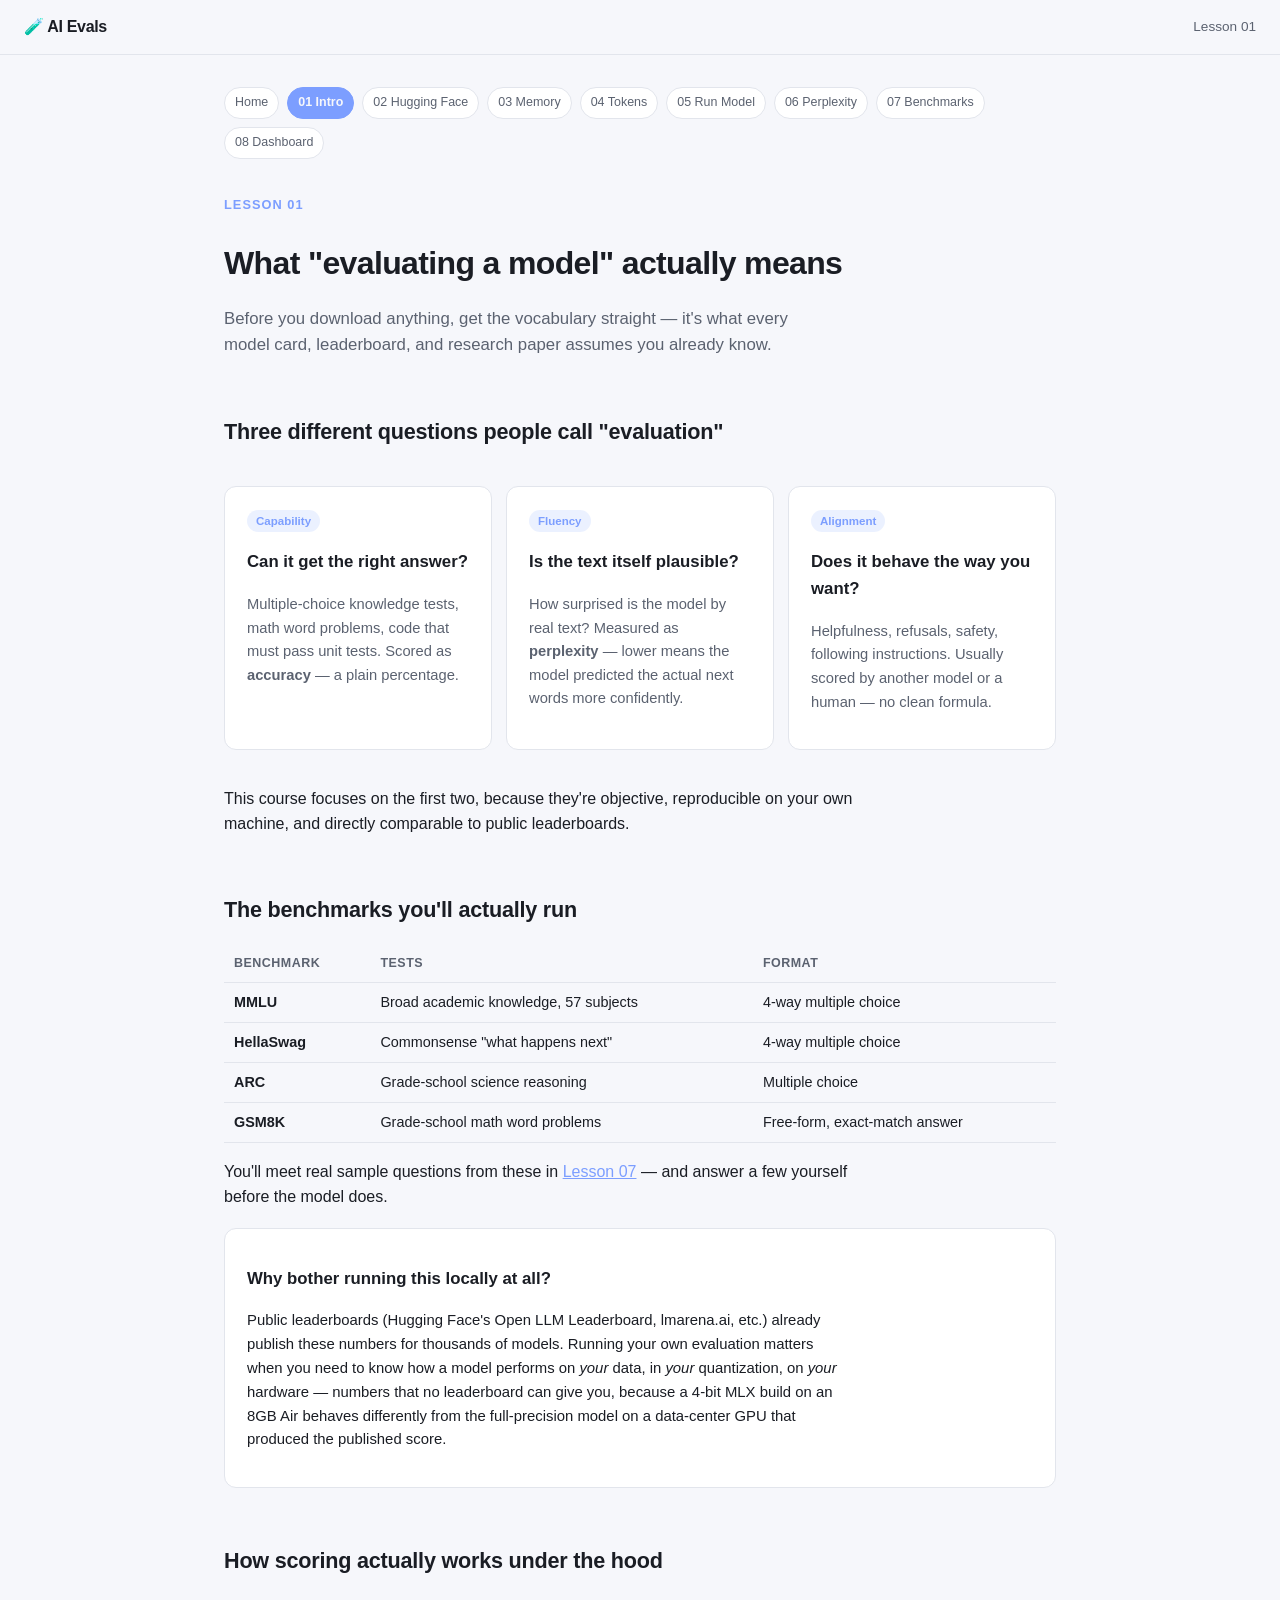
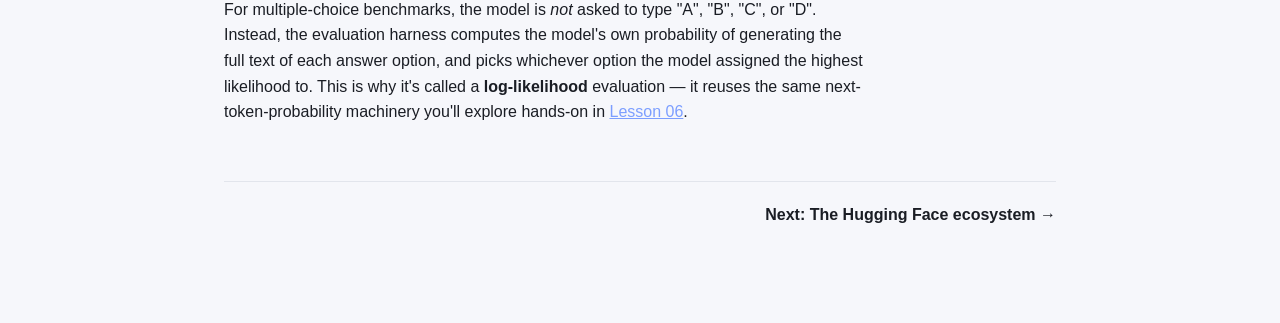
<file: lessons/01-intro-model-evaluation.html>
<!DOCTYPE html>
<html lang="en">
<head>
<meta charset="UTF-8">
<meta name="viewport" content="width=device-width, initial-scale=1.0">
<title>01 · What "Evaluating a Model" Means — AI Evals</title>
<link rel="stylesheet" href="css/style.css">
</head>
<body>
<div class="topbar"><a class="brand" href="index.html">🧪 AI Evals</a><span class="crumbs">Lesson 01</span></div>
<div class="wrap">
  <div class="lesson-nav">
    <a href="index.html">Home</a>
    <a href="01-intro-model-evaluation.html">01 Intro</a>
    <a href="02-hugging-face-ecosystem.html">02 Hugging Face</a>
    <a href="03-quantization-memory-calculator.html">03 Memory</a>
    <a href="04-tokenization-playground.html">04 Tokens</a>
    <a href="05-running-mlx-model.html">05 Run Model</a>
    <a href="06-perplexity-explained.html">06 Perplexity</a>
    <a href="07-benchmarks-quiz.html">07 Benchmarks</a>
    <a href="08-results-dashboard.html">08 Dashboard</a>
  </div>

  <span class="kicker">Lesson 01</span>
  <h1>What "evaluating a model" actually means</h1>
  <p class="lede">Before you download anything, get the vocabulary straight — it's what every model card, leaderboard, and research paper assumes you already know.</p>

  <h2>Three different questions people call "evaluation"</h2>
  <div class="grid">
    <div class="card">
      <div class="badge">Capability</div>
      <h3>Can it get the right answer?</h3>
      <p style="font-size:0.92rem;color:var(--text-dim)">Multiple-choice knowledge tests, math word problems, code that must pass unit tests. Scored as <strong>accuracy</strong> — a plain percentage.</p>
    </div>
    <div class="card">
      <div class="badge">Fluency</div>
      <h3>Is the text itself plausible?</h3>
      <p style="font-size:0.92rem;color:var(--text-dim)">How surprised is the model by real text? Measured as <strong>perplexity</strong> — lower means the model predicted the actual next words more confidently.</p>
    </div>
    <div class="card">
      <div class="badge">Alignment</div>
      <h3>Does it behave the way you want?</h3>
      <p style="font-size:0.92rem;color:var(--text-dim)">Helpfulness, refusals, safety, following instructions. Usually scored by another model or a human — no clean formula.</p>
    </div>
  </div>
  <p>This course focuses on the first two, because they're objective, reproducible on your own machine, and directly comparable to public leaderboards.</p>

  <h2>The benchmarks you'll actually run</h2>
  <table>
    <tr><th>Benchmark</th><th>Tests</th><th>Format</th></tr>
    <tr><td><strong>MMLU</strong></td><td>Broad academic knowledge, 57 subjects</td><td>4-way multiple choice</td></tr>
    <tr><td><strong>HellaSwag</strong></td><td>Commonsense "what happens next"</td><td>4-way multiple choice</td></tr>
    <tr><td><strong>ARC</strong></td><td>Grade-school science reasoning</td><td>Multiple choice</td></tr>
    <tr><td><strong>GSM8K</strong></td><td>Grade-school math word problems</td><td>Free-form, exact-match answer</td></tr>
  </table>
  <p>You'll meet real sample questions from these in <a href="07-benchmarks-quiz.html">Lesson 07</a> — and answer a few yourself before the model does.</p>

  <div class="card">
    <h3>Why bother running this locally at all?</h3>
    <p style="font-size:0.93rem">
      Public leaderboards (Hugging Face's Open LLM Leaderboard, lmarena.ai, etc.) already publish these
      numbers for thousands of models. Running your own evaluation matters when you need to know how a model
      performs on <em>your</em> data, in <em>your</em> quantization, on <em>your</em> hardware — numbers that
      no leaderboard can give you, because a 4-bit MLX build on an 8GB Air behaves differently from the
      full-precision model on a data-center GPU that produced the published score.
    </p>
  </div>

  <h2>How scoring actually works under the hood</h2>
  <p>For multiple-choice benchmarks, the model is <em>not</em> asked to type "A", "B", "C", or "D". Instead, the
  evaluation harness computes the model's own probability of generating the full text of each answer option, and
  picks whichever option the model assigned the highest likelihood to. This is why it's called a
  <strong>log-likelihood</strong> evaluation — it reuses the same next-token-probability machinery you'll explore
  hands-on in <a href="06-perplexity-explained.html">Lesson 06</a>.</p>

  <footer class="nextprev">
    <span></span>
    <a href="02-hugging-face-ecosystem.html">Next: The Hugging Face ecosystem →<span class="dir"></span></a>
  </footer>
</div>
<script src="js/common.js"></script>
</body>
</html>
</file>
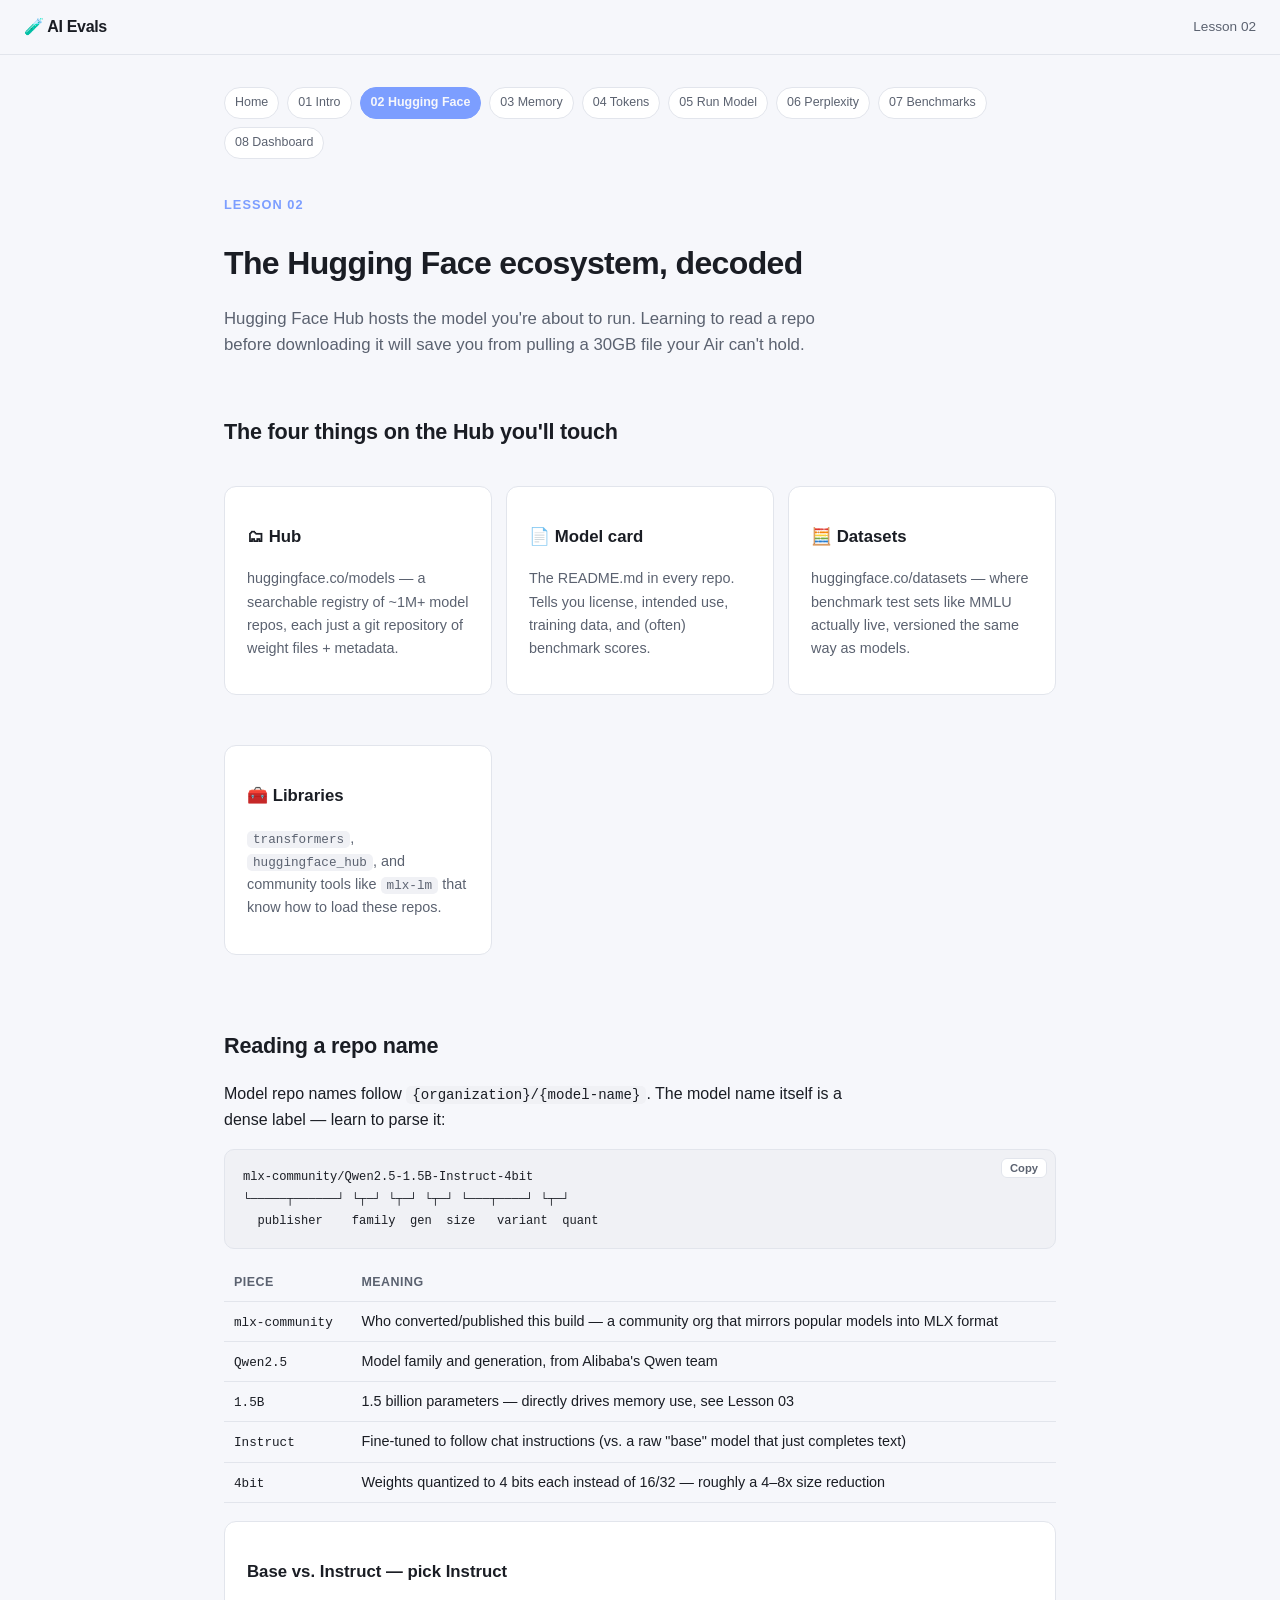
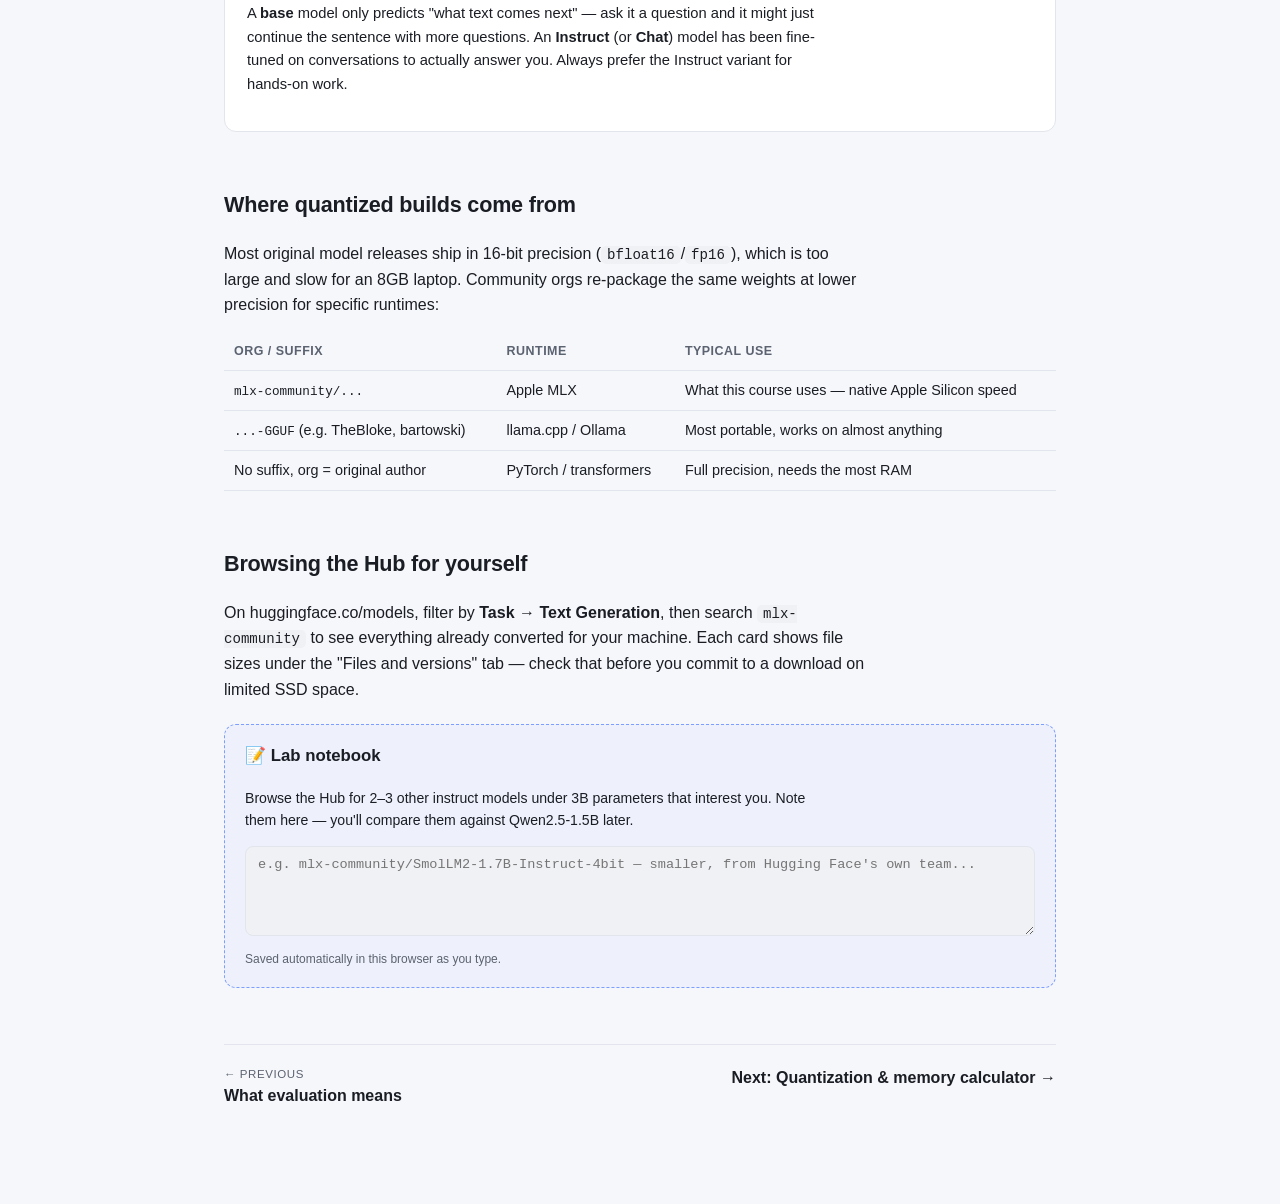
<file: lessons/02-hugging-face-ecosystem.html>
<!DOCTYPE html>
<html lang="en">
<head>
<meta charset="UTF-8">
<meta name="viewport" content="width=device-width, initial-scale=1.0">
<title>02 · The Hugging Face Ecosystem — AI Evals</title>
<link rel="stylesheet" href="css/style.css">
</head>
<body>
<div class="topbar"><a class="brand" href="index.html">🧪 AI Evals</a><span class="crumbs">Lesson 02</span></div>
<div class="wrap">
  <div class="lesson-nav">
    <a href="index.html">Home</a>
    <a href="01-intro-model-evaluation.html">01 Intro</a>
    <a href="02-hugging-face-ecosystem.html">02 Hugging Face</a>
    <a href="03-quantization-memory-calculator.html">03 Memory</a>
    <a href="04-tokenization-playground.html">04 Tokens</a>
    <a href="05-running-mlx-model.html">05 Run Model</a>
    <a href="06-perplexity-explained.html">06 Perplexity</a>
    <a href="07-benchmarks-quiz.html">07 Benchmarks</a>
    <a href="08-results-dashboard.html">08 Dashboard</a>
  </div>

  <span class="kicker">Lesson 02</span>
  <h1>The Hugging Face ecosystem, decoded</h1>
  <p class="lede">Hugging Face Hub hosts the model you're about to run. Learning to read a repo before downloading it will save you from pulling a 30GB file your Air can't hold.</p>

  <h2>The four things on the Hub you'll touch</h2>
  <div class="grid">
    <div class="card"><h3>🗂 Hub</h3><p style="font-size:0.9rem;color:var(--text-dim)">huggingface.co/models — a searchable registry of ~1M+ model repos, each just a git repository of weight files + metadata.</p></div>
    <div class="card"><h3>📄 Model card</h3><p style="font-size:0.9rem;color:var(--text-dim)">The README.md in every repo. Tells you license, intended use, training data, and (often) benchmark scores.</p></div>
    <div class="card"><h3>🧮 Datasets</h3><p style="font-size:0.9rem;color:var(--text-dim)">huggingface.co/datasets — where benchmark test sets like MMLU actually live, versioned the same way as models.</p></div>
    <div class="card"><h3>🧰 Libraries</h3><p style="font-size:0.9rem;color:var(--text-dim)"><code>transformers</code>, <code>huggingface_hub</code>, and community tools like <code>mlx-lm</code> that know how to load these repos.</p></div>
  </div>

  <h2>Reading a repo name</h2>
  <p>Model repo names follow <code>{organization}/{model-name}</code>. The model name itself is a dense label — learn to parse it:</p>
  <pre><code>mlx-community/Qwen2.5-1.5B-Instruct-4bit
└─────┬──────┘ └┬─┘ └┬─┘ └┬─┘ └───┬────┘ └┬─┘
  publisher    family  gen  size   variant  quant</code></pre>
  <table>
    <tr><th>Piece</th><th>Meaning</th></tr>
    <tr><td><code>mlx-community</code></td><td>Who converted/published this build — a community org that mirrors popular models into MLX format</td></tr>
    <tr><td><code>Qwen2.5</code></td><td>Model family and generation, from Alibaba's Qwen team</td></tr>
    <tr><td><code>1.5B</code></td><td>1.5 billion parameters — directly drives memory use, see Lesson 03</td></tr>
    <tr><td><code>Instruct</code></td><td>Fine-tuned to follow chat instructions (vs. a raw "base" model that just completes text)</td></tr>
    <tr><td><code>4bit</code></td><td>Weights quantized to 4 bits each instead of 16/32 — roughly a 4–8x size reduction</td></tr>
  </table>

  <div class="card">
    <h3>Base vs. Instruct — pick Instruct</h3>
    <p style="font-size:0.92rem">A <strong>base</strong> model only predicts "what text comes next" — ask it a question and it might just continue the sentence with more questions. An <strong>Instruct</strong> (or <strong>Chat</strong>) model has been fine-tuned on conversations to actually answer you. Always prefer the Instruct variant for hands-on work.</p>
  </div>

  <h2>Where quantized builds come from</h2>
  <p>Most original model releases ship in 16-bit precision (<code>bfloat16</code>/<code>fp16</code>), which is too large and slow for an 8GB laptop. Community orgs re-package the same weights at lower precision for specific runtimes:</p>
  <table>
    <tr><th>Org / suffix</th><th>Runtime</th><th>Typical use</th></tr>
    <tr><td><code>mlx-community/...</code></td><td>Apple MLX</td><td>What this course uses — native Apple Silicon speed</td></tr>
    <tr><td><code>...-GGUF</code> (e.g. TheBloke, bartowski)</td><td>llama.cpp / Ollama</td><td>Most portable, works on almost anything</td></tr>
    <tr><td>No suffix, org = original author</td><td>PyTorch / transformers</td><td>Full precision, needs the most RAM</td></tr>
  </table>

  <h2>Browsing the Hub for yourself</h2>
  <p>On huggingface.co/models, filter by <strong>Task → Text Generation</strong>, then search <code>mlx-community</code> to see everything already converted for your machine. Each card shows file sizes under the "Files and versions" tab — check that before you commit to a download on limited SSD space.</p>

  <div class="lab">
    <h3>📝 Lab notebook</h3>
    <p style="font-size:0.88rem;margin-top:0">Browse the Hub for 2–3 other instruct models under 3B parameters that interest you. Note them here — you'll compare them against Qwen2.5-1.5B later.</p>
    <textarea data-persist="lesson02-notes" placeholder="e.g. mlx-community/SmolLM2-1.7B-Instruct-4bit — smaller, from Hugging Face's own team..."></textarea>
    <div class="save-hint">Saved automatically in this browser as you type.</div>
  </div>

  <footer class="nextprev">
    <a href="01-intro-model-evaluation.html"><span class="dir">← Previous</span>What evaluation means</a>
    <a href="03-quantization-memory-calculator.html">Next: Quantization &amp; memory calculator →<span class="dir"></span></a>
  </footer>
</div>
<script src="js/common.js"></script>
</body>
</html>
</file>
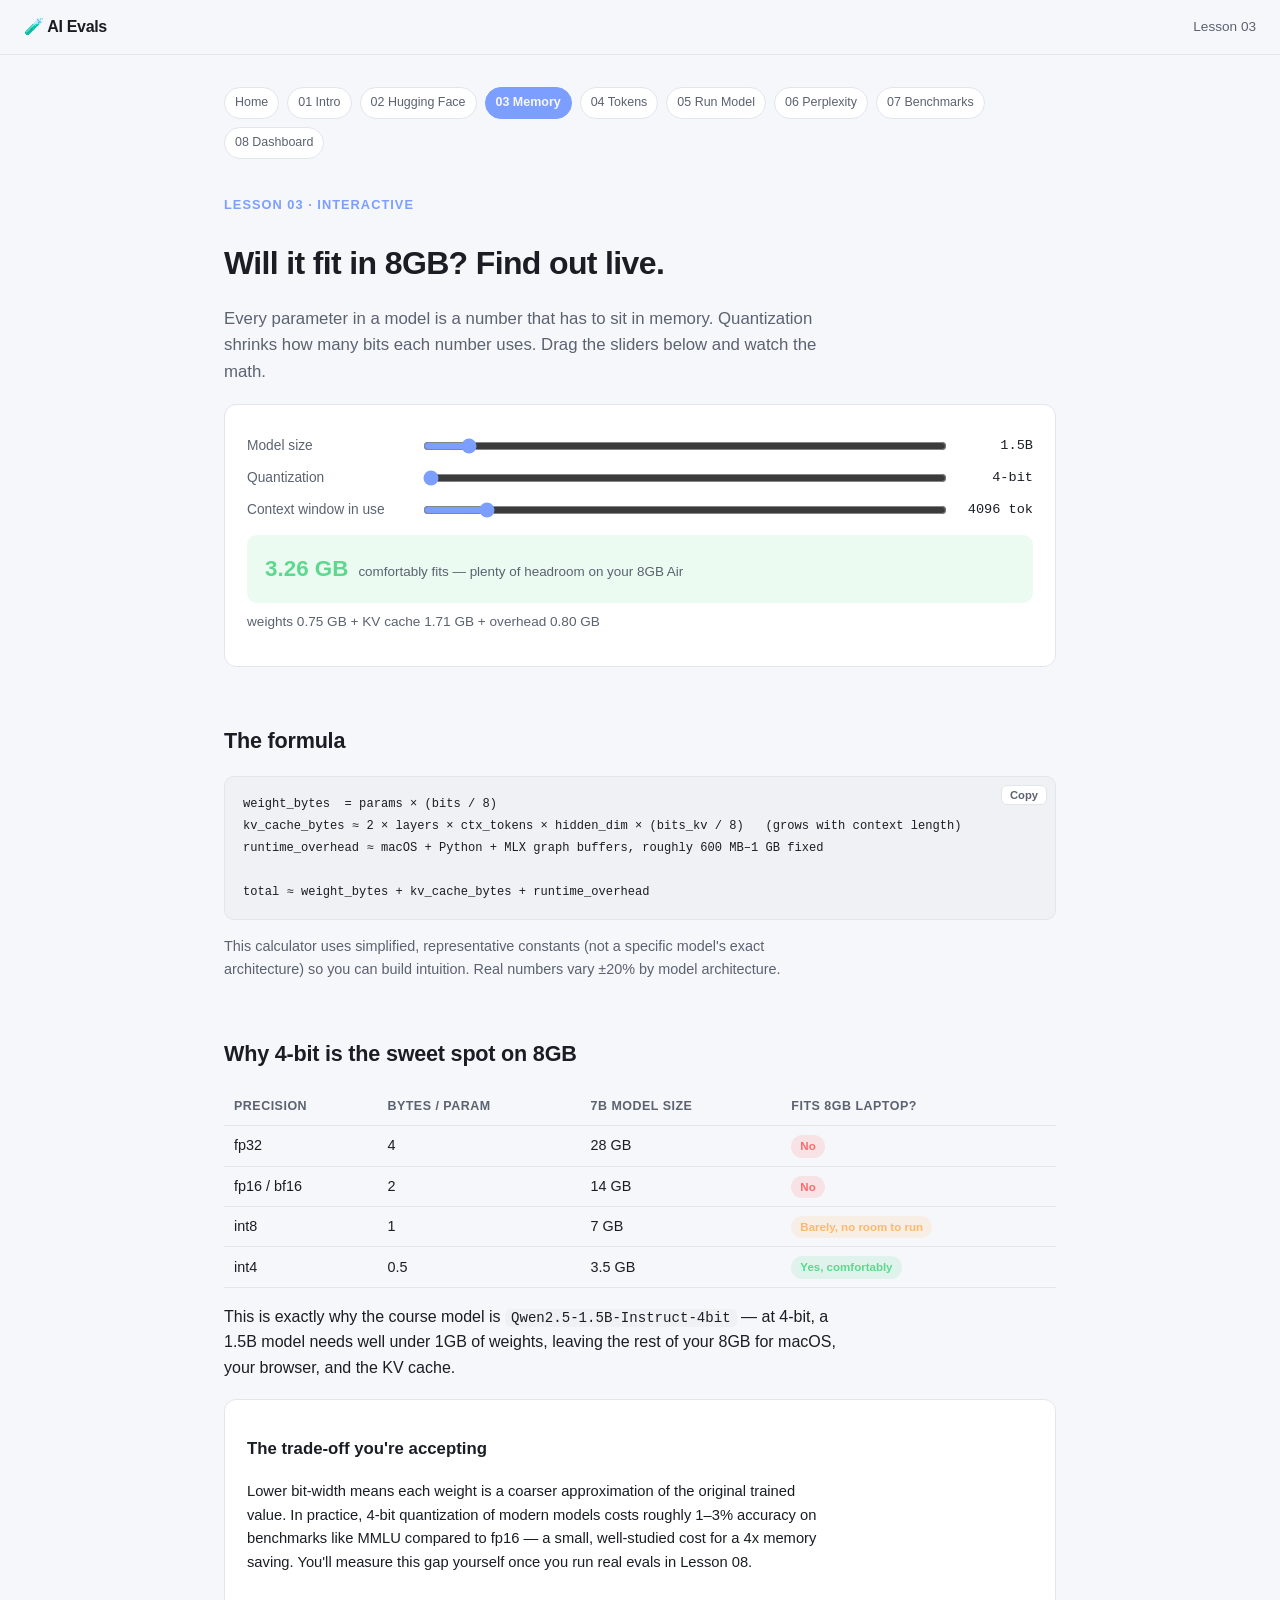
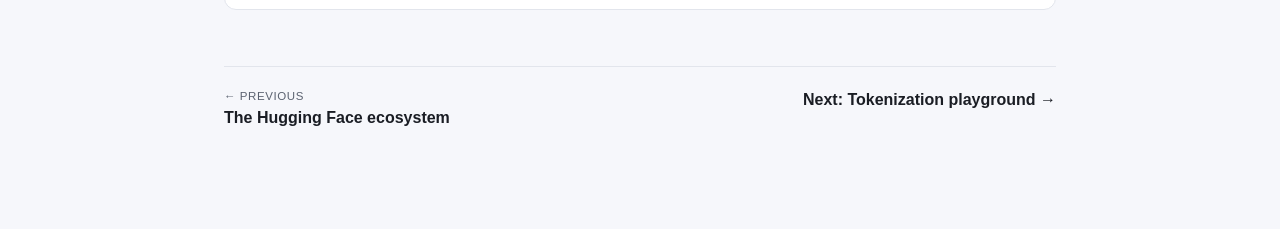
<file: lessons/03-quantization-memory-calculator.html>
<!DOCTYPE html>
<html lang="en">
<head>
<meta charset="UTF-8">
<meta name="viewport" content="width=device-width, initial-scale=1.0">
<title>03 · Quantization &amp; Memory Calculator — AI Evals</title>
<link rel="stylesheet" href="css/style.css">
</head>
<body>
<div class="topbar"><a class="brand" href="index.html">🧪 AI Evals</a><span class="crumbs">Lesson 03</span></div>
<div class="wrap">
  <div class="lesson-nav">
    <a href="index.html">Home</a>
    <a href="01-intro-model-evaluation.html">01 Intro</a>
    <a href="02-hugging-face-ecosystem.html">02 Hugging Face</a>
    <a href="03-quantization-memory-calculator.html">03 Memory</a>
    <a href="04-tokenization-playground.html">04 Tokens</a>
    <a href="05-running-mlx-model.html">05 Run Model</a>
    <a href="06-perplexity-explained.html">06 Perplexity</a>
    <a href="07-benchmarks-quiz.html">07 Benchmarks</a>
    <a href="08-results-dashboard.html">08 Dashboard</a>
  </div>

  <span class="kicker">Lesson 03 · Interactive</span>
  <h1>Will it fit in 8GB? Find out live.</h1>
  <p class="lede">Every parameter in a model is a number that has to sit in memory. Quantization shrinks how many bits each number uses. Drag the sliders below and watch the math.</p>

  <div class="card">
    <div class="slider-row">
      <label for="params">Model size</label>
      <input type="range" id="params" min="0.5" max="14" step="0.1" value="1.5">
      <div class="slider-val" id="paramsVal">1.5B</div>
    </div>
    <div class="slider-row">
      <label for="bits">Quantization</label>
      <input type="range" id="bits" min="0" max="3" step="1" value="0">
      <div class="slider-val" id="bitsVal">4-bit</div>
    </div>
    <div class="slider-row">
      <label for="ctx">Context window in use</label>
      <input type="range" id="ctx" min="512" max="32768" step="512" value="4096">
      <div class="slider-val" id="ctxVal">4096 tok</div>
    </div>

    <div id="resultBox" class="result-box fit">
      <span id="resultTotal">1.2 GB</span>
      <small id="resultDetail">weights + KV cache + runtime overhead, on an 8 GB machine</small>
    </div>
    <p style="font-size:0.85rem;color:var(--text-dim);margin-top:-6px" id="breakdown"></p>
  </div>

  <h2>The formula</h2>
  <pre><code>weight_bytes  = params × (bits / 8)
kv_cache_bytes ≈ 2 × layers × ctx_tokens × hidden_dim × (bits_kv / 8)   (grows with context length)
runtime_overhead ≈ macOS + Python + MLX graph buffers, roughly 600 MB–1 GB fixed

total ≈ weight_bytes + kv_cache_bytes + runtime_overhead</code></pre>
  <p style="font-size:0.9rem;color:var(--text-dim)">This calculator uses simplified, representative constants (not a specific model's exact architecture) so you can build intuition. Real numbers vary ±20% by model architecture.</p>

  <h2>Why 4-bit is the sweet spot on 8GB</h2>
  <table>
    <tr><th>Precision</th><th>Bytes / param</th><th>7B model size</th><th>Fits 8GB laptop?</th></tr>
    <tr><td>fp32</td><td>4</td><td>28 GB</td><td><span class="badge bad">No</span></td></tr>
    <tr><td>fp16 / bf16</td><td>2</td><td>14 GB</td><td><span class="badge bad">No</span></td></tr>
    <tr><td>int8</td><td>1</td><td>7 GB</td><td><span class="badge warn">Barely, no room to run</span></td></tr>
    <tr><td>int4</td><td>0.5</td><td>3.5 GB</td><td><span class="badge good">Yes, comfortably</span></td></tr>
  </table>
  <p>This is exactly why the course model is <code>Qwen2.5-1.5B-Instruct-4bit</code> — at 4-bit, a 1.5B model needs well under 1GB of weights, leaving the rest of your 8GB for macOS, your browser, and the KV cache.</p>

  <div class="card">
    <h3>The trade-off you're accepting</h3>
    <p style="font-size:0.92rem">Lower bit-width means each weight is a coarser approximation of the original trained value. In practice, 4-bit quantization of modern models costs roughly 1–3% accuracy on benchmarks like MMLU compared to fp16 — a small, well-studied cost for a 4x memory saving. You'll measure this gap yourself once you run real evals in Lesson 08.</p>
  </div>

  <footer class="nextprev">
    <a href="02-hugging-face-ecosystem.html"><span class="dir">← Previous</span>The Hugging Face ecosystem</a>
    <a href="04-tokenization-playground.html">Next: Tokenization playground →<span class="dir"></span></a>
  </footer>
</div>
<script src="js/common.js"></script>
<script>
  const BIT_OPTIONS = [4, 8, 16, 32];
  const BIT_LABELS = ["4-bit", "8-bit", "16-bit (fp16)", "32-bit (fp32)"];
  const paramsEl = document.getElementById("params");
  const bitsEl = document.getElementById("bits");
  const ctxEl = document.getElementById("ctx");

  function fmtGB(bytes) {
    return (bytes / 1e9).toFixed(2) + " GB";
  }

  function recalc() {
    const paramsB = parseFloat(paramsEl.value);
    const bitsIdx = parseInt(bitsEl.value, 10);
    const bits = BIT_OPTIONS[bitsIdx];
    const ctx = parseInt(ctxEl.value, 10);

    document.getElementById("paramsVal").textContent = paramsB.toFixed(1) + "B";
    document.getElementById("bitsVal").textContent = BIT_LABELS[bitsIdx];
    document.getElementById("ctxVal").textContent = ctx + " tok";

    const params = paramsB * 1e9;
    const weightBytes = params * (bits / 8);

    // Rough architecture assumptions scaled from param count (illustrative, not exact).
    const hiddenDim = Math.round(64 * Math.sqrt(paramsB * 1000)); // toy heuristic
    const layers = Math.max(12, Math.round(6 * Math.pow(paramsB, 0.4) * 6));
    const kvBytes = 2 * layers * ctx * hiddenDim * (16 / 8); // KV cache usually kept at fp16

    const overhead = 0.8e9; // macOS + Python + MLX runtime, approx
    const total = weightBytes + kvBytes + overhead;
    const availableRAM = 8e9;
    const usableRAM = availableRAM * 0.75; // leave headroom for the OS & apps

    document.getElementById("resultTotal").textContent = fmtGB(total);
    document.getElementById("breakdown").textContent =
      `weights ${fmtGB(weightBytes)}  +  KV cache ${fmtGB(kvBytes)}  +  overhead ${fmtGB(overhead)}`;

    const box = document.getElementById("resultBox");
    const detail = document.getElementById("resultDetail");
    box.classList.remove("fit", "tight", "no-fit");
    if (total < usableRAM * 0.6) {
      box.classList.add("fit");
      detail.textContent = "comfortably fits — plenty of headroom on your 8GB Air";
    } else if (total < usableRAM) {
      box.classList.add("tight");
      detail.textContent = "fits, but tight — close other heavy apps before running";
    } else {
      box.classList.add("no-fit");
      detail.textContent = "will likely swap or crash on an 8GB machine — pick a smaller model, lower bit-width, or shorter context";
    }
  }

  [paramsEl, bitsEl, ctxEl].forEach((el) => el.addEventListener("input", recalc));
  recalc();
</script>
</body>
</html>
</file>
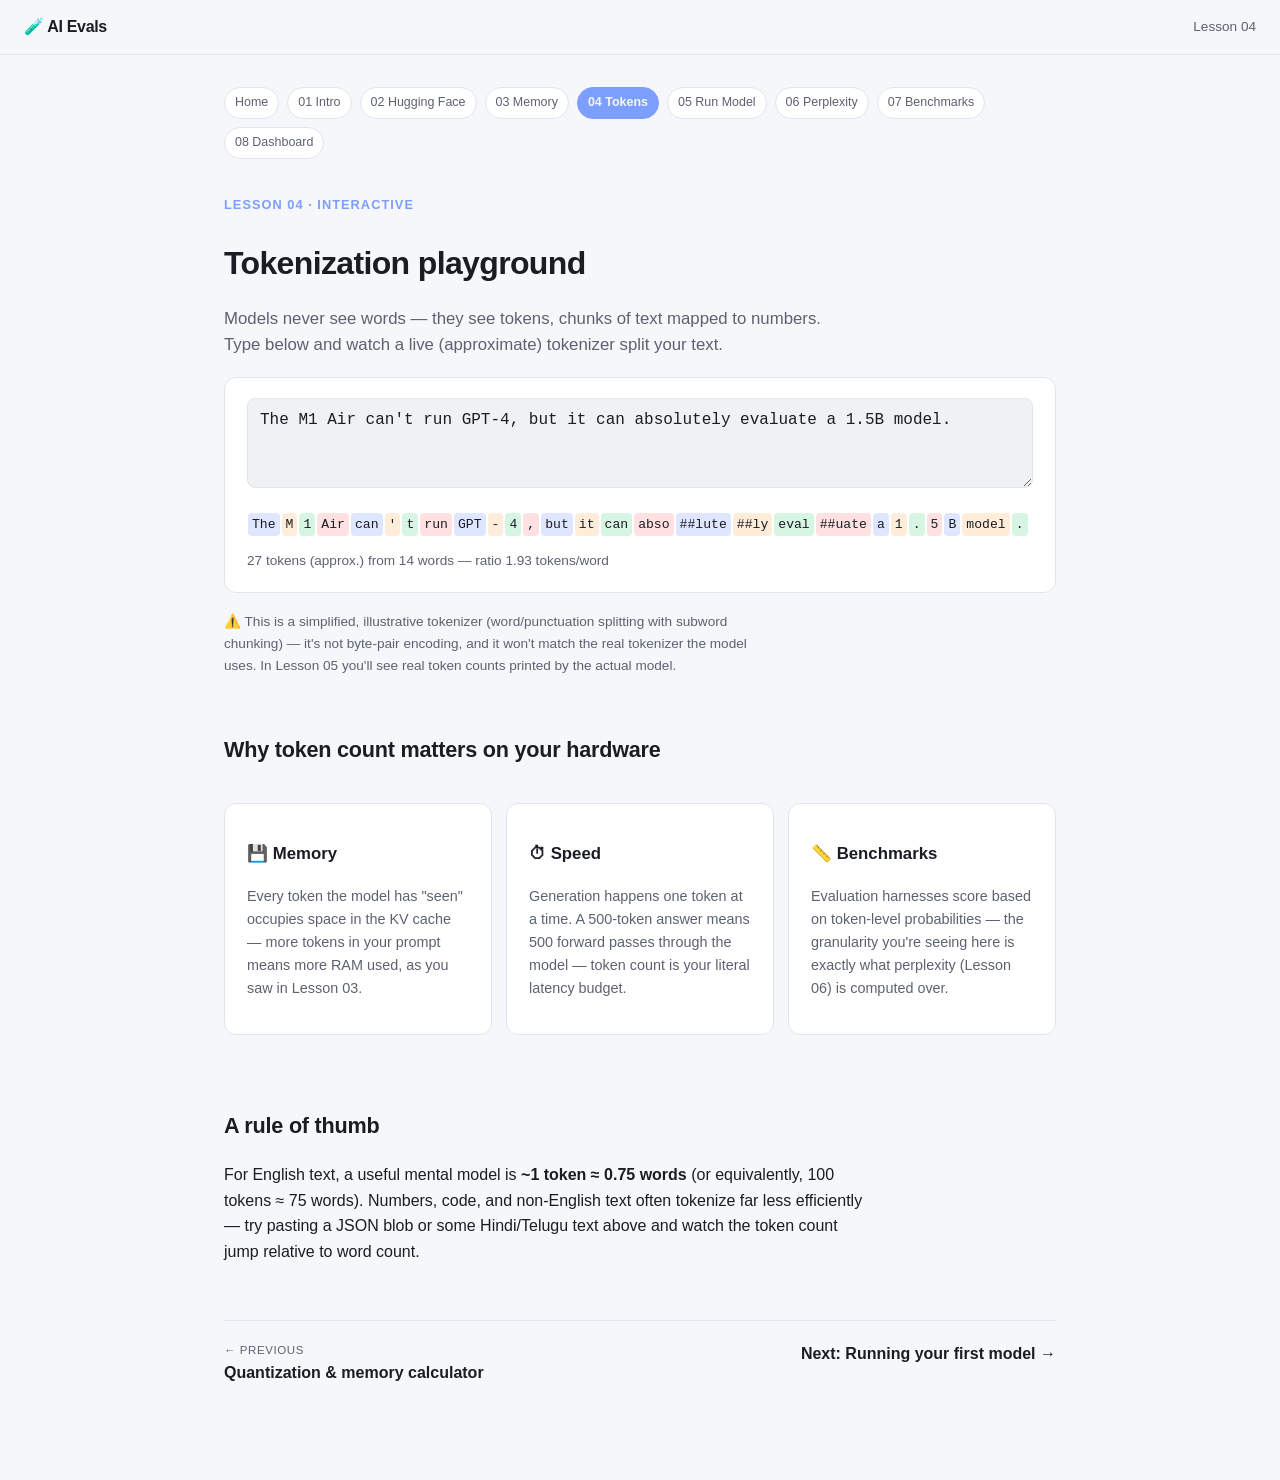
<file: lessons/04-tokenization-playground.html>
<!DOCTYPE html>
<html lang="en">
<head>
<meta charset="UTF-8">
<meta name="viewport" content="width=device-width, initial-scale=1.0">
<title>04 · Tokenization Playground — AI Evals</title>
<link rel="stylesheet" href="css/style.css">
</head>
<body>
<div class="topbar"><a class="brand" href="index.html">🧪 AI Evals</a><span class="crumbs">Lesson 04</span></div>
<div class="wrap">
  <div class="lesson-nav">
    <a href="index.html">Home</a>
    <a href="01-intro-model-evaluation.html">01 Intro</a>
    <a href="02-hugging-face-ecosystem.html">02 Hugging Face</a>
    <a href="03-quantization-memory-calculator.html">03 Memory</a>
    <a href="04-tokenization-playground.html">04 Tokens</a>
    <a href="05-running-mlx-model.html">05 Run Model</a>
    <a href="06-perplexity-explained.html">06 Perplexity</a>
    <a href="07-benchmarks-quiz.html">07 Benchmarks</a>
    <a href="08-results-dashboard.html">08 Dashboard</a>
  </div>

  <span class="kicker">Lesson 04 · Interactive</span>
  <h1>Tokenization playground</h1>
  <p class="lede">Models never see words — they see tokens, chunks of text mapped to numbers. Type below and watch a live (approximate) tokenizer split your text.</p>

  <div class="card">
    <textarea id="input" data-persist="lesson04-text" style="width:100%;min-height:90px;background:var(--code-bg);border:1px solid var(--border);border-radius:8px;color:var(--text);padding:12px;font-size:1rem"
      placeholder="Type a sentence, e.g. The M1 Air can't run GPT-4, but it can absolutely evaluate a 1.5B model.">The M1 Air can't run GPT-4, but it can absolutely evaluate a 1.5B model.</textarea>
    <div style="margin-top:14px" id="tokenOutput"></div>
    <p style="font-size:0.85rem;color:var(--text-dim);margin-bottom:0" id="tokenStats"></p>
  </div>

  <p style="font-size:0.85rem;color:var(--text-dim)">
    ⚠️ This is a simplified, illustrative tokenizer (word/punctuation splitting with subword
    chunking) — it's not byte-pair encoding, and it won't match the real tokenizer the model uses.
    In Lesson 05 you'll see real token counts printed by the actual model.
  </p>

  <h2>Why token count matters on your hardware</h2>
  <div class="grid">
    <div class="card"><h3>💾 Memory</h3><p style="font-size:0.9rem;color:var(--text-dim)">Every token the model has "seen" occupies space in the KV cache — more tokens in your prompt means more RAM used, as you saw in Lesson 03.</p></div>
    <div class="card"><h3>⏱ Speed</h3><p style="font-size:0.9rem;color:var(--text-dim)">Generation happens one token at a time. A 500-token answer means 500 forward passes through the model — token count is your literal latency budget.</p></div>
    <div class="card"><h3>📏 Benchmarks</h3><p style="font-size:0.9rem;color:var(--text-dim)">Evaluation harnesses score based on token-level probabilities — the granularity you're seeing here is exactly what perplexity (Lesson 06) is computed over.</p></div>
  </div>

  <h2>A rule of thumb</h2>
  <p>For English text, a useful mental model is <strong>~1 token ≈ 0.75 words</strong> (or equivalently, 100 tokens ≈ 75 words). Numbers, code, and non-English text often tokenize far less efficiently — try pasting a JSON blob or some Hindi/Telugu text above and watch the token count jump relative to word count.</p>

  <footer class="nextprev">
    <a href="03-quantization-memory-calculator.html"><span class="dir">← Previous</span>Quantization &amp; memory calculator</a>
    <a href="05-running-mlx-model.html">Next: Running your first model →<span class="dir"></span></a>
  </footer>
</div>
<script src="js/common.js"></script>
<script>
  const COLORS = ["tok-a", "tok-b", "tok-c", "tok-d"];

  // A rough, illustrative tokenizer: splits on whitespace/punctuation, then
  // breaks long words into ~4-character "subword" chunks, mimicking (loosely)
  // how BPE tends to fragment unfamiliar or long words.
  function approxTokenize(text) {
    const rough = text.match(/[A-Za-z]+|[0-9]+|[^\sA-Za-z0-9]/g) || [];
    const tokens = [];
    for (const piece of rough) {
      if (/^[A-Za-z]+$/.test(piece) && piece.length > 6) {
        for (let i = 0; i < piece.length; i += 4) {
          tokens.push((i === 0 ? "" : "##") + piece.slice(i, i + 4));
        }
      } else {
        tokens.push(piece);
      }
    }
    return tokens;
  }

  function render() {
    const text = document.getElementById("input").value;
    const tokens = approxTokenize(text);
    const out = document.getElementById("tokenOutput");
    out.innerHTML = tokens
      .map((t, i) => `<span class="token ${COLORS[i % COLORS.length]}">${t.replace(/</g, "&lt;")}</span>`)
      .join("");
    const words = (text.trim().match(/\S+/g) || []).length;
    document.getElementById("tokenStats").textContent =
      `${tokens.length} tokens (approx.) from ${words} words — ratio ${(words ? (tokens.length / words).toFixed(2) : "0")} tokens/word`;
  }

  document.getElementById("input").addEventListener("input", render);
  render();
</script>
</body>
</html>
</file>
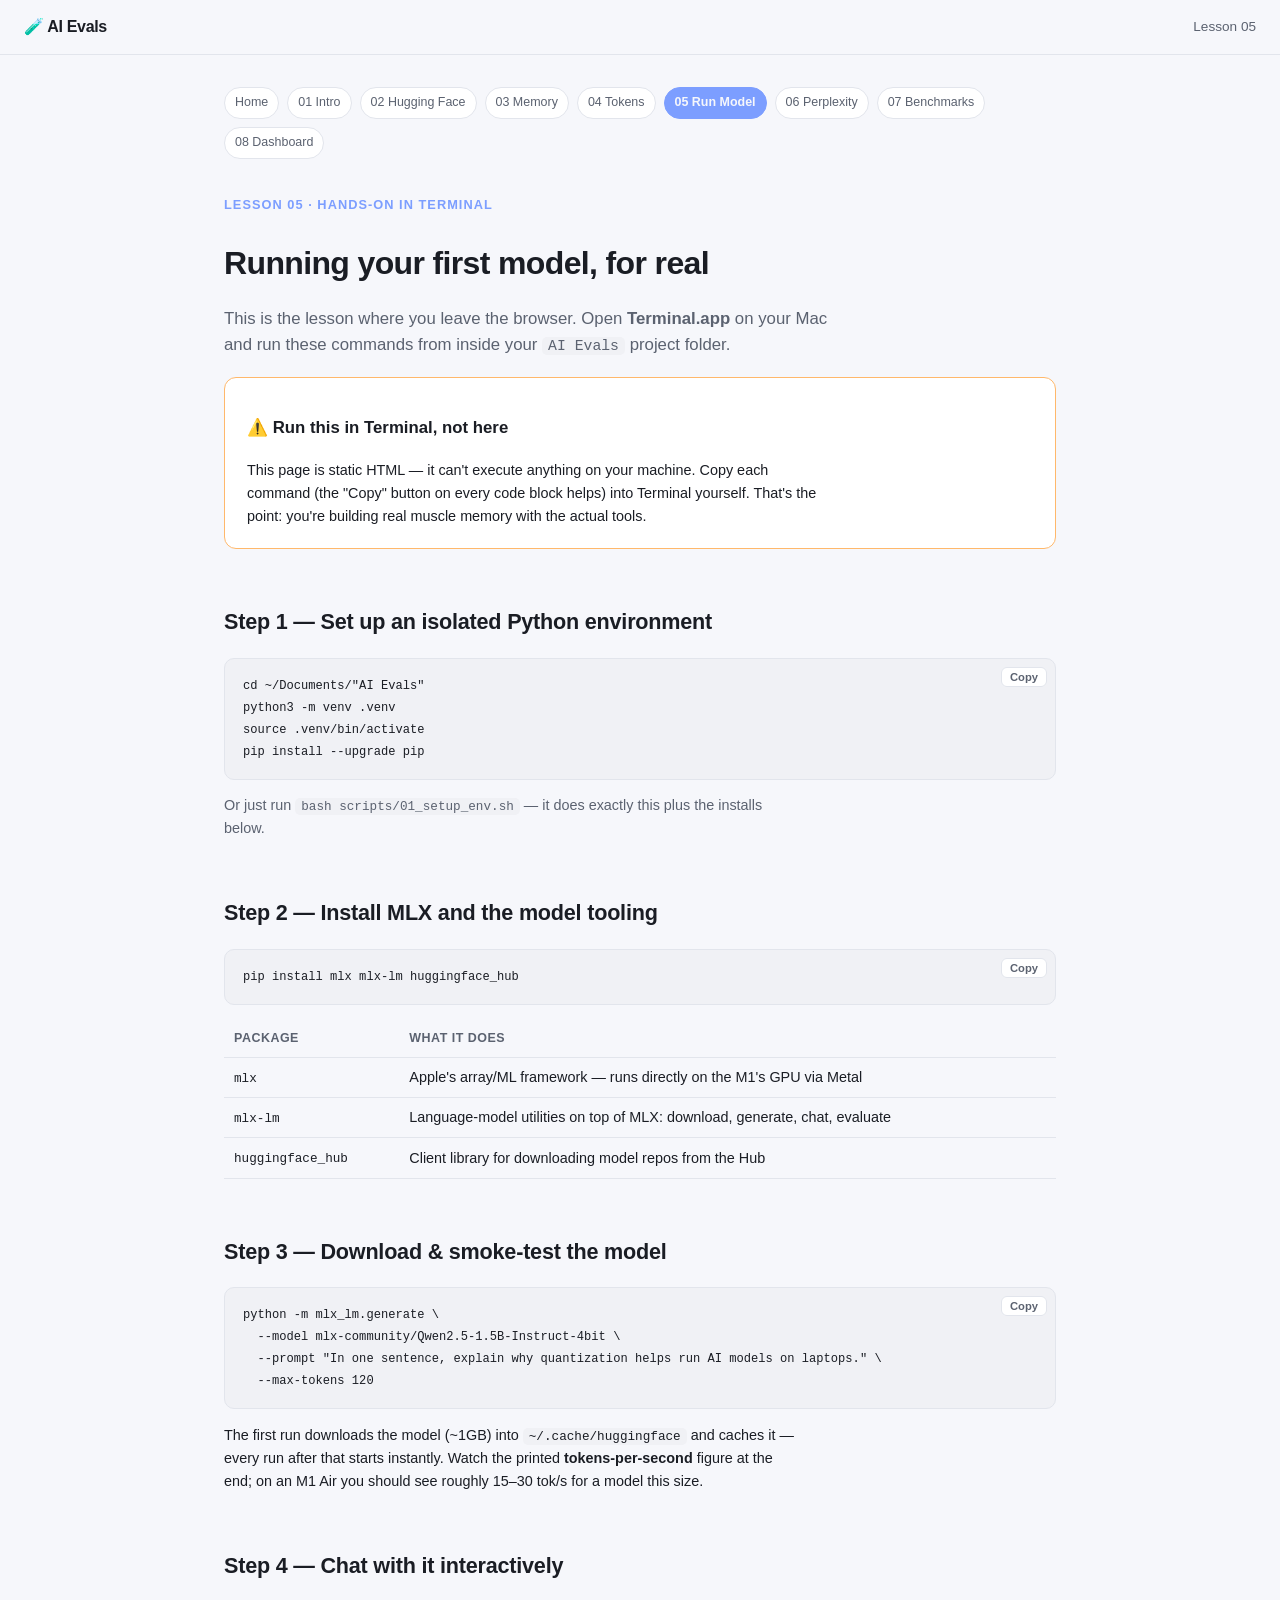
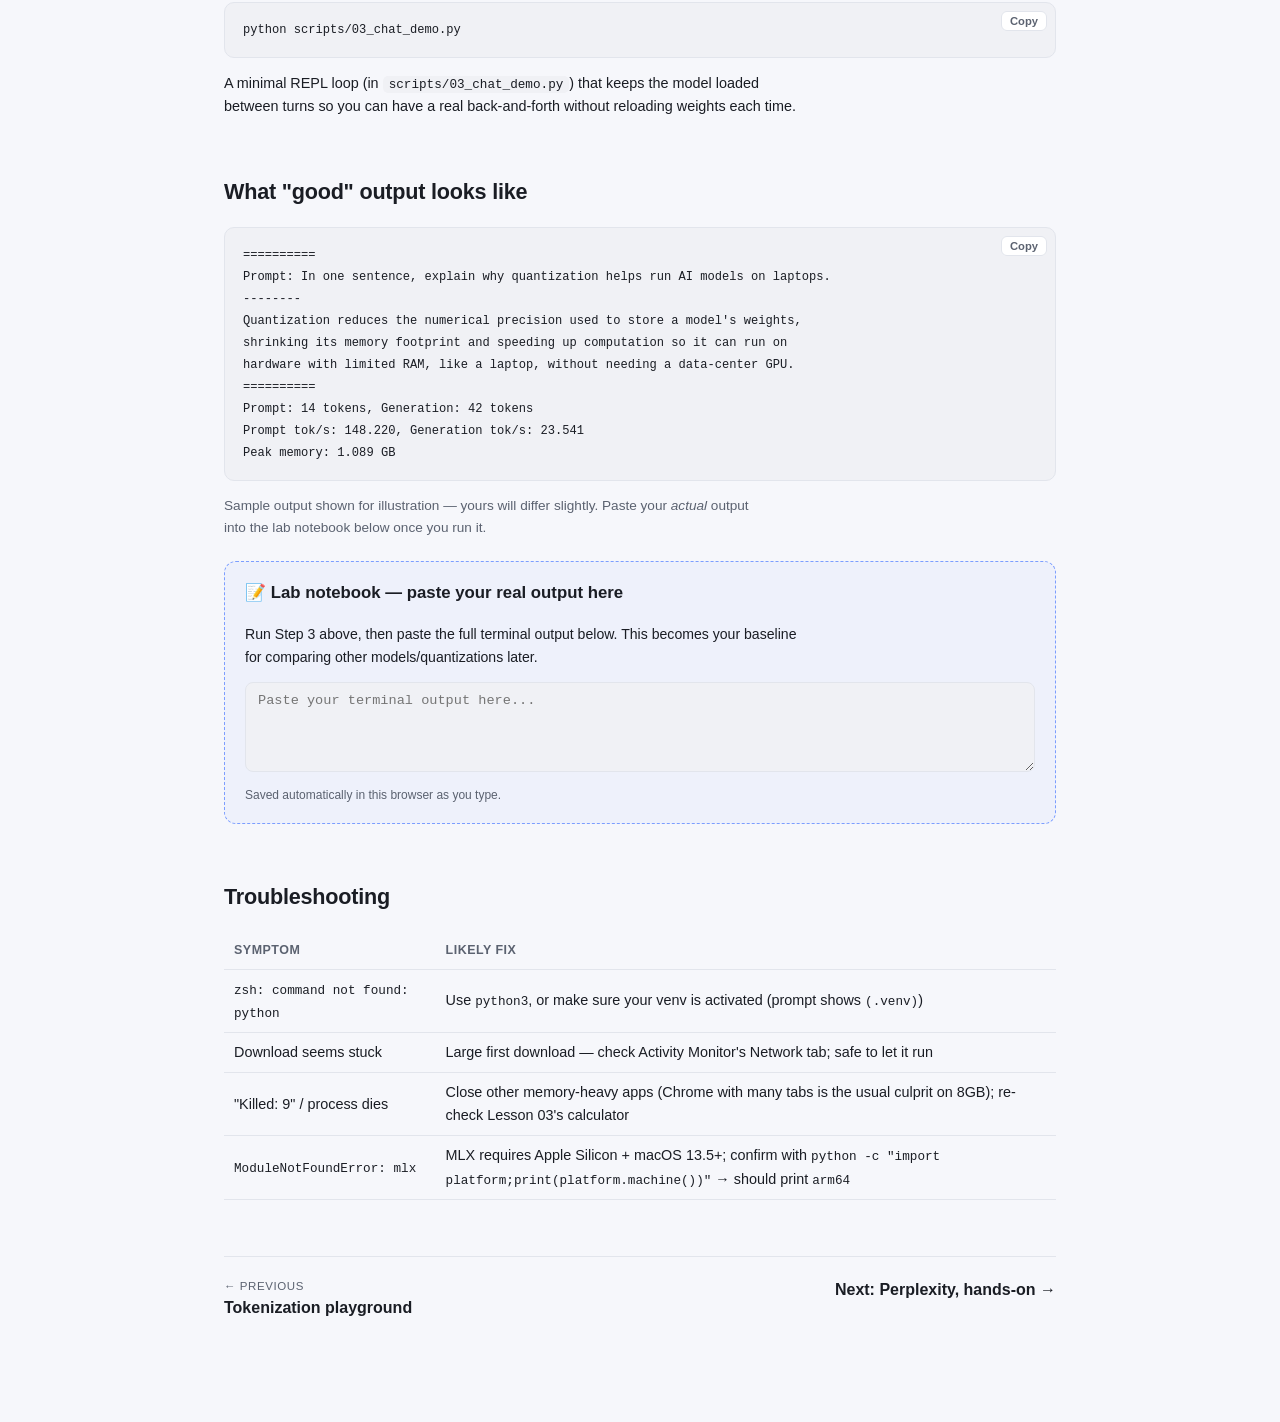
<file: lessons/05-running-mlx-model.html>
<!DOCTYPE html>
<html lang="en">
<head>
<meta charset="UTF-8">
<meta name="viewport" content="width=device-width, initial-scale=1.0">
<title>05 · Running Your First Model — AI Evals</title>
<link rel="stylesheet" href="css/style.css">
</head>
<body>
<div class="topbar"><a class="brand" href="index.html">🧪 AI Evals</a><span class="crumbs">Lesson 05</span></div>
<div class="wrap">
  <div class="lesson-nav">
    <a href="index.html">Home</a>
    <a href="01-intro-model-evaluation.html">01 Intro</a>
    <a href="02-hugging-face-ecosystem.html">02 Hugging Face</a>
    <a href="03-quantization-memory-calculator.html">03 Memory</a>
    <a href="04-tokenization-playground.html">04 Tokens</a>
    <a href="05-running-mlx-model.html">05 Run Model</a>
    <a href="06-perplexity-explained.html">06 Perplexity</a>
    <a href="07-benchmarks-quiz.html">07 Benchmarks</a>
    <a href="08-results-dashboard.html">08 Dashboard</a>
  </div>

  <span class="kicker">Lesson 05 · Hands-on in Terminal</span>
  <h1>Running your first model, for real</h1>
  <p class="lede">This is the lesson where you leave the browser. Open <strong>Terminal.app</strong> on your Mac and run these commands from inside your <code>AI Evals</code> project folder.</p>

  <div class="card" style="border-color:var(--accent-2)">
    <h3>⚠️ Run this in Terminal, not here</h3>
    <p style="font-size:0.9rem;margin-bottom:0">This page is static HTML — it can't execute anything on your machine. Copy each command (the "Copy" button on every code block helps) into Terminal yourself. That's the point: you're building real muscle memory with the actual tools.</p>
  </div>

  <h2>Step 1 — Set up an isolated Python environment</h2>
  <pre><code>cd ~/Documents/"AI Evals"
python3 -m venv .venv
source .venv/bin/activate
pip install --upgrade pip</code></pre>
  <p style="font-size:0.9rem;color:var(--text-dim)">Or just run <code>bash scripts/01_setup_env.sh</code> — it does exactly this plus the installs below.</p>

  <h2>Step 2 — Install MLX and the model tooling</h2>
  <pre><code>pip install mlx mlx-lm huggingface_hub</code></pre>
  <table>
    <tr><th>Package</th><th>What it does</th></tr>
    <tr><td><code>mlx</code></td><td>Apple's array/ML framework — runs directly on the M1's GPU via Metal</td></tr>
    <tr><td><code>mlx-lm</code></td><td>Language-model utilities on top of MLX: download, generate, chat, evaluate</td></tr>
    <tr><td><code>huggingface_hub</code></td><td>Client library for downloading model repos from the Hub</td></tr>
  </table>

  <h2>Step 3 — Download &amp; smoke-test the model</h2>
  <pre><code>python -m mlx_lm.generate \
  --model mlx-community/Qwen2.5-1.5B-Instruct-4bit \
  --prompt "In one sentence, explain why quantization helps run AI models on laptops." \
  --max-tokens 120</code></pre>
  <p style="font-size:0.9rem">
    The first run downloads the model (~1GB) into <code>~/.cache/huggingface</code> and caches it —
    every run after that starts instantly. Watch the printed <strong>tokens-per-second</strong> figure
    at the end; on an M1 Air you should see roughly 15–30 tok/s for a model this size.
  </p>

  <h2>Step 4 — Chat with it interactively</h2>
  <pre><code>python scripts/03_chat_demo.py</code></pre>
  <p style="font-size:0.9rem">A minimal REPL loop (in <code>scripts/03_chat_demo.py</code>) that keeps the model loaded between turns so you can have a real back-and-forth without reloading weights each time.</p>

  <h2>What "good" output looks like</h2>
  <pre><code>==========
Prompt: In one sentence, explain why quantization helps run AI models on laptops.
--------
Quantization reduces the numerical precision used to store a model's weights,
shrinking its memory footprint and speeding up computation so it can run on
hardware with limited RAM, like a laptop, without needing a data-center GPU.
==========
Prompt: 14 tokens, Generation: 42 tokens
Prompt tok/s: 148.220, Generation tok/s: 23.541
Peak memory: 1.089 GB</code></pre>
  <p style="font-size:0.85rem;color:var(--text-dim)">Sample output shown for illustration — yours will differ slightly. Paste your <em>actual</em> output into the lab notebook below once you run it.</p>

  <div class="lab">
    <h3>📝 Lab notebook — paste your real output here</h3>
    <p style="font-size:0.88rem;margin-top:0">Run Step 3 above, then paste the full terminal output below. This becomes your baseline for comparing other models/quantizations later.</p>
    <textarea data-persist="lesson05-output" placeholder="Paste your terminal output here..."></textarea>
    <div class="save-hint">Saved automatically in this browser as you type.</div>
  </div>

  <h2>Troubleshooting</h2>
  <table>
    <tr><th>Symptom</th><th>Likely fix</th></tr>
    <tr><td><code>zsh: command not found: python</code></td><td>Use <code>python3</code>, or make sure your venv is activated (prompt shows <code>(.venv)</code>)</td></tr>
    <tr><td>Download seems stuck</td><td>Large first download — check Activity Monitor's Network tab; safe to let it run</td></tr>
    <tr><td>"Killed: 9" / process dies</td><td>Close other memory-heavy apps (Chrome with many tabs is the usual culprit on 8GB); re-check Lesson 03's calculator</td></tr>
    <tr><td><code>ModuleNotFoundError: mlx</code></td><td>MLX requires Apple Silicon + macOS 13.5+; confirm with <code>python -c "import platform;print(platform.machine())"</code> → should print <code>arm64</code></td></tr>
  </table>

  <footer class="nextprev">
    <a href="04-tokenization-playground.html"><span class="dir">← Previous</span>Tokenization playground</a>
    <a href="06-perplexity-explained.html">Next: Perplexity, hands-on →<span class="dir"></span></a>
  </footer>
</div>
<script src="js/common.js"></script>
</body>
</html>
</file>
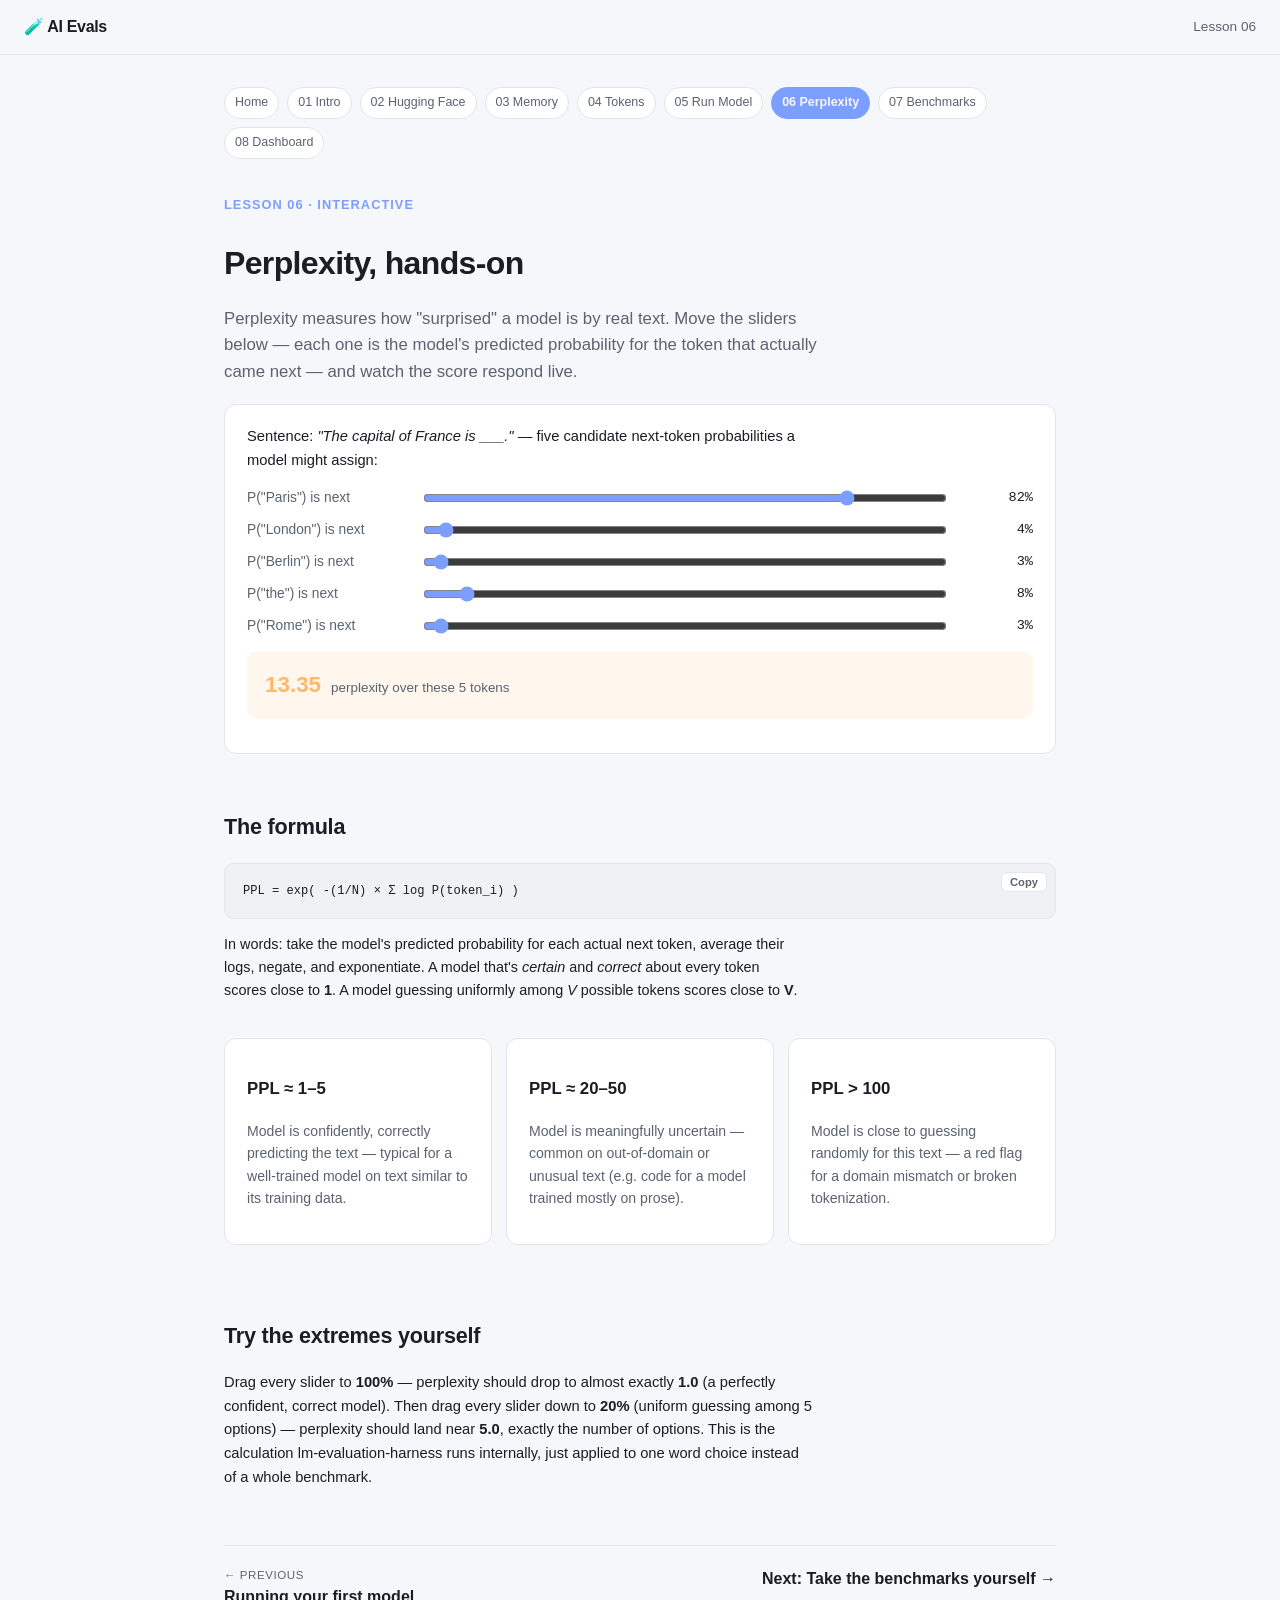
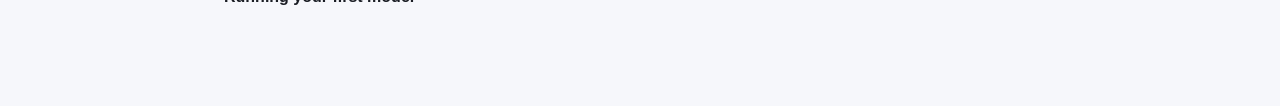
<file: lessons/06-perplexity-explained.html>
<!DOCTYPE html>
<html lang="en">
<head>
<meta charset="UTF-8">
<meta name="viewport" content="width=device-width, initial-scale=1.0">
<title>06 · Perplexity, Hands-On — AI Evals</title>
<link rel="stylesheet" href="css/style.css">
</head>
<body>
<div class="topbar"><a class="brand" href="index.html">🧪 AI Evals</a><span class="crumbs">Lesson 06</span></div>
<div class="wrap">
  <div class="lesson-nav">
    <a href="index.html">Home</a>
    <a href="01-intro-model-evaluation.html">01 Intro</a>
    <a href="02-hugging-face-ecosystem.html">02 Hugging Face</a>
    <a href="03-quantization-memory-calculator.html">03 Memory</a>
    <a href="04-tokenization-playground.html">04 Tokens</a>
    <a href="05-running-mlx-model.html">05 Run Model</a>
    <a href="06-perplexity-explained.html">06 Perplexity</a>
    <a href="07-benchmarks-quiz.html">07 Benchmarks</a>
    <a href="08-results-dashboard.html">08 Dashboard</a>
  </div>

  <span class="kicker">Lesson 06 · Interactive</span>
  <h1>Perplexity, hands-on</h1>
  <p class="lede">Perplexity measures how "surprised" a model is by real text. Move the sliders below — each one is the model's predicted probability for the token that actually came next — and watch the score respond live.</p>

  <div class="card">
    <p style="margin-top:0;font-size:0.92rem">Sentence: <em>"The capital of France is <strong>___</strong>."</em> — five candidate next-token probabilities a model might assign:</p>
    <div id="sliders"></div>
    <div id="ppl" class="result-box fit"><span id="pplVal">—</span><small>perplexity over these 5 tokens</small></div>
  </div>

  <h2>The formula</h2>
  <pre><code>PPL = exp( -(1/N) × Σ log P(token_i) )</code></pre>
  <p style="font-size:0.9rem">In words: take the model's predicted probability for each actual next token, average their logs, negate, and exponentiate. A model that's <em>certain</em> and <em>correct</em> about every token scores close to <strong>1</strong>. A model guessing uniformly among <em>V</em> possible tokens scores close to <strong>V</strong>.</p>

  <div class="grid">
    <div class="card"><h3>PPL ≈ 1–5</h3><p style="font-size:0.88rem;color:var(--text-dim)">Model is confidently, correctly predicting the text — typical for a well-trained model on text similar to its training data.</p></div>
    <div class="card"><h3>PPL ≈ 20–50</h3><p style="font-size:0.88rem;color:var(--text-dim)">Model is meaningfully uncertain — common on out-of-domain or unusual text (e.g. code for a model trained mostly on prose).</p></div>
    <div class="card"><h3>PPL &gt; 100</h3><p style="font-size:0.88rem;color:var(--text-dim)">Model is close to guessing randomly for this text — a red flag for a domain mismatch or broken tokenization.</p></div>
  </div>

  <h2>Try the extremes yourself</h2>
  <p style="font-size:0.92rem">Drag every slider to <strong>100%</strong> — perplexity should drop to almost exactly <strong>1.0</strong> (a perfectly confident, correct model). Then drag every slider down to <strong>20%</strong> (uniform guessing among 5 options) — perplexity should land near <strong>5.0</strong>, exactly the number of options. This is the calculation lm-evaluation-harness runs internally, just applied to one word choice instead of a whole benchmark.</p>

  <footer class="nextprev">
    <a href="05-running-mlx-model.html"><span class="dir">← Previous</span>Running your first model</a>
    <a href="07-benchmarks-quiz.html">Next: Take the benchmarks yourself →<span class="dir"></span></a>
  </footer>
</div>
<script src="js/common.js"></script>
<script>
  const TOKENS = ["Paris", "London", "Berlin", "the", "Rome"];
  const DEFAULTS = [82, 4, 3, 8, 3];
  const container = document.getElementById("sliders");

  TOKENS.forEach((tok, i) => {
    const row = document.createElement("div");
    row.className = "slider-row";
    row.innerHTML = `
      <label>P("${tok}") is next</label>
      <input type="range" min="1" max="100" value="${DEFAULTS[i]}" id="pslider${i}">
      <div class="slider-val" id="pval${i}">${DEFAULTS[i]}%</div>`;
    container.appendChild(row);
  });

  function recalc() {
    let sumLog = 0;
    TOKENS.forEach((_, i) => {
      const v = parseInt(document.getElementById(`pslider${i}`).value, 10);
      document.getElementById(`pval${i}`).textContent = v + "%";
      sumLog += Math.log(v / 100);
    });
    const ppl = Math.exp(-sumLog / TOKENS.length);
    document.getElementById("pplVal").textContent = ppl.toFixed(2);

    const box = document.getElementById("ppl");
    box.classList.remove("fit", "tight", "no-fit");
    if (ppl < 5) box.classList.add("fit");
    else if (ppl < 20) box.classList.add("tight");
    else box.classList.add("no-fit");
  }

  TOKENS.forEach((_, i) =>
    document.getElementById(`pslider${i}`).addEventListener("input", recalc)
  );
  recalc();
</script>
</body>
</html>
</file>
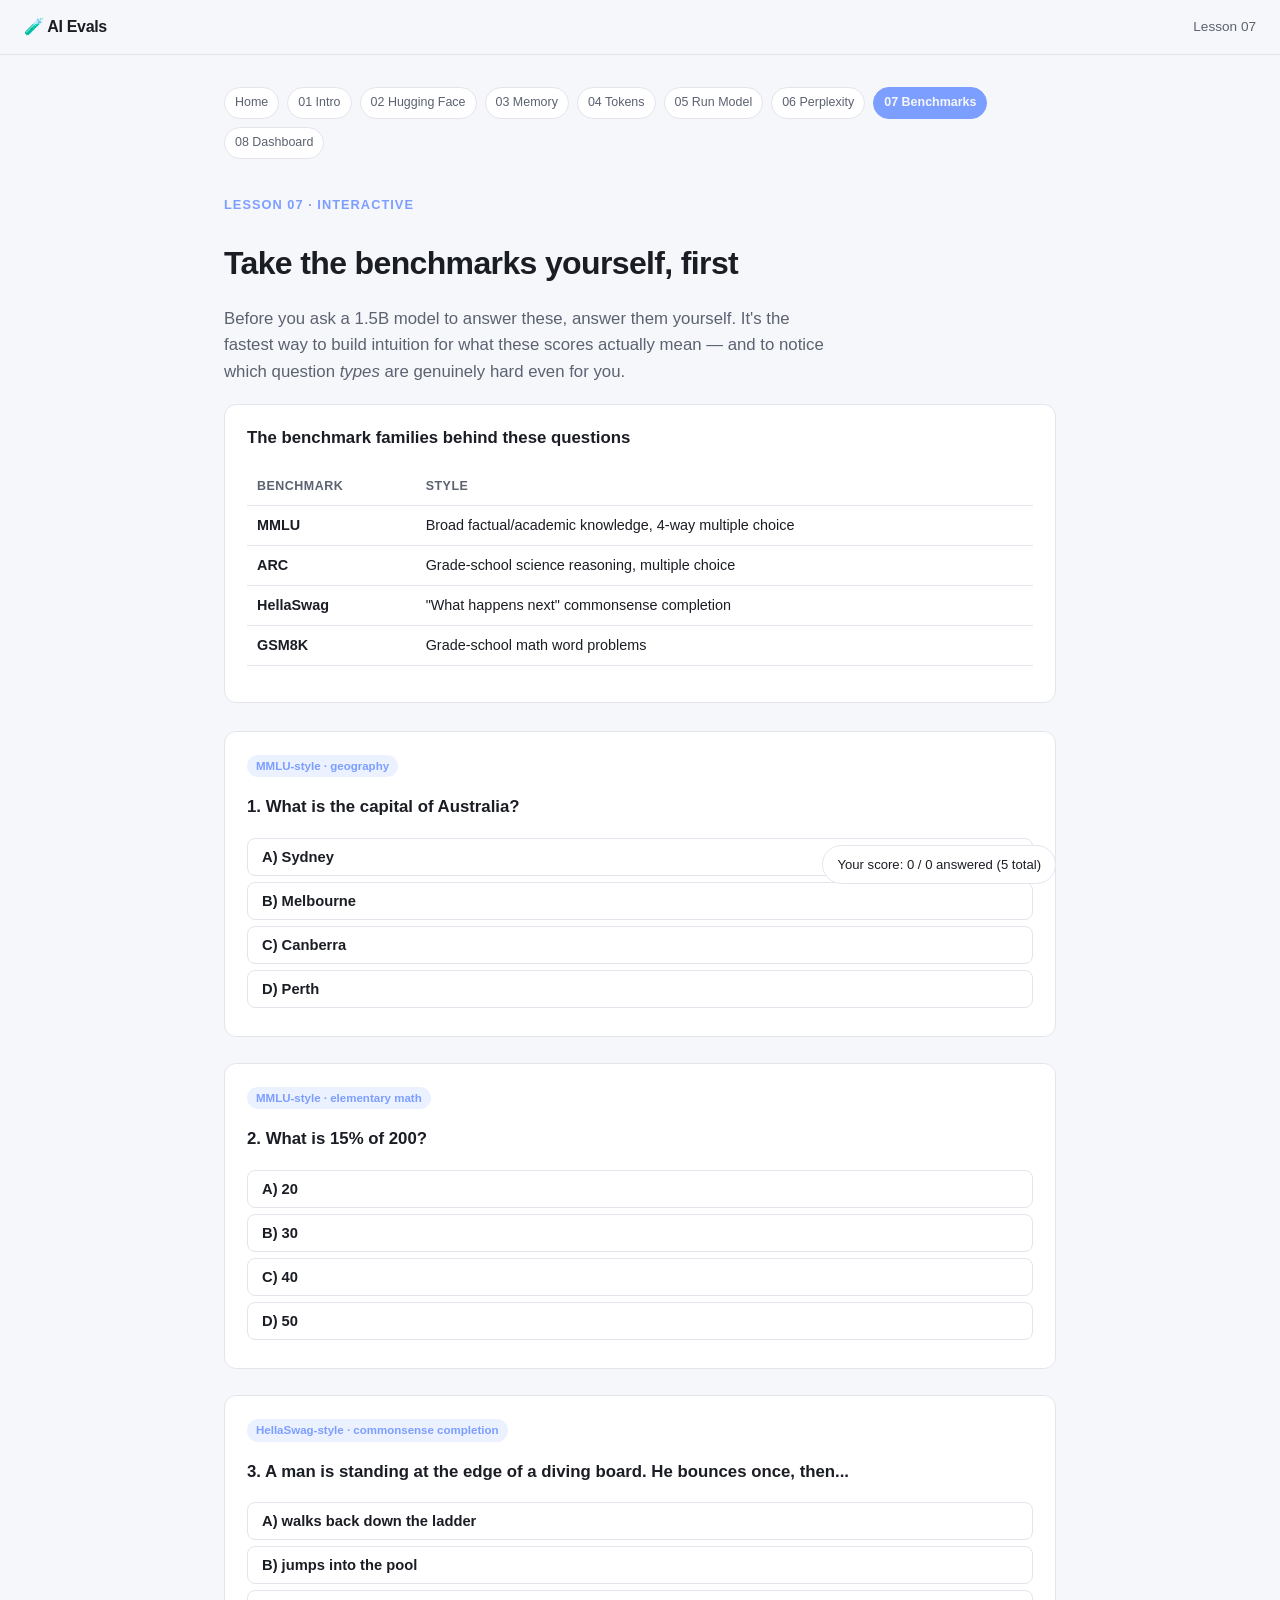
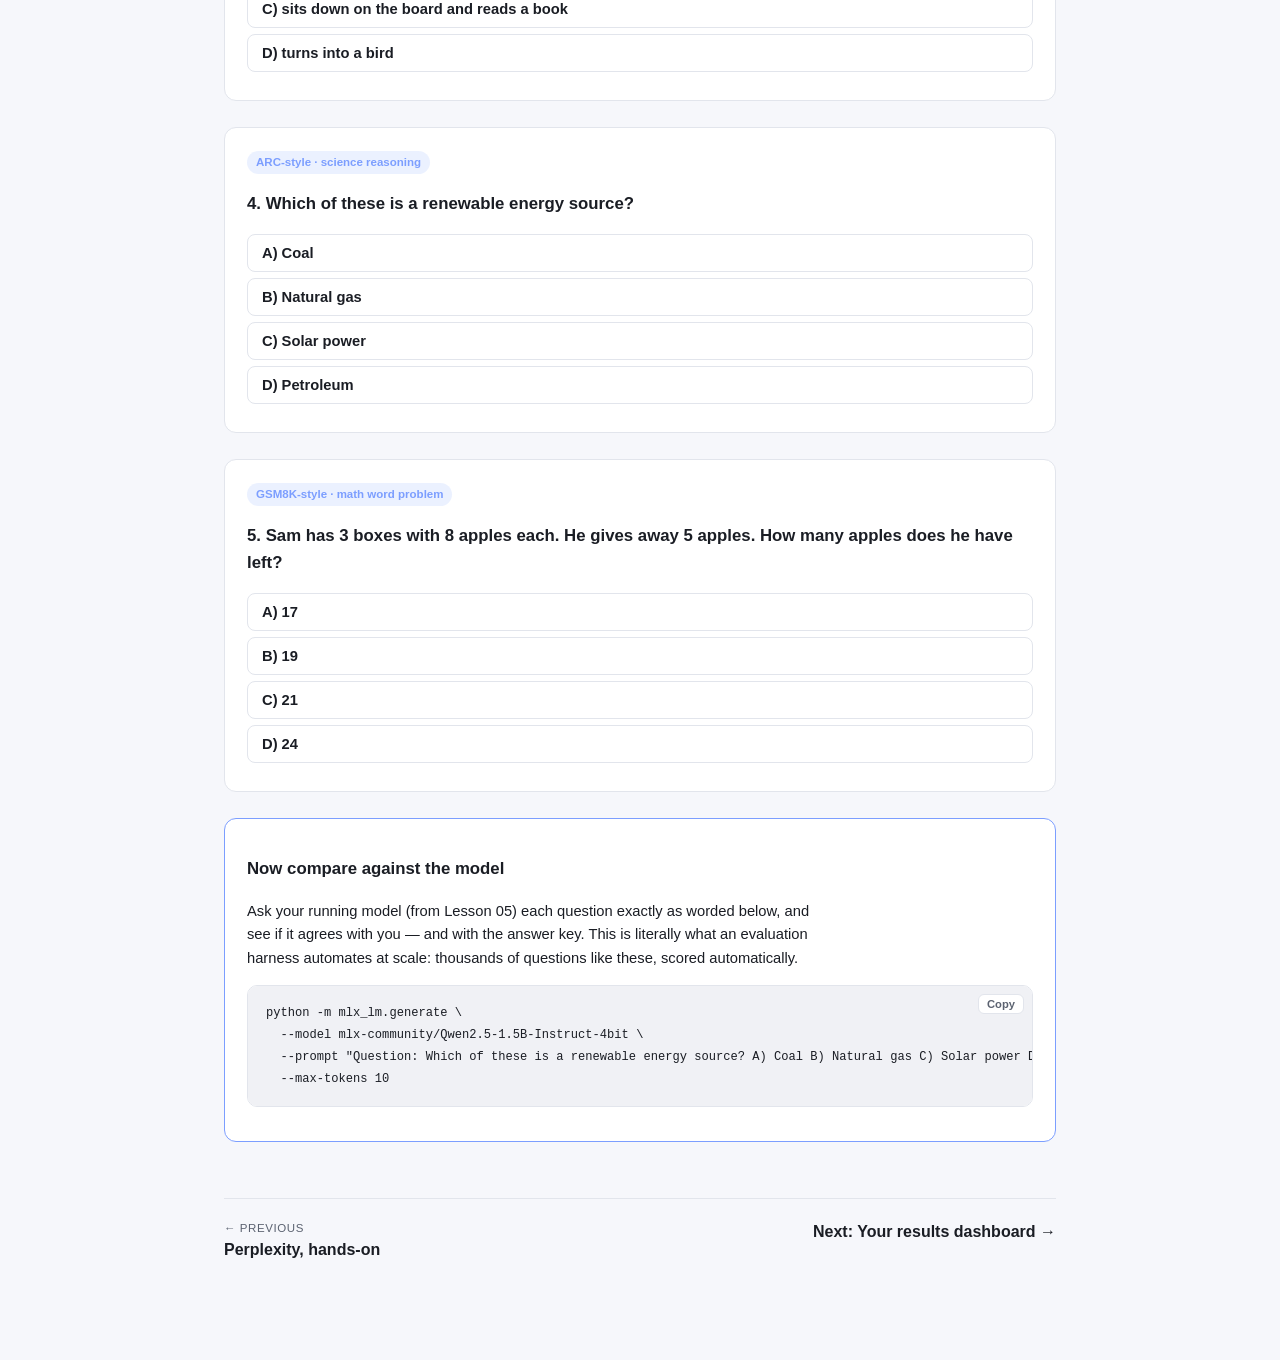
<file: lessons/07-benchmarks-quiz.html>
<!DOCTYPE html>
<html lang="en">
<head>
<meta charset="UTF-8">
<meta name="viewport" content="width=device-width, initial-scale=1.0">
<title>07 · Take the Benchmarks Yourself — AI Evals</title>
<link rel="stylesheet" href="css/style.css">
</head>
<body>
<div class="topbar"><a class="brand" href="index.html">🧪 AI Evals</a><span class="crumbs">Lesson 07</span></div>
<div class="wrap">
  <div class="lesson-nav">
    <a href="index.html">Home</a>
    <a href="01-intro-model-evaluation.html">01 Intro</a>
    <a href="02-hugging-face-ecosystem.html">02 Hugging Face</a>
    <a href="03-quantization-memory-calculator.html">03 Memory</a>
    <a href="04-tokenization-playground.html">04 Tokens</a>
    <a href="05-running-mlx-model.html">05 Run Model</a>
    <a href="06-perplexity-explained.html">06 Perplexity</a>
    <a href="07-benchmarks-quiz.html">07 Benchmarks</a>
    <a href="08-results-dashboard.html">08 Dashboard</a>
  </div>

  <span class="kicker">Lesson 07 · Interactive</span>
  <h1>Take the benchmarks yourself, first</h1>
  <p class="lede">Before you ask a 1.5B model to answer these, answer them yourself. It's the fastest way to build intuition for what these scores actually mean — and to notice which question <em>types</em> are genuinely hard even for you.</p>

  <div class="card" style="margin-bottom:28px">
    <h3 style="margin-top:0">The benchmark families behind these questions</h3>
    <table>
      <tr><th>Benchmark</th><th>Style</th></tr>
      <tr><td><strong>MMLU</strong></td><td>Broad factual/academic knowledge, 4-way multiple choice</td></tr>
      <tr><td><strong>ARC</strong></td><td>Grade-school science reasoning, multiple choice</td></tr>
      <tr><td><strong>HellaSwag</strong></td><td>"What happens next" commonsense completion</td></tr>
      <tr><td><strong>GSM8K</strong></td><td>Grade-school math word problems</td></tr>
    </table>
  </div>

  <div id="quiz"></div>

  <div class="card" style="border-color:var(--accent)">
    <h3>Now compare against the model</h3>
    <p style="font-size:0.92rem">Ask your running model (from Lesson 05) each question exactly as worded below, and see if it agrees with you — and with the answer key. This is literally what an evaluation harness automates at scale: thousands of questions like these, scored automatically.</p>
    <pre><code>python -m mlx_lm.generate \
  --model mlx-community/Qwen2.5-1.5B-Instruct-4bit \
  --prompt "Question: Which of these is a renewable energy source? A) Coal B) Natural gas C) Solar power D) Petroleum. Answer with just the letter." \
  --max-tokens 10</code></pre>
  </div>

  <footer class="nextprev">
    <a href="06-perplexity-explained.html"><span class="dir">← Previous</span>Perplexity, hands-on</a>
    <a href="08-results-dashboard.html">Next: Your results dashboard →<span class="dir"></span></a>
  </footer>
</div>
<script src="js/common.js"></script>
<script>
  const QUESTIONS = [
    {
      tag: "MMLU-style · geography",
      q: "What is the capital of Australia?",
      opts: ["Sydney", "Melbourne", "Canberra", "Perth"],
      correct: 2,
      explain: "Canberra was purpose-built as the capital in 1913 as a compromise between rival cities Sydney and Melbourne — a classic 'gotcha' fact benchmark writers love, since the two largest cities are tempting wrong answers."
    },
    {
      tag: "MMLU-style · elementary math",
      q: "What is 15% of 200?",
      opts: ["20", "30", "40", "50"],
      correct: 1,
      explain: "15% of 200 = 0.15 × 200 = 30."
    },
    {
      tag: "HellaSwag-style · commonsense completion",
      q: "A man is standing at the edge of a diving board. He bounces once, then...",
      opts: [
        "walks back down the ladder",
        "jumps into the pool",
        "sits down on the board and reads a book",
        "turns into a bird",
      ],
      correct: 1,
      explain: "HellaSwag scores which continuation is most plausible given everyday physical/social context — diving boards exist for diving, so jumping in is the overwhelmingly likely continuation.",
    },
    {
      tag: "ARC-style · science reasoning",
      q: "Which of these is a renewable energy source?",
      opts: ["Coal", "Natural gas", "Solar power", "Petroleum"],
      correct: 2,
      explain: "Solar power is replenished continuously by the sun; the other three are finite fossil fuels.",
    },
    {
      tag: "GSM8K-style · math word problem",
      q: "Sam has 3 boxes with 8 apples each. He gives away 5 apples. How many apples does he have left?",
      opts: ["17", "19", "21", "24"],
      correct: 1,
      explain: "3 × 8 = 24 apples total. 24 − 5 = 19 remaining. GSM8K questions chain 2–3 arithmetic steps like this.",
    },
  ];

  let answered = 0, correct = 0;
  const quizEl = document.getElementById("quiz");

  QUESTIONS.forEach((item, qi) => {
    const box = document.createElement("div");
    box.className = "card quiz-q";
    box.innerHTML = `
      <span class="badge">${item.tag}</span>
      <h3>${qi + 1}. ${item.q}</h3>
      <div class="opts"></div>
      <div class="quiz-explain" id="explain${qi}">${item.explain}</div>
    `;
    const optsEl = box.querySelector(".opts");
    item.opts.forEach((opt, oi) => {
      const btn = document.createElement("button");
      btn.className = "quiz-opt";
      btn.textContent = String.fromCharCode(65 + oi) + ")  " + opt;
      btn.addEventListener("click", () => {
        if (btn.dataset.locked) return;
        [...optsEl.children].forEach((b) => (b.dataset.locked = "1"));
        if (oi === item.correct) {
          btn.classList.add("correct");
          correct++;
        } else {
          btn.classList.add("wrong");
          optsEl.children[item.correct].classList.add("correct");
        }
        document.getElementById(`explain${qi}`).style.display = "block";
        answered++;
        updateScore();
      });
      optsEl.appendChild(btn);
    });
    quizEl.appendChild(box);
  });

  const scoreEl = document.createElement("div");
  scoreEl.className = "quiz-score";
  quizEl.appendChild(scoreEl);

  function updateScore() {
    scoreEl.textContent = `Your score: ${correct} / ${answered} answered (${QUESTIONS.length} total)`;
  }
  updateScore();
</script>
</body>
</html>
</file>
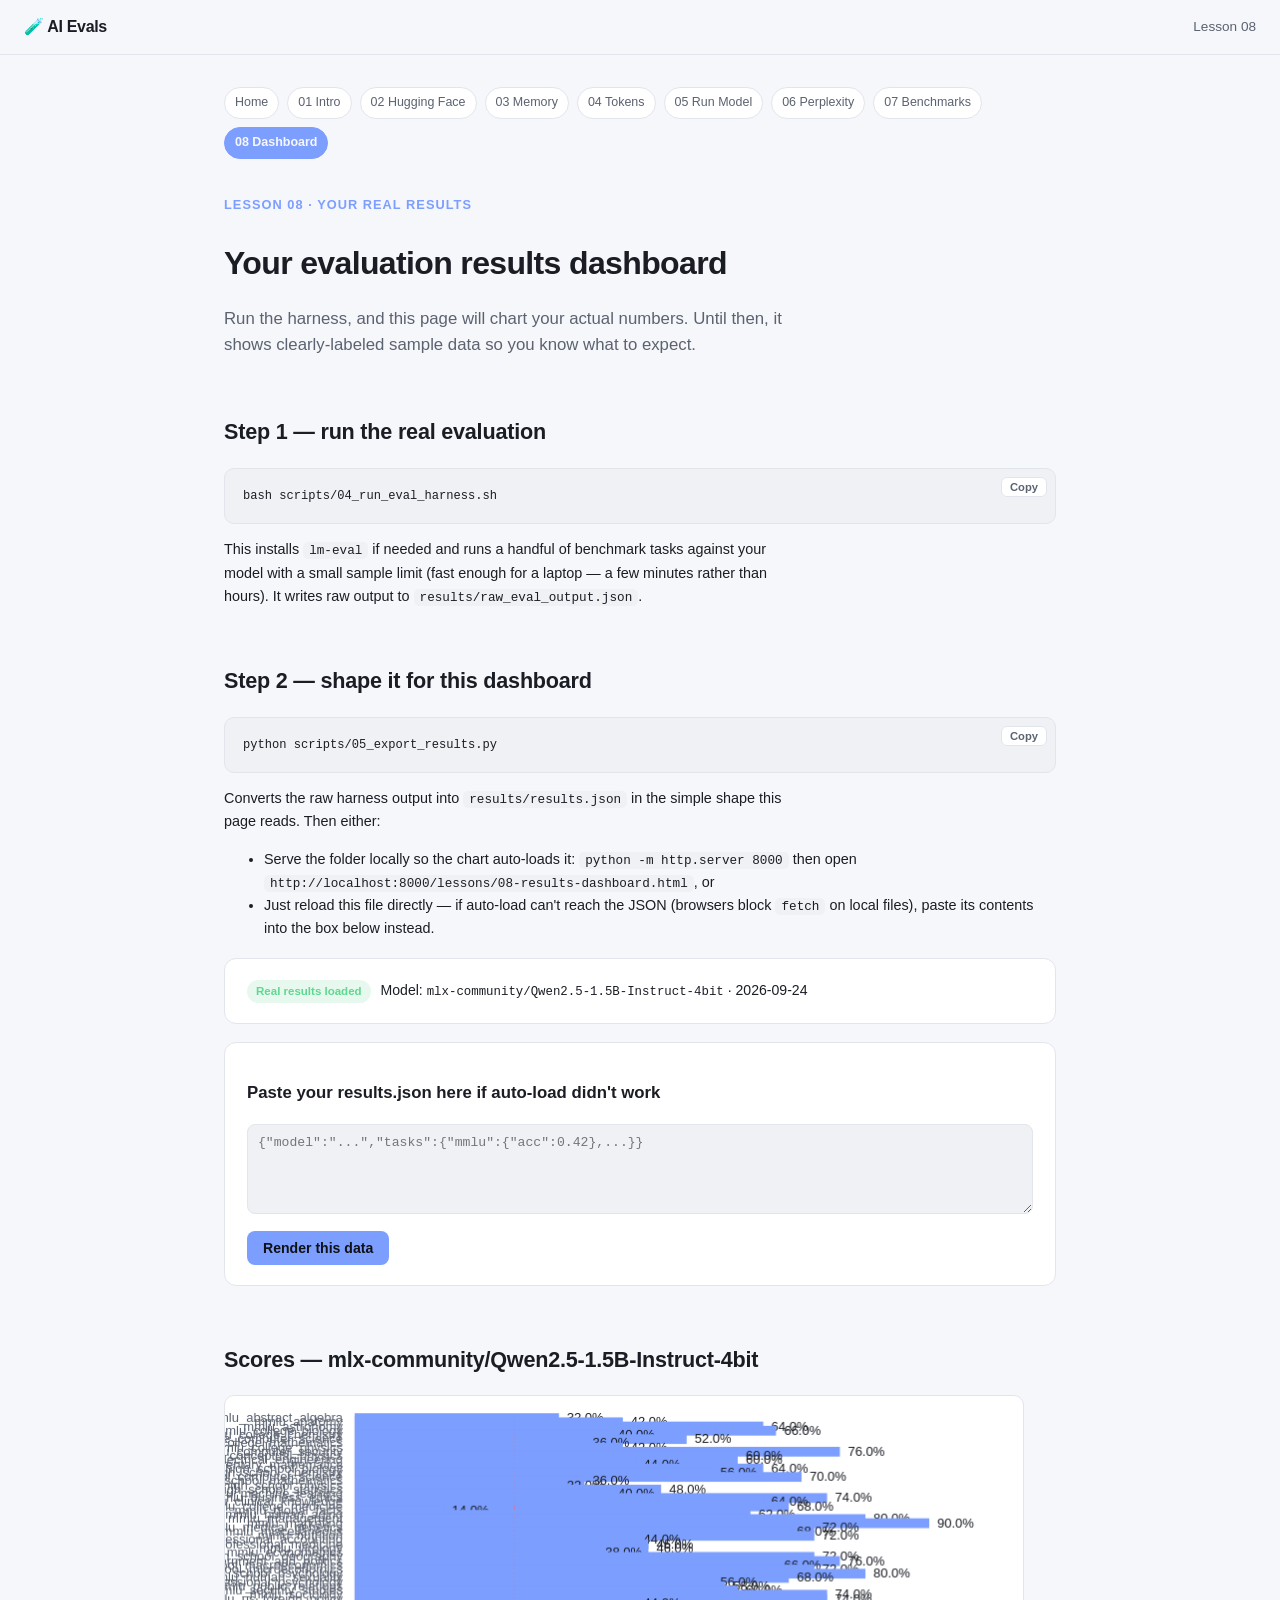
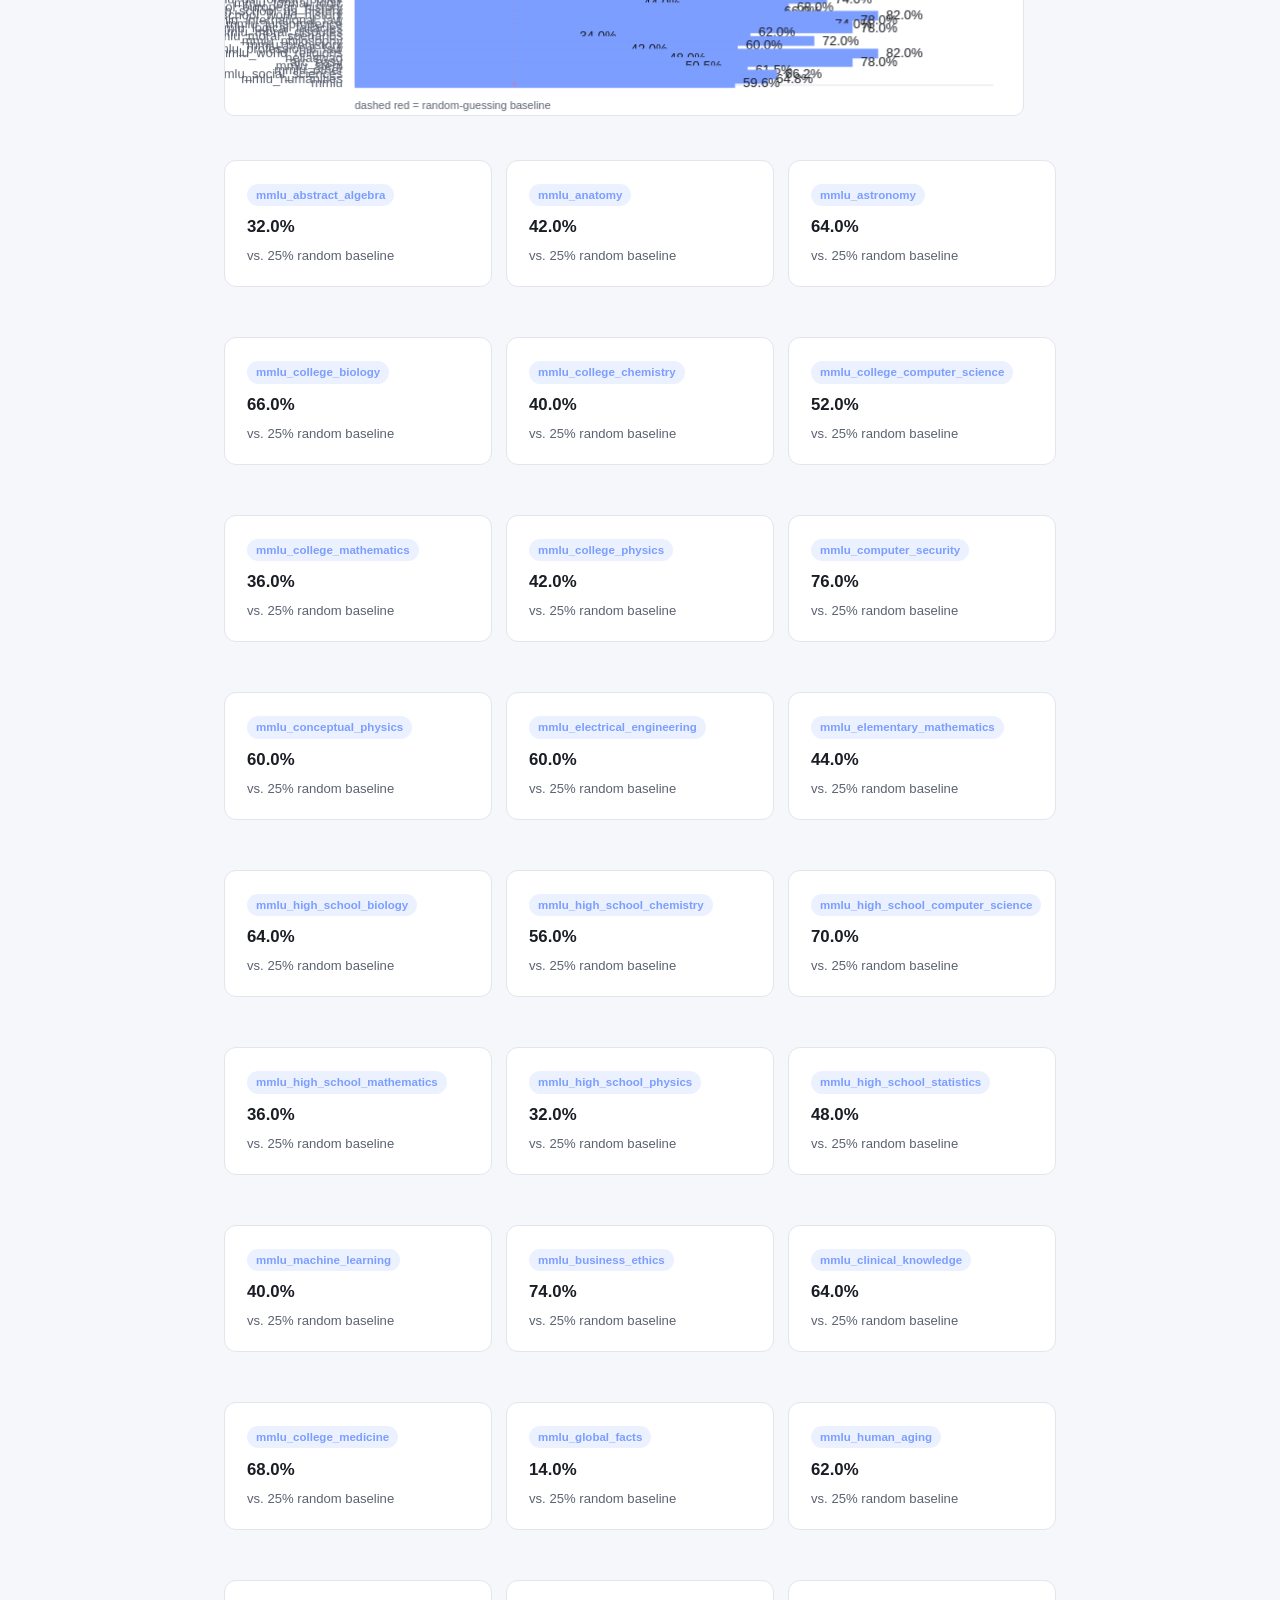
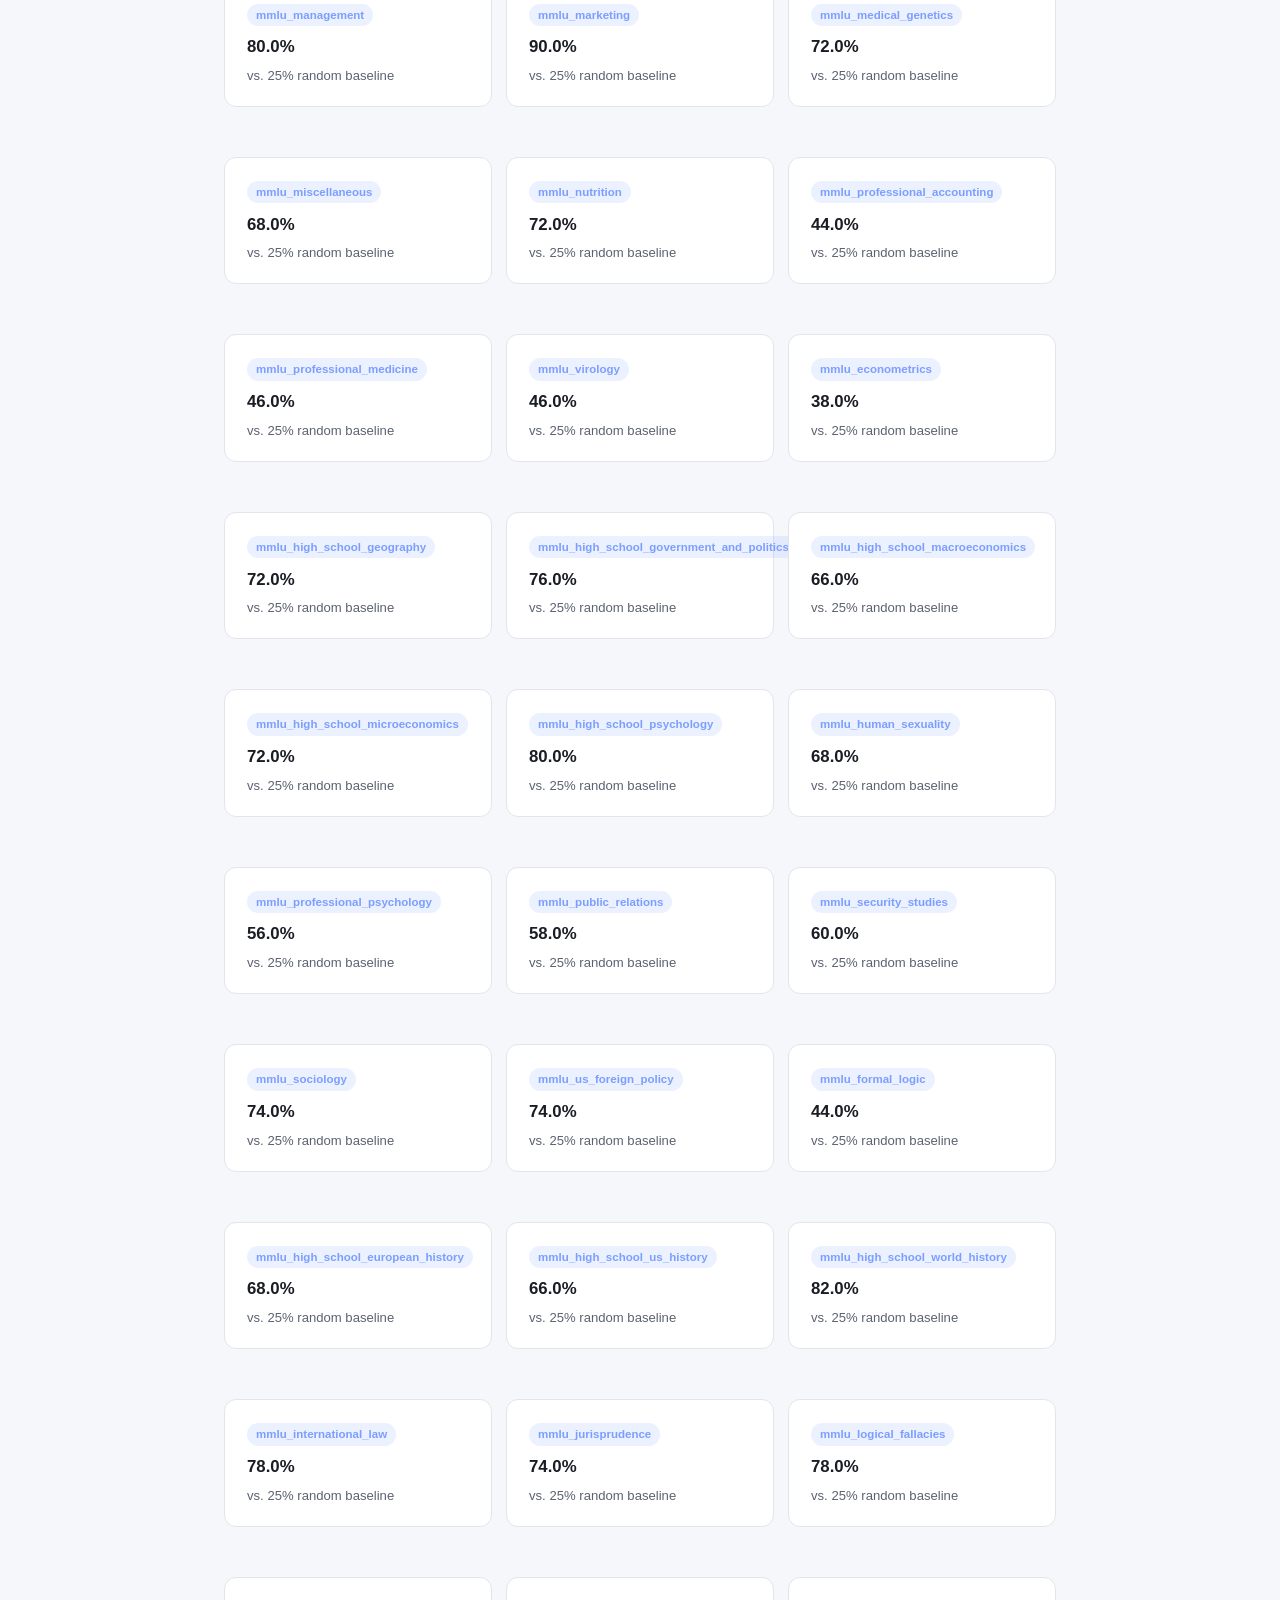
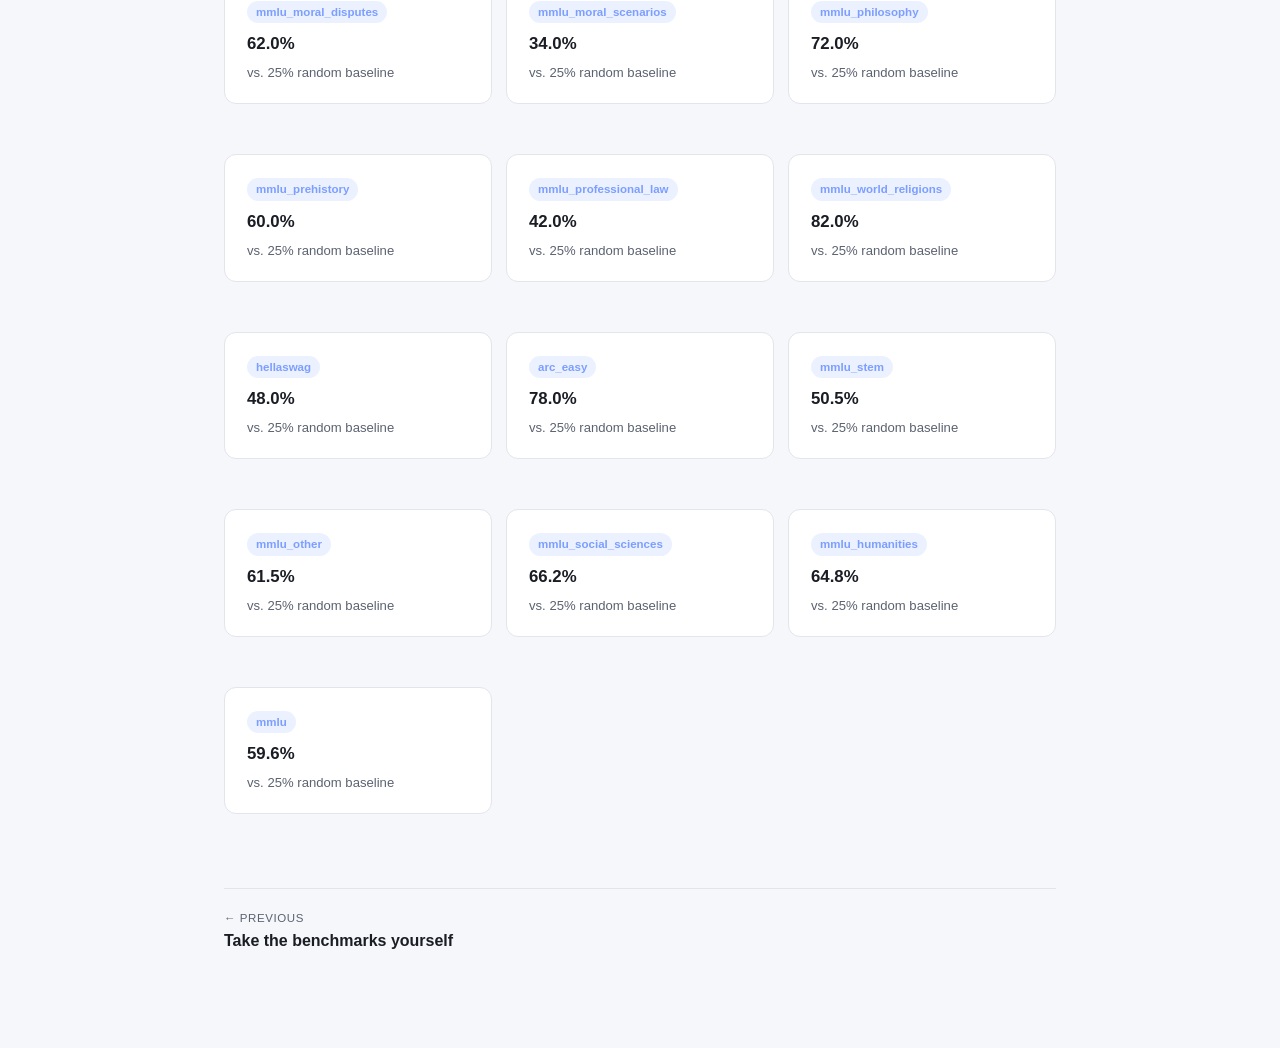
<file: lessons/08-results-dashboard.html>
<!DOCTYPE html>
<html lang="en">
<head>
<meta charset="UTF-8">
<meta name="viewport" content="width=device-width, initial-scale=1.0">
<title>08 · Your Results Dashboard — AI Evals</title>
<link rel="stylesheet" href="css/style.css">
</head>
<body>
<div class="topbar"><a class="brand" href="index.html">🧪 AI Evals</a><span class="crumbs">Lesson 08</span></div>
<div class="wrap">
  <div class="lesson-nav">
    <a href="index.html">Home</a>
    <a href="01-intro-model-evaluation.html">01 Intro</a>
    <a href="02-hugging-face-ecosystem.html">02 Hugging Face</a>
    <a href="03-quantization-memory-calculator.html">03 Memory</a>
    <a href="04-tokenization-playground.html">04 Tokens</a>
    <a href="05-running-mlx-model.html">05 Run Model</a>
    <a href="06-perplexity-explained.html">06 Perplexity</a>
    <a href="07-benchmarks-quiz.html">07 Benchmarks</a>
    <a href="08-results-dashboard.html">08 Dashboard</a>
  </div>

  <span class="kicker">Lesson 08 · Your real results</span>
  <h1>Your evaluation results dashboard</h1>
  <p class="lede">Run the harness, and this page will chart your actual numbers. Until then, it shows clearly-labeled sample data so you know what to expect.</p>

  <h2>Step 1 — run the real evaluation</h2>
  <pre><code>bash scripts/04_run_eval_harness.sh</code></pre>
  <p style="font-size:0.9rem">This installs <code>lm-eval</code> if needed and runs a handful of benchmark tasks against your model with a small sample limit (fast enough for a laptop — a few minutes rather than hours). It writes raw output to <code>results/raw_eval_output.json</code>.</p>

  <h2>Step 2 — shape it for this dashboard</h2>
  <pre><code>python scripts/05_export_results.py</code></pre>
  <p style="font-size:0.9rem">Converts the raw harness output into <code>results/results.json</code> in the simple shape this page reads. Then either:</p>
  <ul style="font-size:0.9rem">
    <li>Serve the folder locally so the chart auto-loads it: <code>python -m http.server 8000</code> then open <code>http://localhost:8000/lessons/08-results-dashboard.html</code>, or</li>
    <li>Just reload this file directly — if auto-load can't reach the JSON (browsers block <code>fetch</code> on local files), paste its contents into the box below instead.</li>
  </ul>

  <div id="statusMsg" class="card" style="font-size:0.88rem"></div>

  <div class="card">
    <h3>Paste your results.json here if auto-load didn't work</h3>
    <textarea id="pasteJson" style="width:100%;min-height:90px;background:var(--code-bg);border:1px solid var(--border);border-radius:8px;color:var(--text);padding:10px;font-family:'SF Mono',Menlo,monospace;font-size:0.82rem" placeholder='{"model":"...","tasks":{"mmlu":{"acc":0.42},...}}'></textarea>
    <button id="renderPasted" style="margin-top:10px">Render this data</button>
  </div>

  <h2 id="chartHeading">Scores</h2>
  <canvas id="chart" width="800" height="320" style="width:100%;max-width:800px;background:var(--bg-card);border:1px solid var(--border);border-radius:10px"></canvas>
  <div class="grid" id="cards"></div>

  <footer class="nextprev">
    <a href="07-benchmarks-quiz.html"><span class="dir">← Previous</span>Take the benchmarks yourself</a>
    <span></span>
  </footer>
</div>
<script src="js/common.js"></script>
<script>
  const SAMPLE_DATA = {
    model: "mlx-community/Qwen2.5-1.5B-Instruct-4bit  (SAMPLE DATA — not yet your real run)",
    date: "sample",
    tasks: {
      mmlu: { acc: 0.47, baseline_random: 0.25 },
      hellaswag: { acc: 0.55, baseline_random: 0.25 },
      arc_easy: { acc: 0.68, baseline_random: 0.25 },
      arc_challenge: { acc: 0.41, baseline_random: 0.25 },
      gsm8k: { acc: 0.32, baseline_random: 0.0 },
    },
  };

  function draw(data) {
    const heading = document.getElementById("chartHeading");
    const isSample = !!(data.date === "sample");
    heading.textContent = isSample ? "Scores (sample data)" : `Scores — ${data.model}`;

    document.getElementById("statusMsg").innerHTML = isSample
      ? `<span class="badge warn">Showing sample data</span> Run the scripts above, then reload this page (ideally via <code>python -m http.server</code>) to see your real numbers.`
      : `<span class="badge good">Real results loaded</span> Model: <code>${data.model}</code>${data.date ? " · " + data.date : ""}`;

    const tasks = Object.entries(data.tasks);
    const canvas = document.getElementById("chart");
    const ctx = canvas.getContext("2d");
    ctx.clearRect(0, 0, canvas.width, canvas.height);

    const padL = 130, padR = 30, padT = 20, padB = 30;
    const w = canvas.width - padL - padR;
    const h = canvas.height - padT - padB;
    const barH = h / tasks.length - 14;

    const textColor = getComputedStyle(document.body).getPropertyValue("--text").trim() || "#e8eaf0";
    const dimColor = getComputedStyle(document.body).getPropertyValue("--text-dim").trim() || "#9aa2b1";
    const accent = getComputedStyle(document.body).getPropertyValue("--accent").trim() || "#7c9eff";
    const border = getComputedStyle(document.body).getPropertyValue("--border").trim() || "#2a2f3a";

    // axis
    ctx.strokeStyle = border;
    ctx.beginPath();
    ctx.moveTo(padL, padT);
    ctx.lineTo(padL, padT + h);
    ctx.lineTo(padL + w, padT + h);
    ctx.stroke();

    tasks.forEach(([name, vals], i) => {
      const y = padT + i * (h / tasks.length) + 7;
      const acc = vals.acc ?? 0;
      const barW = w * acc;

      ctx.fillStyle = dimColor;
      ctx.font = "13px -apple-system, sans-serif";
      ctx.textAlign = "right";
      ctx.fillText(name, padL - 12, y + barH / 2 + 4);

      ctx.fillStyle = accent;
      ctx.fillRect(padL, y, barW, barH);

      if (vals.baseline_random !== undefined) {
        const bx = padL + w * vals.baseline_random;
        ctx.strokeStyle = "#ff6b6b";
        ctx.setLineDash([4, 3]);
        ctx.beginPath();
        ctx.moveTo(bx, y - 2);
        ctx.lineTo(bx, y + barH + 2);
        ctx.stroke();
        ctx.setLineDash([]);
      }

      ctx.fillStyle = textColor;
      ctx.textAlign = "left";
      ctx.fillText((acc * 100).toFixed(1) + "%", padL + barW + 8, y + barH / 2 + 4);
    });

    ctx.fillStyle = dimColor;
    ctx.font = "11px -apple-system, sans-serif";
    ctx.textAlign = "left";
    ctx.fillText("dashed red = random-guessing baseline", padL, padT + h + 24);

    // cards
    const cardsEl = document.getElementById("cards");
    cardsEl.innerHTML = tasks
      .map(([name, vals]) => `
        <div class="card">
          <div class="badge">${name}</div>
          <h3 style="margin:8px 0 0">${((vals.acc ?? 0) * 100).toFixed(1)}%</h3>
          <p style="font-size:0.82rem;color:var(--text-dim);margin:4px 0 0">vs. ${((vals.baseline_random ?? 0) * 100).toFixed(0)}% random baseline</p>
        </div>`)
      .join("");
  }

  async function loadReal() {
    try {
      const res = await fetch("../results/results.json", { cache: "no-store" });
      if (!res.ok) throw new Error("not found");
      const data = await res.json();
      draw(data);
    } catch (e) {
      draw(SAMPLE_DATA);
    }
  }

  document.getElementById("renderPasted").addEventListener("click", () => {
    try {
      const data = JSON.parse(document.getElementById("pasteJson").value);
      draw(data);
    } catch (e) {
      alert("That doesn't look like valid JSON yet: " + e.message);
    }
  });

  loadReal();
</script>
</body>
</html>
</file>
<file: lessons/css/style.css>
:root {
  --bg: #0f1115;
  --bg-elevated: #171a21;
  --bg-card: #1c2029;
  --border: #2a2f3a;
  --text: #e8eaf0;
  --text-dim: #9aa2b1;
  --accent: #7c9eff;
  --accent-2: #ffb86b;
  --good: #5fd88f;
  --bad: #ff6b6b;
  --code-bg: #11141a;
  --radius: 12px;
  --max-w: 880px;
}

@media (prefers-color-scheme: light) {
  :root {
    --bg: #f6f7fb;
    --bg-elevated: #ffffff;
    --bg-card: #ffffff;
    --border: #e2e5ec;
    --text: #1a1d24;
    --text-dim: #5b6270;
    --code-bg: #f0f1f5;
  }
}

* { box-sizing: border-box; }
html { scroll-behavior: smooth; }

body {
  margin: 0;
  background: var(--bg);
  color: var(--text);
  font-family: -apple-system, BlinkMacSystemFont, "SF Pro Text", "Segoe UI", Inter, sans-serif;
  line-height: 1.6;
}

.topbar {
  position: sticky;
  top: 0;
  z-index: 20;
  display: flex;
  align-items: center;
  justify-content: space-between;
  padding: 14px 24px;
  background: rgba(15,17,21,0.85);
  backdrop-filter: blur(10px);
  border-bottom: 1px solid var(--border);
}
@media (prefers-color-scheme: light) {
  .topbar { background: rgba(246,247,251,0.85); }
}
.topbar a.brand { color: var(--text); text-decoration: none; font-weight: 700; letter-spacing: -0.02em; }
.topbar .crumbs { color: var(--text-dim); font-size: 0.85rem; }
.topbar .crumbs a { color: var(--text-dim); }

.wrap {
  max-width: var(--max-w);
  margin: 0 auto;
  padding: 32px 24px 96px;
}

.lesson-nav {
  display: flex;
  flex-wrap: wrap;
  gap: 8px;
  margin: 0 0 32px;
}
.lesson-nav a {
  font-size: 0.78rem;
  padding: 5px 10px;
  border-radius: 999px;
  border: 1px solid var(--border);
  color: var(--text-dim);
  text-decoration: none;
  background: var(--bg-card);
}
.lesson-nav a.current {
  color: var(--bg);
  background: var(--accent);
  border-color: var(--accent);
  font-weight: 600;
}

h1 { font-size: 2rem; letter-spacing: -0.02em; margin-bottom: 6px; }
h2 { font-size: 1.35rem; margin-top: 2.6em; letter-spacing: -0.01em; }
h3 { font-size: 1.05rem; color: var(--text); }
.kicker { color: var(--accent); font-weight: 600; font-size: 0.8rem; text-transform: uppercase; letter-spacing: 0.08em; }
.lede { color: var(--text-dim); font-size: 1.05rem; max-width: 65ch; }
p { max-width: 72ch; }
a { color: var(--accent); }

.card {
  background: var(--bg-card);
  border: 1px solid var(--border);
  border-radius: var(--radius);
  padding: 20px 22px;
  margin: 18px 0;
}
.grid {
  display: grid;
  grid-template-columns: repeat(auto-fit, minmax(220px, 1fr));
  gap: 14px;
  margin: 18px 0;
}

.badge {
  display: inline-block;
  font-size: 0.72rem;
  font-weight: 600;
  padding: 2px 9px;
  border-radius: 999px;
  background: rgba(124,158,255,0.15);
  color: var(--accent);
  margin-right: 6px;
}
.badge.good { background: rgba(95,216,143,0.15); color: var(--good); }
.badge.bad { background: rgba(255,107,107,0.15); color: var(--bad); }
.badge.warn { background: rgba(255,184,107,0.15); color: var(--accent-2); }

pre {
  background: var(--code-bg);
  border: 1px solid var(--border);
  border-radius: 10px;
  padding: 16px 18px;
  overflow-x: auto;
  font-size: 0.86rem;
  position: relative;
}
code {
  font-family: "SF Mono", "Menlo", ui-monospace, monospace;
  font-size: 0.88em;
}
p code, li code { background: var(--code-bg); padding: 1px 6px; border-radius: 5px; }
.copy-btn {
  position: absolute;
  top: 8px; right: 8px;
  font-size: 0.7rem;
  background: var(--bg-elevated);
  border: 1px solid var(--border);
  color: var(--text-dim);
  border-radius: 6px;
  padding: 3px 8px;
  cursor: pointer;
}
.copy-btn:hover { color: var(--text); }

table { width: 100%; border-collapse: collapse; margin: 16px 0; font-size: 0.9rem; }
th, td { text-align: left; padding: 8px 10px; border-bottom: 1px solid var(--border); }
th { color: var(--text-dim); font-weight: 600; font-size: 0.78rem; text-transform: uppercase; letter-spacing: 0.04em; }

.lab {
  border: 1px dashed var(--accent);
  border-radius: var(--radius);
  padding: 18px 20px;
  background: rgba(124,158,255,0.06);
  margin: 22px 0;
}
.lab h3 { margin-top: 0; }
.lab textarea, .lab input[type=text] {
  width: 100%;
  background: var(--code-bg);
  border: 1px solid var(--border);
  border-radius: 8px;
  color: var(--text);
  font-family: "SF Mono", Menlo, monospace;
  font-size: 0.85rem;
  padding: 10px 12px;
}
.lab textarea { min-height: 90px; resize: vertical; }
.save-hint { font-size: 0.75rem; color: var(--text-dim); margin-top: 6px; }

button, .btn {
  background: var(--accent);
  color: #0f1115;
  border: none;
  font-weight: 600;
  padding: 9px 16px;
  border-radius: 8px;
  cursor: pointer;
  font-size: 0.88rem;
}
button.secondary { background: var(--bg-elevated); color: var(--text); border: 1px solid var(--border); }
button:disabled { opacity: 0.5; cursor: default; }

.slider-row { display: flex; align-items: center; gap: 14px; margin: 10px 0; }
.slider-row label { min-width: 160px; font-size: 0.86rem; color: var(--text-dim); }
input[type=range] { flex: 1; accent-color: var(--accent); }
.slider-val { min-width: 70px; text-align: right; font-family: "SF Mono", Menlo, monospace; font-size: 0.85rem; }

.result-box {
  display: flex;
  align-items: baseline;
  gap: 10px;
  padding: 16px 18px;
  border-radius: 10px;
  font-size: 1.4rem;
  font-weight: 700;
  margin: 14px 0;
}
.result-box.fit { background: rgba(95,216,143,0.12); color: var(--good); }
.result-box.tight { background: rgba(255,184,107,0.12); color: var(--accent-2); }
.result-box.no-fit { background: rgba(255,107,107,0.12); color: var(--bad); }
.result-box small { font-size: 0.6em; font-weight: 500; color: var(--text-dim); }

.token {
  display: inline-block;
  padding: 1px 4px;
  margin: 1px;
  border-radius: 4px;
  font-family: "SF Mono", Menlo, monospace;
  font-size: 0.82rem;
}
.tok-a { background: rgba(124,158,255,0.25); }
.tok-b { background: rgba(255,184,107,0.25); }
.tok-c { background: rgba(95,216,143,0.25); }
.tok-d { background: rgba(255,107,107,0.2); }

.quiz-q { margin: 26px 0; padding-bottom: 22px; border-bottom: 1px solid var(--border); }
.quiz-q:last-child { border-bottom: none; }
.quiz-opt {
  display: block;
  width: 100%;
  text-align: left;
  background: var(--bg-card);
  border: 1px solid var(--border);
  color: var(--text);
  padding: 10px 14px;
  margin: 6px 0;
  border-radius: 8px;
  cursor: pointer;
  font-size: 0.92rem;
}
.quiz-opt:hover { border-color: var(--accent); }
.quiz-opt.correct { border-color: var(--good); background: rgba(95,216,143,0.12); }
.quiz-opt.wrong { border-color: var(--bad); background: rgba(255,107,107,0.1); }
.quiz-explain { display: none; margin-top: 8px; font-size: 0.88rem; color: var(--text-dim); }
.quiz-score { position: sticky; bottom: 16px; float: right; background: var(--bg-elevated); border: 1px solid var(--border); padding: 8px 14px; border-radius: 999px; font-size: 0.82rem; }

footer.nextprev { display: flex; justify-content: space-between; margin-top: 56px; padding-top: 20px; border-top: 1px solid var(--border); }
footer.nextprev a { text-decoration: none; color: var(--text); font-weight: 600; }
footer.nextprev .dir { display: block; font-size: 0.72rem; color: var(--text-dim); font-weight: 500; text-transform: uppercase; letter-spacing: 0.05em; }

.hw-strip { display: flex; gap: 18px; flex-wrap: wrap; margin: 20px 0; }
.hw-strip .stat { flex: 1; min-width: 130px; background: var(--bg-card); border: 1px solid var(--border); border-radius: 10px; padding: 14px 16px; }
.hw-strip .stat .n { font-size: 1.5rem; font-weight: 700; color: var(--accent); }
.hw-strip .stat .l { font-size: 0.76rem; color: var(--text-dim); text-transform: uppercase; letter-spacing: 0.04em; }
</file>
